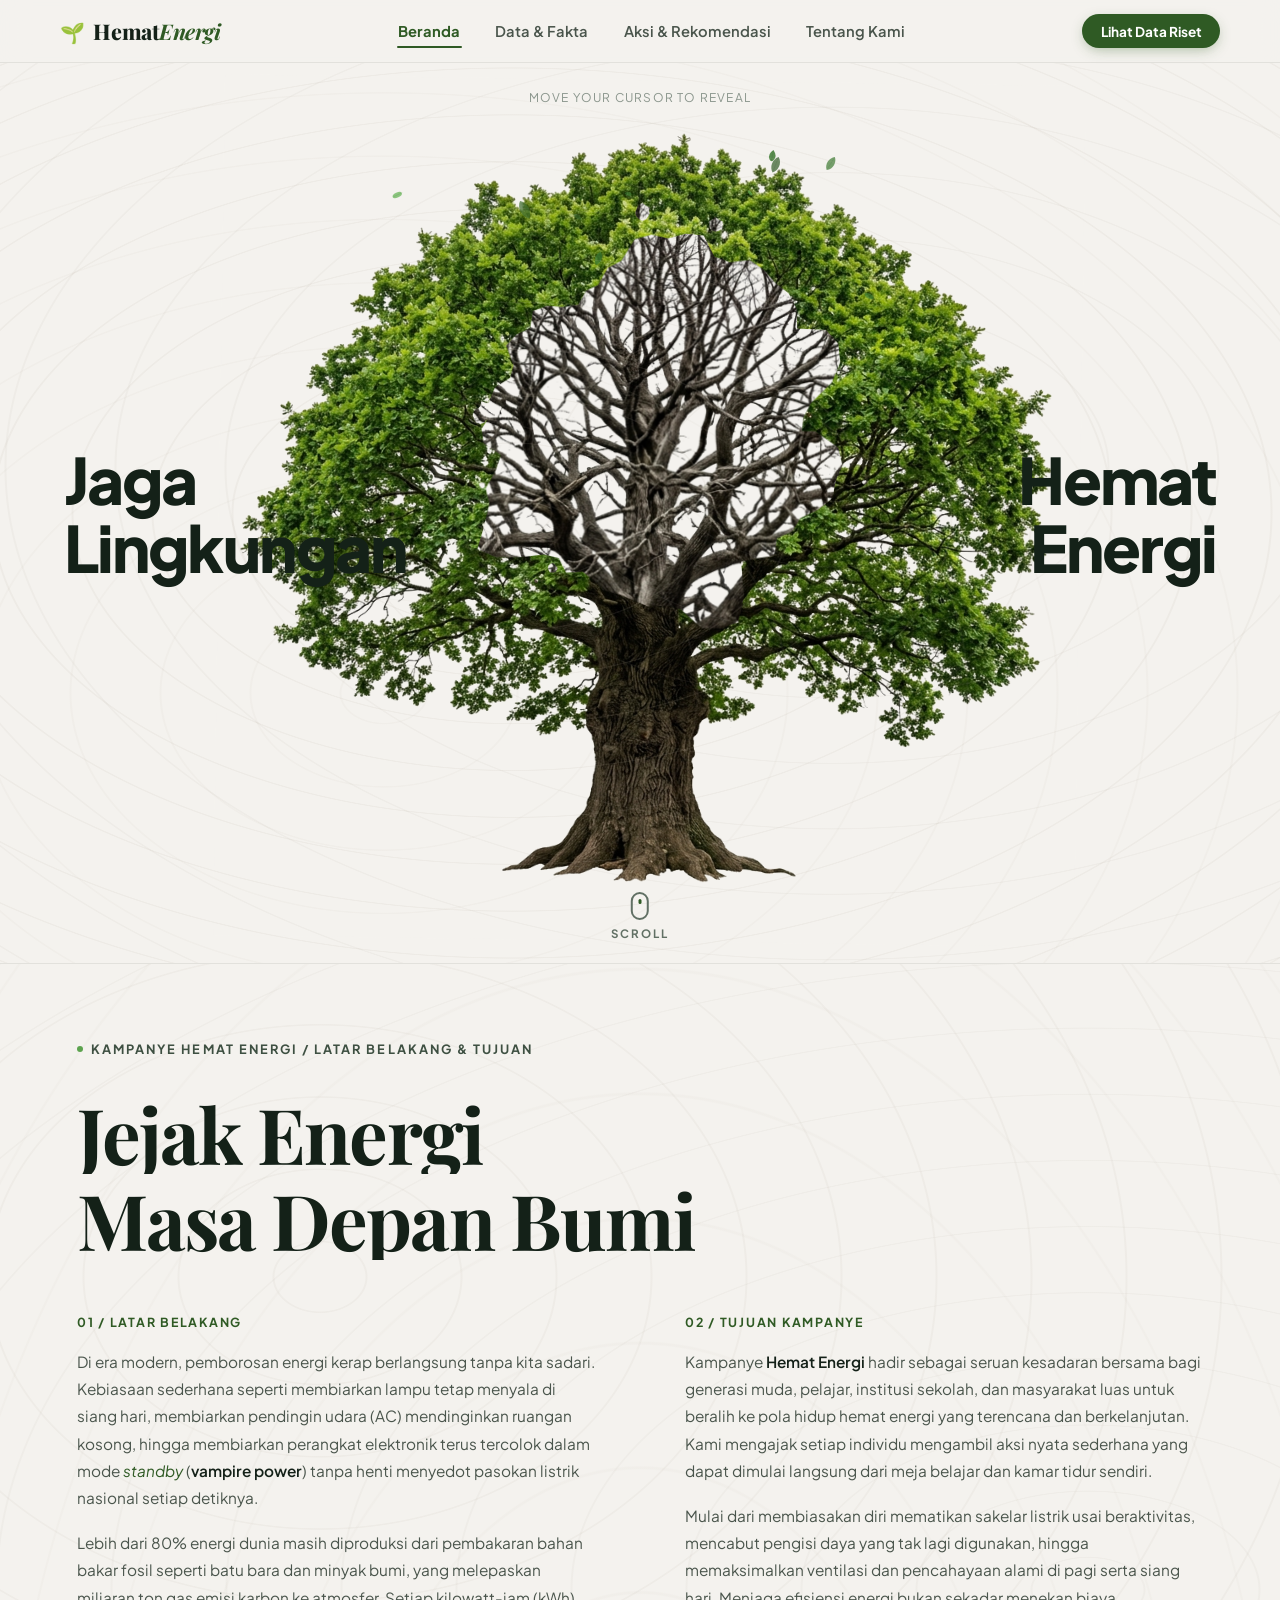
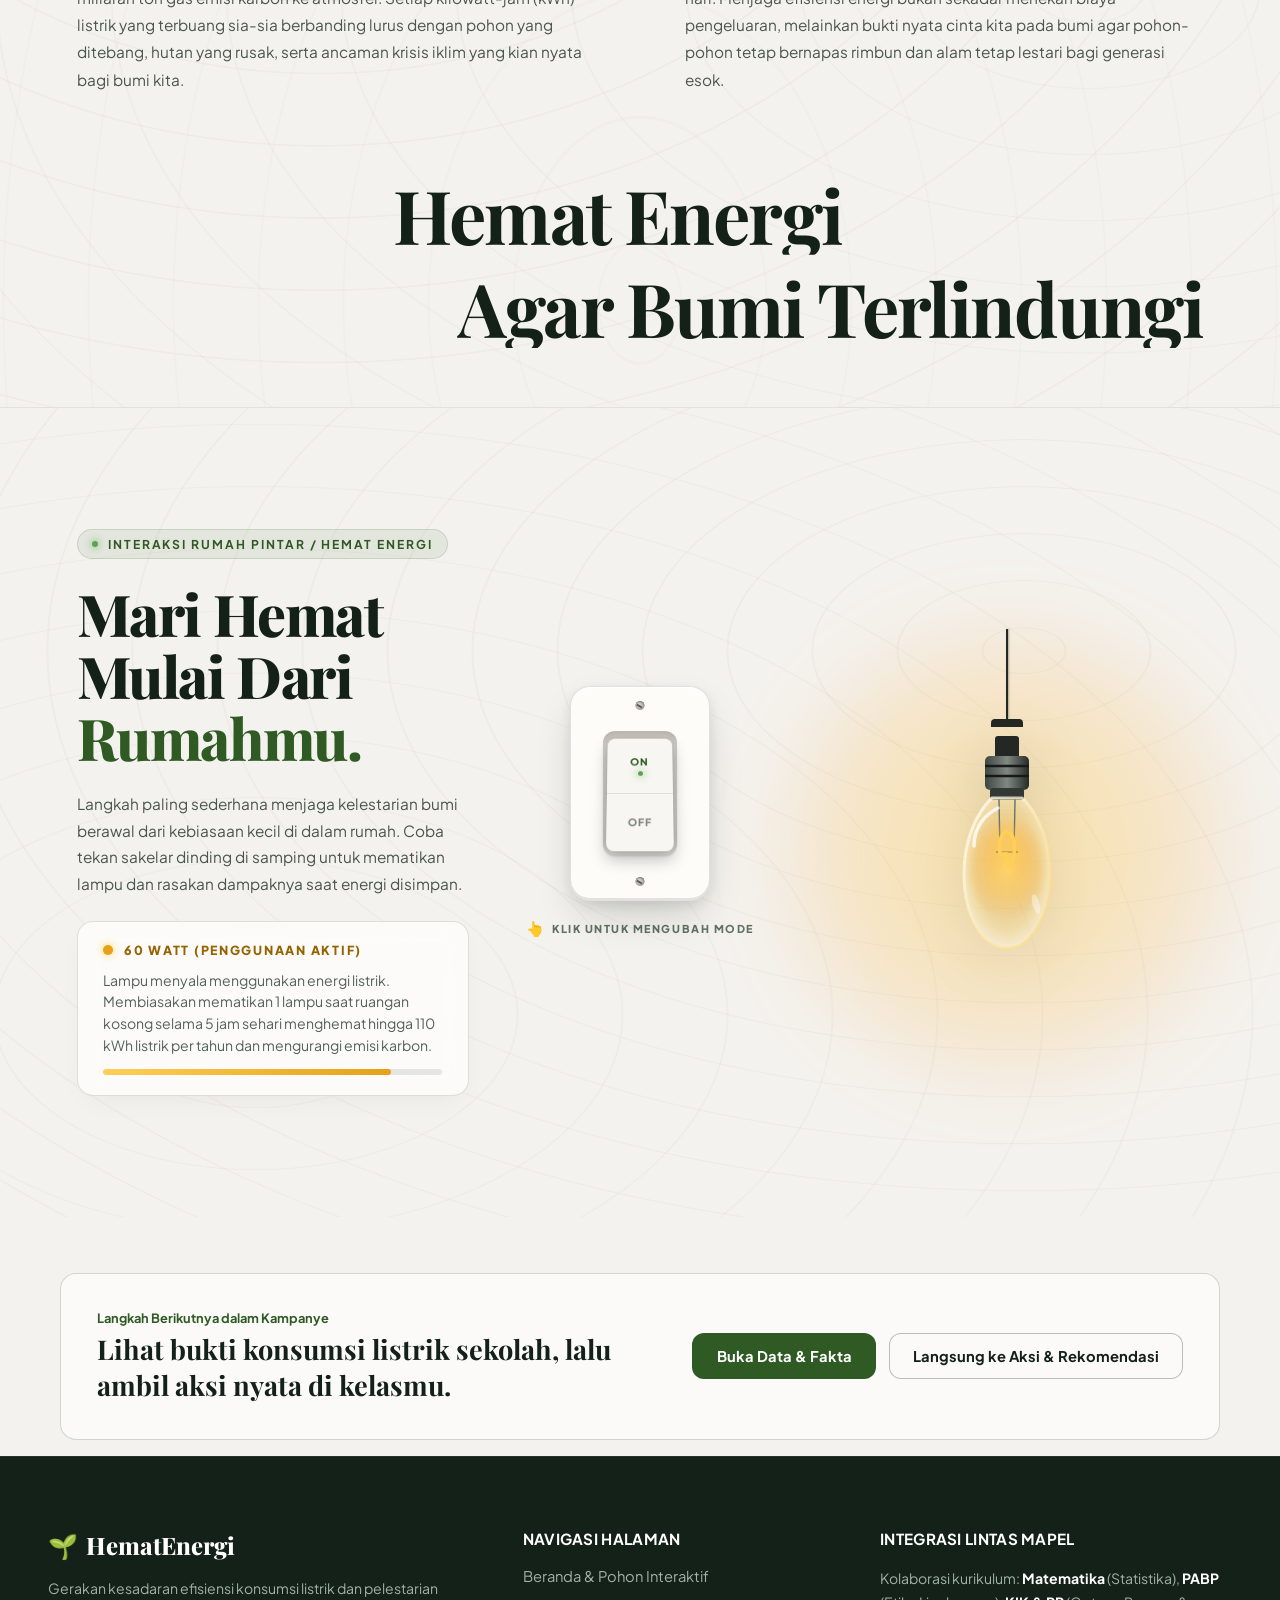
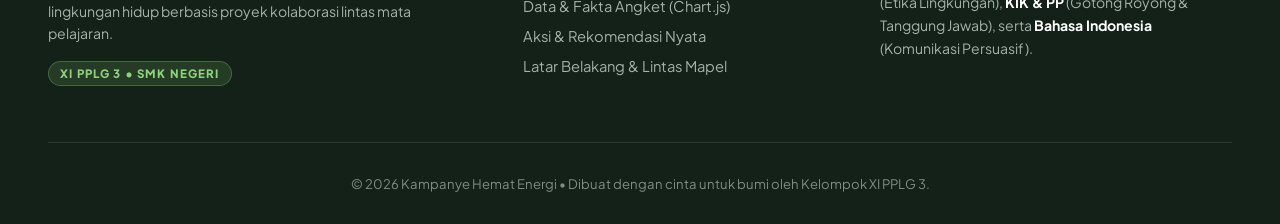
<file: index.html>
<!DOCTYPE html>
<html lang="en">

<head>
  <meta charset="UTF-8">
  <meta name="viewport" content="width=device-width, initial-scale=1.0">
  <title>HematEnergi – Save Energy, Save Nature</title>
  <link rel="preconnect" href="https://fonts.googleapis.com">
  <link rel="preconnect" href="https://fonts.gstatic.com" crossorigin>
  <link
    href="https://fonts.googleapis.com/css2?family=Playfair+Display:ital,wght@0,600;0,700;0,800;1,600&family=Plus+Jakarta+Sans:wght@400;500;600;700;800&display=swap"
    rel="stylesheet">
  <link rel="stylesheet" href="style.css?v=5">
</head>

<body>

  <!-- ═══════════════════════════════════════════════════════
       NAVBAR BERSAMA (SHARED NAVBAR)
       ═══════════════════════════════════════════════════════ -->
  <header class="site-header" id="siteHeader">
    <div class="header-container">
      <a href="index.html" class="nav-brand">
        <span class="brand-icon">🌱</span>
        <span class="brand-text">Hemat<span class="brand-highlight">Energi</span></span>
      </a>

      <nav class="nav-menu" id="navMenu" aria-label="Navigasi utama">
        <a href="index.html" class="nav-link active" aria-current="page">Beranda</a>
        <a href="data.html" class="nav-link">Data &amp; Fakta</a>
        <a href="aksi.html" class="nav-link">Aksi &amp; Rekomendasi</a>
        <a href="tentang.html" class="nav-link">Tentang Kami</a>
      </nav>

      <div class="header-actions">
        <a href="data.html" class="nav-cta-btn">Lihat Data Riset</a>
        <button type="button" class="mobile-toggle" id="mobileToggle" aria-label="Buka menu navigasi"
          aria-expanded="false" aria-controls="navMenu">
          <span class="mobile-toggle-bars" aria-hidden="true">
            <span></span>
            <span></span>
            <span></span>
          </span>
          <span class="mobile-toggle-label">Menu</span>
        </button>
      </div>
    </div>
  </header>

  <!-- ═══════════════════════════════════════════════════════
       SECTION 1: HERO SECTION POHON INTERAKTIF
       ═══════════════════════════════════════════════════════ -->
  <section class="hero" id="hero">
    <span class="cursor-hint" id="cursorHint">Move your cursor to reveal</span>

    <!-- Side headings -->
    <div class="side-heading side-heading--left">
      Jaga<br>Lingkungan
    </div>
    <div class="side-heading side-heading--right">
      Hemat<br>Energi
    </div>

    <div class="tree-container" id="treeContainer">
      <!-- Base: living tree -->
      <img src="./public/living-tree.png" alt="Living tree" class="tree-living" id="livingTreeImg" />

      <!-- Reveal: dead tree (masked by canvas) -->
      <img src="./public/dead-tree.png" alt="Dead tree" class="tree-dead" id="deadTreeImg"
        style="visibility: hidden;" />

      <!-- Canvas draws the composite: dead-tree clipped by ink mask -->
      <canvas id="inkCanvas"></canvas>
    </div>

    <!-- Falling leaves overlay (hero container) -->
    <canvas id="leavesCanvas"></canvas>

    <!-- Scroll down indicator -->
    <a href="#campaignSection" class="hero-scroll-indicator" id="scrollIndicator" aria-label="Gulir ke bawah">
      <div class="scroll-mouse">
        <div class="scroll-wheel"></div>
      </div>
      <span>Scroll</span>
    </a>
  </section>

  <!-- ═══════════════════════════════════════════════════════
       SECTION 2: LATAR BELAKANG & TUJUAN KAMPANYE
       (Tata Letak Sesuai Referensi Gambar)
       ═══════════════════════════════════════════════════════ -->
  <section class="campaign-section" id="campaignSection">
    <div class="campaign-container">

      <!-- Eyebrow (Teks Kecil di Kiri Atas) -->
      <div class="campaign-eyebrow fade-item fade-delay-eyebrow">
        <span class="eyebrow-dot"></span>
        KAMPANYE HEMAT ENERGI / LATAR BELAKANG &amp; TUJUAN
      </div>

      <!-- Judul Utama 2 Baris: High Line Reveal (Block Highlighter Wipe) -->
      <h2 class="campaign-title">
        <span class="reveal-line-wrap">
          <span class="reveal-block reveal-block-line-1"></span>
          <span class="reveal-text reveal-text-line-1">Jejak Energi</span>
        </span>
        <span class="reveal-line-wrap">
          <span class="reveal-block reveal-block-line-2"></span>
          <span class="reveal-text reveal-text-line-2">Masa Depan Bumi</span>
        </span>
      </h2>

      <!-- Grid 2 Kolom Paragraf di Bagian Tengah -->
      <div class="campaign-grid">
        <!-- Kolom Kiri: Latar Belakang & Cerita Singkat -->
        <div class="campaign-col fade-item fade-delay-col-1">
          <div class="col-title">01 / Latar Belakang</div>
          <p class="campaign-desc">
            Di era modern, pemborosan energi kerap berlangsung tanpa kita sadari. Kebiasaan sederhana seperti membiarkan
            lampu tetap menyala di siang hari, membiarkan pendingin udara (AC) mendinginkan ruangan kosong, hingga
            membiarkan perangkat elektronik terus tercolok dalam mode <em>standby</em> (<strong>vampire power</strong>)
            tanpa henti menyedot pasokan listrik nasional setiap detiknya.
          </p>
          <p class="campaign-desc">
            Lebih dari 80% energi dunia masih diproduksi dari pembakaran bahan bakar fosil seperti batu bara dan minyak
            bumi, yang melepaskan miliaran ton gas emisi karbon ke atmosfer. Setiap kilowatt-jam (kWh) listrik yang
            terbuang sia-sia berbanding lurus dengan pohon yang ditebang, hutan yang rusak, serta ancaman krisis iklim
            yang kian nyata bagi bumi kita.
          </p>
        </div>

        <!-- Kolom Kanan: Tujuan Kampanye -->
        <div class="campaign-col fade-item fade-delay-col-2">
          <div class="col-title">02 / Tujuan Kampanye</div>
          <p class="campaign-desc">
            Kampanye <strong>Hemat Energi</strong> hadir sebagai seruan kesadaran bersama bagi generasi muda, pelajar,
            institusi sekolah, dan masyarakat luas untuk beralih ke pola hidup hemat energi yang terencana dan
            berkelanjutan. Kami mengajak setiap individu mengambil aksi nyata sederhana yang dapat dimulai langsung dari
            meja belajar dan kamar tidur sendiri.
          </p>
          <p class="campaign-desc">
            Mulai dari membiasakan diri mematikan sakelar listrik usai beraktivitas, mencabut pengisi daya yang tak lagi
            digunakan, hingga memaksimalkan ventilasi dan pencahayaan alami di pagi serta siang hari. Menjaga efisiensi
            energi bukan sekadar menekan biaya pengeluaran, melainkan bukti nyata cinta kita pada bumi agar pohon-pohon
            tetap bernapas rimbun dan alam tetap lestari bagi generasi esok.
          </p>
        </div>
      </div>

      <!-- Penutup Kampanye: High Line Reveal (Block Highlighter Wipe) -->
      <div class="campaign-closing-area">
        <h3 class="campaign-closing-title" id="campaignClosingTitle">
          <span class="reveal-line-wrap">
            <span class="reveal-block reveal-block-closing-1"></span>
            <span class="reveal-text reveal-text-closing-1">Hemat Energi</span>
          </span>
          <span class="reveal-line-wrap">
            <span class="reveal-block reveal-block-closing-2"></span>
            <span class="reveal-text reveal-text-closing-2">Agar Bumi Terlindungi</span>
          </span>
        </h3>
      </div>

    </div>
  </section>

  <!-- ═══════════════════════════════════════════════════════
       SECTION 3: SMART HOME ENERGY SWITCH
       ═══════════════════════════════════════════════════════ -->
  <section class="switch-section light-on" id="smartSwitchSection">
    <div class="switch-container">
      <div class="switch-grid">

        <!-- Column 1 (Left): Bold Editorial Call-To-Action -->
        <div class="switch-col-left">
          <div class="switch-eyebrow">
            <span class="switch-eyebrow-dot"></span>
            <span>INTERAKSI RUMAH PINTAR / HEMAT ENERGI</span>
          </div>

          <h2 class="switch-heading">
            <span>Mari Hemat</span>
            <span>Mulai Dari</span>
            <span class="switch-heading-highlight">Rumahmu.</span>
          </h2>

          <p class="switch-subcaption">
            Langkah paling sederhana menjaga kelestarian bumi berawal dari kebiasaan kecil di dalam rumah. Coba tekan
            sakelar dinding di samping untuk mematikan lampu dan rasakan dampaknya saat energi disimpan.
          </p>

          <!-- Interactive Live Energy Metric Status Card -->
          <div class="energy-status-card" id="energyStatusCard">
            <div class="energy-status-header">
              <span class="status-indicator-dot" id="statusDot"></span>
              <span class="status-indicator-label" id="statusLabel">60 WATT (PENGGUNAAN AKTIF)</span>
            </div>
            <p class="status-dynamic-text" id="statusDesc">
              Lampu menyala menggunakan energi listrik. Membiasakan mematikan 1 lampu saat ruangan kosong selama 5 jam
              sehari menghemat hingga 110 kWh listrik per tahun dan mengurangi emisi karbon.
            </p>
            <div class="status-meter-bar">
              <div class="status-meter-fill" id="statusMeterFill"></div>
            </div>
          </div>
        </div>

        <!-- Column 2 (Center): Tactile Minimalist 3D Rocker Wall Switch -->
        <div class="switch-col-center">
          <div class="tactile-switch-wrap">
            <div class="wall-plate" id="wallLightSwitch" role="button" tabindex="0" aria-label="Sakelar Lampu Pintar">
              <!-- Screws -->
              <div class="plate-screw plate-screw--top"><span class="screw-slot"></span></div>
              <div class="plate-screw plate-screw--bottom"><span class="screw-slot"></span></div>

              <!-- Recessed Switch Housing / Bezel -->
              <div class="plate-recess">
                <div class="rocker-switch" id="rockerPaddle">
                  <div class="rocker-face rocker-face--top">
                    <span class="rocker-text">ON</span>
                    <span class="rocker-led" id="rockerLed"></span>
                  </div>
                  <div class="rocker-face rocker-face--bottom">
                    <span class="rocker-text">OFF</span>
                  </div>
                </div>
              </div>
            </div>
            <div class="switch-click-hint">
              <span class="click-hint-icon">👆</span>
              <span class="click-hint-text">KLIK UNTUK MENGUBAH MODE</span>
            </div>
          </div>
        </div>

        <!-- Column 3 (Right): Swaying 3D Hanging Pendant Light Bulb -->
        <div class="switch-col-right" id="bulbInteractiveZone">
          <!-- Ambient Radial Light Aura -->
          <div class="ambient-light-aura" id="ambientLightAura"></div>

          <!-- Hanging Pendant Assembly (Pendulum Sway) -->
          <div class="hanging-pendant" id="hangingPendant">
            <!-- Suspended Ceiling Cord -->
            <div class="pendant-cord-line"></div>

            <!-- Ceiling Canopy Mount -->
            <div class="pendant-canopy"></div>

            <!-- Bulb & Fixture Container -->
            <div class="pendant-bulb-unit">
              <!-- SVG Realistic 3D Glass Pendant Bulb -->
              <svg class="bulb-svg" viewBox="0 0 170 270" width="170" height="270" fill="none"
                xmlns="http://www.w3.org/2000/svg">
                <!-- Socket Fixture / Metal Cap -->
                <rect x="73" y="10" width="24" height="22" rx="3" fill="#242825" />
                <rect x="63" y="30" width="44" height="34" rx="5" fill="url(#pendantSocketGrad)" />
                <line x1="63" y1="40" x2="107" y2="40" stroke="#171a18" stroke-width="2.5" />
                <line x1="63" y1="50" x2="107" y2="50" stroke="#171a18" stroke-width="2.5" />
                <rect x="68" y="62" width="34" height="12" rx="3" fill="#323834" />

                <!-- Glow Aura Inside Glass (ON state) -->
                <ellipse class="svg-filament-aura" id="svgFilamentAura" cx="85" cy="142" rx="42" ry="52"
                  fill="url(#innerWarmGlow)" />

                <!-- Bulb Glass Teardrop Envelope -->
                <path class="bulb-glass-contour" id="bulbGlassContour"
                  d="M70 72 C70 72, 42 96, 42 148 C42 192, 62 222, 85 222 C108 222, 128 192, 128 148 C128 96, 100 72, 100 72 Z"
                  fill="url(#glassTintGrad)" stroke="url(#glassEdgeGrad)" stroke-width="3" />

                <!-- Filament Internal Support Mounts -->
                <line x1="77" y1="74" x2="78" y2="128" stroke="#666f68" stroke-width="1.4" stroke-linecap="round" />
                <line x1="93" y1="74" x2="92" y2="128" stroke="#666f68" stroke-width="1.4" stroke-linecap="round" />
                <line x1="74" y1="126" x2="96" y2="126" stroke="#555c57" stroke-width="1.2" />

                <!-- Tungsten Coiled Filament Path -->
                <path class="bulb-tungsten-filament" id="tungstenFilament"
                  d="M78 128 C76 112, 81 106, 85 106 C89 106, 94 112, 92 128 C89 144, 85 144, 85 128 Z" fill="none"
                  stroke="#ffcf56" stroke-width="3.5" stroke-linecap="round" stroke-linejoin="round" />

                <!-- Realistic Glass Specular Curve Reflections -->
                <path d="M52 120 C52 100, 64 88, 76 82" stroke="rgba(255, 255, 255, 0.75)" stroke-width="3.5"
                  stroke-linecap="round" />
                <ellipse cx="114" cy="178" rx="3.5" ry="10" fill="rgba(255, 255, 255, 0.4)"
                  transform="rotate(-15 114 178)" />

                <!-- Shading and Gradient Definitions -->
                <defs>
                  <linearGradient id="pendantSocketGrad" x1="0" y1="0" x2="1" y2="0">
                    <stop offset="0%" stop-color="#404642" />
                    <stop offset="50%" stop-color="#808882" />
                    <stop offset="100%" stop-color="#262a27" />
                  </linearGradient>

                  <!-- Dynamic Glass Tint -->
                  <radialGradient id="glassTintGrad" cx="50%" cy="46%" r="54%">
                    <stop id="glassStop1" offset="0%" stop-color="rgba(255, 235, 160, 0.38)" />
                    <stop id="glassStop2" offset="65%" stop-color="rgba(255, 210, 100, 0.18)" />
                    <stop id="glassStop3" offset="100%" stop-color="rgba(255, 255, 255, 0.45)" />
                  </radialGradient>

                  <!-- Glass Edge Highlight -->
                  <linearGradient id="glassEdgeGrad" x1="0" y1="0" x2="1" y2="1">
                    <stop id="edgeStop1" offset="0%" stop-color="rgba(255, 255, 255, 0.85)" />
                    <stop id="edgeStop2" offset="100%" stop-color="rgba(255, 215, 110, 0.55)" />
                  </linearGradient>

                  <!-- Inner Warm Light Glow -->
                  <radialGradient id="innerWarmGlow" cx="50%" cy="50%" r="50%">
                    <stop id="glowStop1" offset="0%" stop-color="rgba(255, 207, 86, 0.95)" />
                    <stop id="glowStop2" offset="55%" stop-color="rgba(255, 175, 45, 0.4)" />
                    <stop id="glowStop3" offset="100%" stop-color="rgba(255, 140, 20, 0)" />
                  </radialGradient>
                </defs>
              </svg>
            </div>
          </div>

          <!-- Floating Eco Savings Badge (Appears when Light is OFF) -->
          <div class="eco-save-badge" id="ecoSaveBadge">
            <span class="eco-save-icon">🌱</span>
            <div class="eco-save-info">
              <span class="eco-save-title">Mode Hemat Daya Aktif</span>
              <span class="eco-save-metric">100% Efisiensi Listrik • Emisi Tercegah</span>
            </div>
          </div>
        </div>

      </div>
    </div>
  </section>

  <!-- ═══════════════════════════════════════════════════════
       ALUR KAMPANYE: BERANDA -> DATA -> AKSI
       ═══════════════════════════════════════════════════════ -->
  <section class="bridge-section" aria-label="Lanjutkan alur kampanye">
    <div class="flow-strip-box">
      <div class="flow-strip-copy">
        <p class="flow-strip-label">Langkah Berikutnya dalam Kampanye</p>
        <h2 class="flow-strip-title">Lihat bukti konsumsi listrik sekolah, lalu ambil aksi nyata di kelasmu.</h2>
      </div>
      <div class="flow-strip-links">
        <a href="data.html" class="aksi-btn-primary">Buka Data &amp; Fakta</a>
        <a href="aksi.html" class="aksi-btn-secondary">Langsung ke Aksi &amp; Rekomendasi</a>
      </div>
    </div>
  </section>

  <!-- ═══════════════════════════════════════════════════════
       FOOTER BERSAMA (SHARED FOOTER)
       ═══════════════════════════════════════════════════════ -->
  <footer class="site-footer">
    <div class="footer-container">
      <div class="footer-col-brand">
        <div class="footer-brand">
          <span class="footer-logo-icon">🌱</span>
          <span class="footer-logo-text">HematEnergi</span>
        </div>
        <p class="footer-tagline">
          Gerakan kesadaran efisiensi konsumsi listrik dan pelestarian lingkungan hidup berbasis proyek kolaborasi lintas mata pelajaran.
        </p>
        <div class="footer-badge">
          <span>XI PPLG 3 • SMK Negeri</span>
        </div>
      </div>

      <div class="footer-col-links">
        <h4 class="footer-title">Navigasi Halaman</h4>
        <ul class="footer-nav-list">
          <li><a href="index.html">Beranda &amp; Pohon Interaktif</a></li>
          <li><a href="data.html">Data &amp; Fakta Angket (Chart.js)</a></li>
          <li><a href="aksi.html">Aksi &amp; Rekomendasi Nyata</a></li>
          <li><a href="tentang.html">Latar Belakang &amp; Lintas Mapel</a></li>
        </ul>
      </div>

      <div class="footer-col-mapel">
        <h4 class="footer-title">Integrasi Lintas Mapel</h4>
        <p class="footer-mapel-text">
          Kolaborasi kurikulum: <strong>Matematika</strong> (Statistika), <strong>PABP</strong> (Etika Lingkungan), <strong>KIK &amp; PP</strong> (Gotong Royong &amp; Tanggung Jawab), serta <strong>Bahasa Indonesia</strong> (Komunikasi Persuasif).
        </p>
      </div>
    </div>

    <div class="footer-bottom-bar">
      <p>&copy; 2026 Kampanye Hemat Energi • Dibuat dengan cinta untuk bumi oleh Kelompok XI PPLG 3.</p>
    </div>
  </footer>

  <script src="script.js"></script>

  <!-- Mobile Toggle Menu Script -->
  <script>
    const mobileToggle = document.getElementById("mobileToggle");
    const navMenu = document.getElementById("navMenu");
    if (mobileToggle && navMenu) {
      mobileToggle.addEventListener("click", () => {
        const isOpen = navMenu.classList.toggle("open");
        mobileToggle.setAttribute("aria-expanded", String(isOpen));
      });
      document.addEventListener("keydown", (e) => {
        if (e.key === "Escape" && navMenu.classList.contains("open")) {
          navMenu.classList.remove("open");
          mobileToggle.setAttribute("aria-expanded", "false");
          mobileToggle.focus();
        }
      });
    }
  </script>

</body>

</html>
</file>
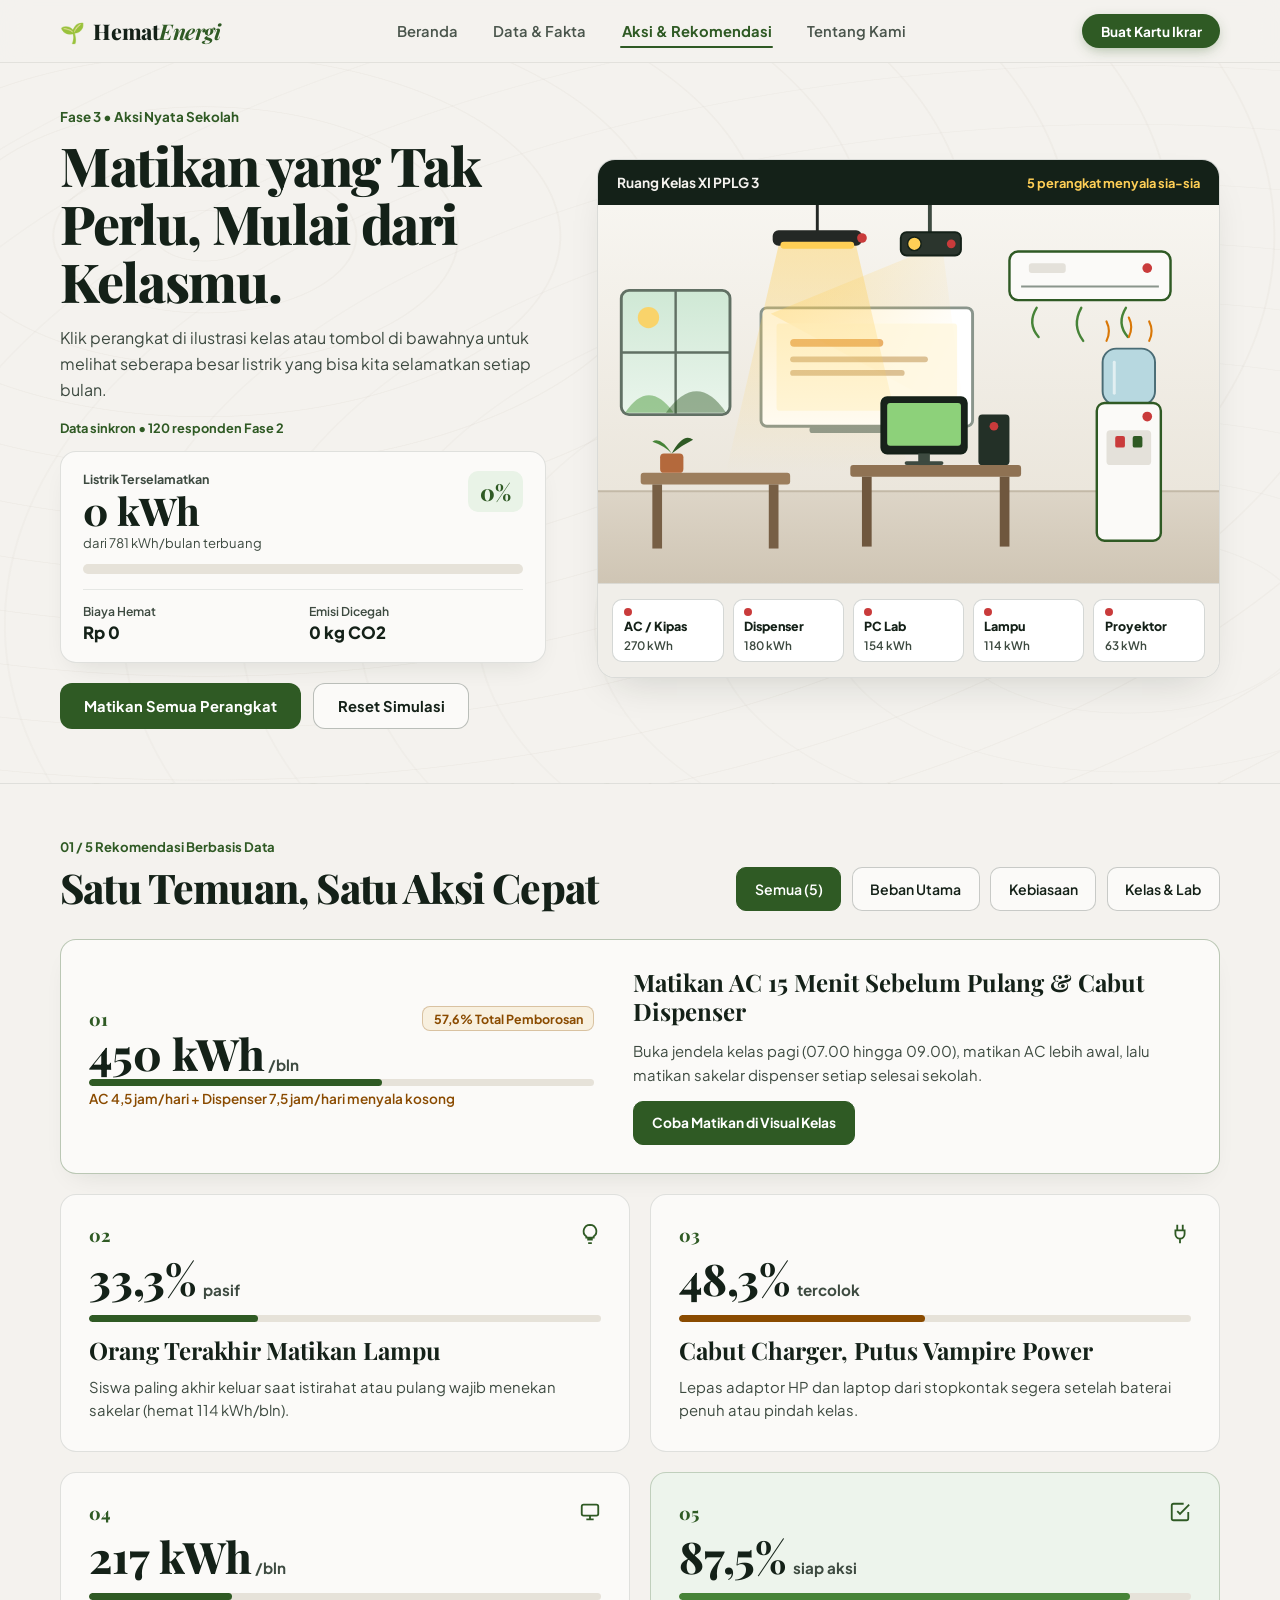
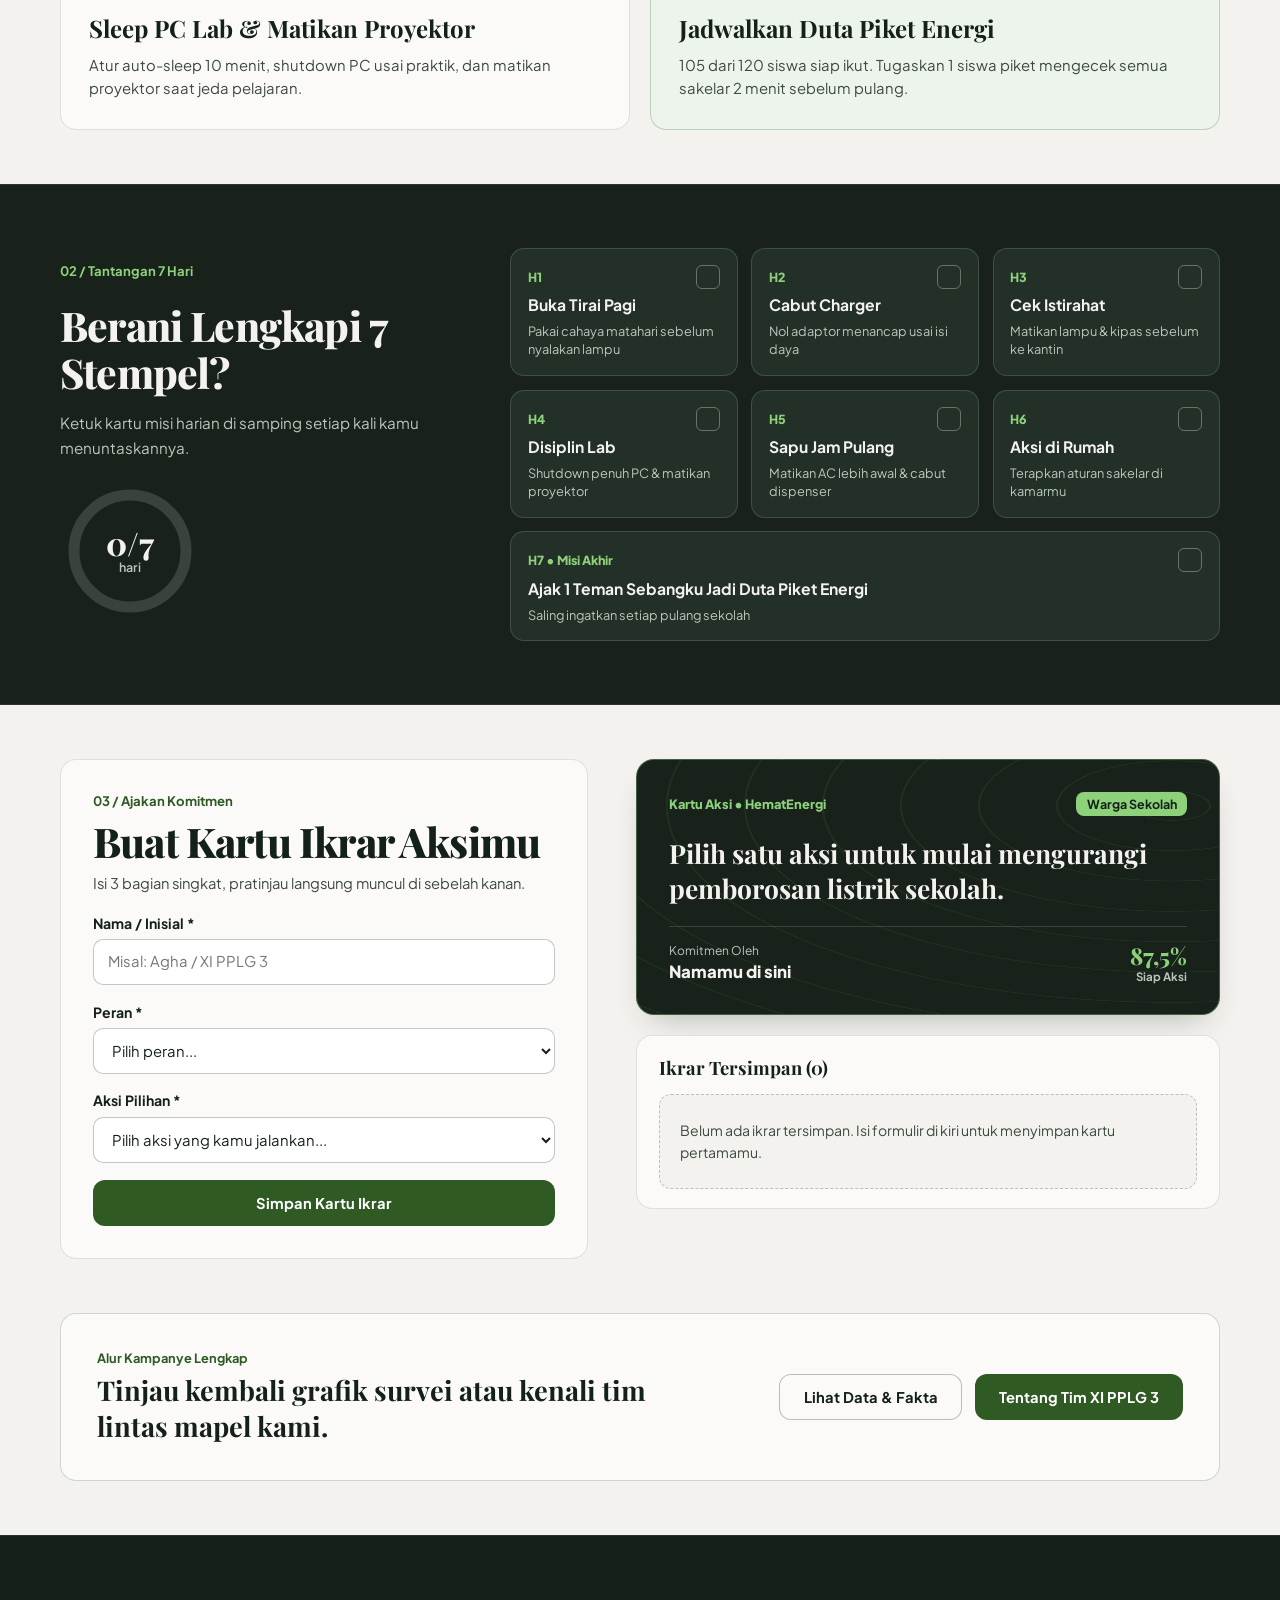
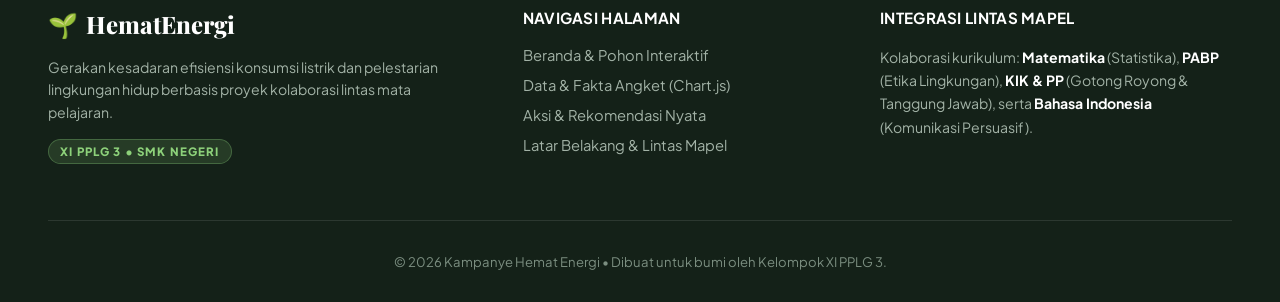
<file: aksi.html>
<!DOCTYPE html>
<html lang="id">

<head>
  <meta charset="UTF-8">
  <meta name="viewport" content="width=device-width, initial-scale=1.0">
  <title>Aksi &amp; Rekomendasi | Kampanye Hemat Energi</title>

  <link rel="preconnect" href="https://fonts.googleapis.com">
  <link rel="preconnect" href="https://fonts.gstatic.com" crossorigin>
  <link
    href="https://fonts.googleapis.com/css2?family=Playfair+Display:ital,wght@0,600;0,700;0,800;1,600&family=Plus+Jakarta+Sans:wght@400;500;600;700;800&display=swap"
    rel="stylesheet">

  <link rel="stylesheet" href="style.css?v=5">
</head>

<body class="aksi-page">
  <a href="#kontenUtama" class="skip-link">Langsung ke konten utama</a>

  <!-- Navbar Bersama -->
  <header class="site-header" id="siteHeader">
    <div class="header-container">
      <a href="index.html" class="nav-brand">
        <span class="brand-icon" aria-hidden="true">🌱</span>
        <span class="brand-text">Hemat<span class="brand-highlight">Energi</span></span>
      </a>

      <nav class="nav-menu" id="navMenu" aria-label="Navigasi utama">
        <a href="index.html" class="nav-link">Beranda</a>
        <a href="data.html" class="nav-link">Data &amp; Fakta</a>
        <a href="aksi.html" class="nav-link active" aria-current="page">Aksi &amp; Rekomendasi</a>
        <a href="tentang.html" class="nav-link">Tentang Kami</a>
      </nav>

      <div class="header-actions">
        <a href="#ikrar" class="nav-cta-btn">Buat Kartu Ikrar</a>
        <button type="button" class="mobile-toggle" id="mobileToggle" aria-label="Buka menu navigasi"
          aria-expanded="false" aria-controls="navMenu">
          <span class="mobile-toggle-bars" aria-hidden="true">
            <span></span>
            <span></span>
            <span></span>
          </span>
          <span class="mobile-toggle-label">Menu</span>
        </button>
      </div>
    </div>
  </header>

  <main id="kontenUtama">

    <!-- Section 1: Interactive Visual Classroom Hero -->
    <section class="v3-hero" aria-labelledby="v3HeroHeading">
      <div class="aksi-container">
        <div class="v3-hero-grid">

          <!-- Left: Punchy Headline & Live Impact HUD -->
          <div class="v3-hero-copy">
            <p class="v3-kicker">Fase 3 • Aksi Nyata Sekolah</p>
            <h1 id="v3HeroHeading" class="v3-title">
              Matikan yang Tak Perlu, Mulai dari Kelasmu.
            </h1>
            <p class="v3-lead">
              Klik perangkat di ilustrasi kelas atau tombol di bawahnya untuk melihat seberapa besar listrik yang bisa
              kita selamatkan setiap bulan.
            </p>

            <!-- Data Sync State -->
            <div class="v3-sync-bar">
              <span class="v3-sync-text" id="aksiDataStatus" aria-live="polite">Memuat data Fase 2...</span>
              <button type="button" class="v3-inline-retry" id="retryDataBtn" hidden>Muat Ulang</button>
            </div>
            <div class="v3-loading-note" id="aksiDataLoading" role="status">Menyelaraskan data observasi...</div>
            <div class="v3-error-note" id="aksiDataError" role="alert" hidden>
              Data live tidak terbaca. Menampilkan angka observasi cadangan (781 kWh/bln).
            </div>

            <!-- Live Savings HUD -->
            <div class="v3-hud" aria-live="polite">
              <div class="v3-hud-top">
                <div>
                  <span class="v3-hud-label">Listrik Terselamatkan</span>
                  <strong class="v3-hud-big" id="hudKwh">0 kWh</strong>
                  <span class="v3-hud-sub" id="hudKwhSub">dari 781 kWh/bulan terbuang</span>
                </div>
                <span class="v3-hud-pct" id="hudPct">0%</span>
              </div>

              <div class="v3-meter-track" aria-hidden="true">
                <div class="v3-meter-fill" id="hudMeterFill" style="width: 0%;"></div>
              </div>

              <div class="v3-hud-mini-row">
                <div class="v3-hud-mini">
                  <span class="v3-hud-mini-label">Biaya Hemat</span>
                  <strong id="hudRupiah">Rp 0</strong>
                </div>
                <div class="v3-hud-mini">
                  <span class="v3-hud-mini-label">Emisi Dicegah</span>
                  <strong id="hudCo2">0 kg CO2</strong>
                </div>
              </div>
            </div>

            <div class="v3-hero-controls">
              <button type="button" class="aksi-btn-primary" id="turnOffAllBtn">Matikan Semua Perangkat</button>
              <button type="button" class="aksi-btn-secondary" id="turnOnAllBtn">Reset Simulasi</button>
            </div>
          </div>

          <!-- Right: Interactive Classroom SVG Stage + Device Switch Pills -->
          <div class="v3-stage-wrap">
            <div class="v3-classroom-card" id="classroomStage" data-saved-state="wasting">
              <div class="v3-stage-header">
                <span class="v3-stage-title">Ruang Kelas XI PPLG 3</span>
                <span class="v3-stage-state" id="stageStateLabel">5 perangkat menyala sia-sia</span>
              </div>

              <!-- Bespoke Interactive Classroom SVG -->
              <svg class="v3-classroom-svg" viewBox="0 0 640 390" width="640" height="390"
                role="img" aria-label="Ilustrasi interaktif ruang kelas dengan 5 perangkat listrik: lampu, AC, proyektor, dispenser air, dan PC lab">
                <defs>
                  <linearGradient id="wallGrad" x1="0" y1="0" x2="0" y2="1">
                    <stop offset="0%" stop-color="#f7f5f0" />
                    <stop offset="100%" stop-color="#ebe6dc" />
                  </linearGradient>
                  <linearGradient id="floorGrad" x1="0" y1="0" x2="0" y2="1">
                    <stop offset="0%" stop-color="#ddd5c7" />
                    <stop offset="100%" stop-color="#cfc5b4" />
                  </linearGradient>
                  <linearGradient id="lampBeam" x1="0" y1="0" x2="0" y2="1">
                    <stop offset="0%" stop-color="#ffcf56" stop-opacity="0.42" />
                    <stop offset="100%" stop-color="#ffcf56" stop-opacity="0" />
                  </linearGradient>
                  <linearGradient id="projBeam" x1="0" y1="0" x2="1" y2="0.4">
                    <stop offset="0%" stop-color="#ffcf56" stop-opacity="0.34" />
                    <stop offset="100%" stop-color="#ffcf56" stop-opacity="0.02" />
                  </linearGradient>
                  <linearGradient id="skyDay" x1="0" y1="0" x2="0" y2="1">
                    <stop offset="0%" stop-color="#cfe8d5" />
                    <stop offset="100%" stop-color="#eaf5ec" />
                  </linearGradient>
                </defs>

                <!-- Room Shell -->
                <rect x="0" y="0" width="640" height="295" fill="url(#wallGrad)" />
                <polygon points="0,295 640,295 640,390 0,390" fill="url(#floorGrad)" />
                <line x1="0" y1="295" x2="640" y2="295" stroke="#c3b9a7" stroke-width="2" />

                <!-- Sunlit Classroom Window (Natural Light Motif) -->
                <g class="svg-window">
                  <rect x="24" y="88" width="112" height="128" rx="8" fill="url(#skyDay)" stroke="#617064"
                    stroke-width="3" />
                  <line x1="80" y1="88" x2="80" y2="216" stroke="#617064" stroke-width="2.5" />
                  <line x1="24" y1="152" x2="136" y2="152" stroke="#617064" stroke-width="2.5" />
                  <circle cx="52" cy="116" r="11" fill="#ffcf56" opacity="0.85" />
                  <path d="M28 214 Q52 178 78 214 Z" fill="#5ca34e" opacity="0.55" />
                  <path d="M70 214 Q102 170 132 214 Z" fill="#2f5a24" opacity="0.45" />
                </g>

                <!-- Classroom Whiteboard -->
                <rect x="168" y="106" width="218" height="122" rx="6" fill="#ffffff" stroke="#8a958c"
                  stroke-width="3" />
                <rect x="218" y="228" width="118" height="7" rx="3" fill="#8a958c" />

                <!-- Projector Beam Overlay (Visible when projector ON) -->
                <g class="svg-device-effect" data-effect="proyektor">
                  <polygon points="325,52 178,112 378,220 356,52" fill="url(#projBeam)" />
                  <rect x="184" y="122" width="186" height="90" rx="3" fill="#fff7db" opacity="0.72" />
                  <rect x="198" y="138" width="96" height="8" rx="4" fill="#d97706" opacity="0.55" />
                  <rect x="198" y="156" width="142" height="6" rx="3" fill="#9a5b00" opacity="0.35" />
                  <rect x="198" y="170" width="118" height="6" rx="3" fill="#9a5b00" opacity="0.35" />
                </g>

                <!-- 1. LAMPU KELAS (Ceiling Lamp) -->
                <g class="svg-device is-on" id="svgDevLampu" data-device="lampu" role="button" tabindex="0"
                  aria-label="Lampu Ruang Kelas, sedang menyala. Klik untuk mematikan.">
                  <polygon class="svg-device-glow" points="186,42 266,42 320,275 132,275" fill="url(#lampBeam)" />
                  <line x1="226" y1="0" x2="226" y2="28" stroke="#242825" stroke-width="3" />
                  <rect x="180" y="26" width="92" height="16" rx="6" fill="#242825" />
                  <rect class="lamp-tube" x="188" y="38" width="76" height="7" rx="3.5" fill="#ffcf56" />
                  <circle class="dev-led" cx="272" cy="34" r="5" fill="#c93b3b" />
                  <rect x="164" y="8" width="124" height="50" fill="transparent" />
                </g>

                <!-- 2. PROYEKTOR LCD (Ceiling Mounted) -->
                <g class="svg-device is-on" id="svgDevProyektor" data-device="proyektor" role="button" tabindex="0"
                  aria-label="Proyektor LCD, sedang menyala. Klik untuk mematikan.">
                  <line x1="342" y1="0" x2="342" y2="30" stroke="#3d4a40" stroke-width="4" />
                  <rect x="312" y="28" width="62" height="24" rx="6" fill="#2b352d" stroke="#142118" stroke-width="2" />
                  <circle class="proj-lens" cx="326" cy="40" r="7" fill="#ffcf56" stroke="#142118" stroke-width="1.5" />
                  <circle class="dev-led" cx="364" cy="40" r="4.5" fill="#c93b3b" />
                  <rect x="302" y="12" width="84" height="50" fill="transparent" />
                </g>

                <!-- 3. AC / KIPAS (Wall Mounted AC Unit) -->
                <g class="svg-device is-on" id="svgDevAc" data-device="ac" role="button" tabindex="0"
                  aria-label="AC atau Kipas Angin, sedang menyala. Klik untuk mematikan.">
                  <rect x="424" y="48" width="166" height="50" rx="9" fill="#fbfaf8" stroke="#2f5a24"
                    stroke-width="2.5" />
                  <line x1="436" y1="84" x2="578" y2="84" stroke="#8a958c" stroke-width="2" />
                  <rect x="444" y="60" width="38" height="10" rx="3" fill="#e4e1da" />
                  <circle class="dev-led" cx="566" cy="65" r="5" fill="#c93b3b" />
                  <g class="ac-airflow">
                    <path d="M452 106 Q442 122 454 136" fill="none" stroke="#468337" stroke-width="2.5"
                      stroke-linecap="round" />
                    <path d="M498 106 Q488 124 500 140" fill="none" stroke="#468337" stroke-width="2.5"
                      stroke-linecap="round" />
                    <path d="M544 106 Q534 122 546 136" fill="none" stroke="#468337" stroke-width="2.5"
                      stroke-linecap="round" />
                  </g>
                  <rect x="416" y="40" width="182" height="104" fill="transparent" />
                </g>

                <!-- 4. PC LAB KOMPUTER (Desk + Monitor + Tower) -->
                <g class="svg-device is-on" id="svgDevPc" data-device="pc" role="button" tabindex="0"
                  aria-label="PC Lab Komputer, sedang menyala. Klik untuk mematikan.">
                  <!-- Desk -->
                  <rect x="260" y="268" width="176" height="12" rx="3" fill="#8f7253" />
                  <rect x="272" y="280" width="10" height="72" fill="#6f573e" />
                  <rect x="414" y="280" width="10" height="72" fill="#6f573e" />
                  <!-- Monitor -->
                  <rect x="292" y="198" width="88" height="58" rx="6" fill="#18221b" stroke="#142118"
                    stroke-width="2" />
                  <rect class="pc-screen" x="298" y="204" width="76" height="44" rx="3" fill="#8dd17a" />
                  <rect x="330" y="256" width="12" height="12" fill="#3d4a40" />
                  <rect x="316" y="264" width="40" height="4" rx="2" fill="#3d4a40" />
                  <!-- CPU Tower -->
                  <rect x="392" y="216" width="32" height="52" rx="4" fill="#233027" />
                  <circle class="dev-led" cx="408" cy="228" r="4.5" fill="#c93b3b" />
                  <rect x="282" y="190" width="150" height="90" fill="transparent" />
                </g>

                <!-- 5. DISPENSER AIR (Right Corner) -->
                <g class="svg-device is-on" id="svgDevDispenser" data-device="dispenser" role="button" tabindex="0"
                  aria-label="Dispenser Air, sedang menyala. Klik untuk mematikan.">
                  <!-- Water Gallon -->
                  <rect x="520" y="148" width="54" height="58" rx="14" fill="#b7d8e0" stroke="#4a6c75"
                    stroke-width="2" />
                  <path d="M532 162 L532 194" stroke="#ffffff" stroke-width="3" stroke-linecap="round" opacity="0.6" />
                  <!-- Dispenser Body -->
                  <rect x="514" y="204" width="66" height="142" rx="8" fill="#fbfaf8" stroke="#2f5a24"
                    stroke-width="2.5" />
                  <rect x="524" y="232" width="46" height="36" rx="4" fill="#e4e1da" />
                  <rect x="533" y="238" width="10" height="12" rx="2" fill="#c93b3b" />
                  <rect x="551" y="238" width="10" height="12" rx="2" fill="#2f5a24" />
                  <circle class="dev-led" cx="566" cy="218" r="5" fill="#c93b3b" />
                  <!-- Heat Waves when ON -->
                  <g class="disp-heat">
                    <path d="M524 140 Q529 130 524 120" fill="none" stroke="#d97706" stroke-width="2.2"
                      stroke-linecap="round" />
                    <path d="M547 136 Q552 126 547 116" fill="none" stroke="#d97706" stroke-width="2.2"
                      stroke-linecap="round" />
                    <path d="M568 140 Q573 130 568 120" fill="none" stroke="#d97706" stroke-width="2.2"
                      stroke-linecap="round" />
                  </g>
                  <rect x="506" y="116" width="84" height="238" fill="transparent" />
                </g>

                <!-- Student Desk Foreground Left -->
                <rect x="44" y="276" width="154" height="12" rx="3" fill="#9c7e5d" />
                <rect x="56" y="288" width="10" height="66" fill="#775f45" />
                <rect x="176" y="288" width="10" height="66" fill="#775f45" />
                <!-- Plant on Desk (Nature Motif) -->
                <rect x="64" y="256" width="24" height="20" rx="4" fill="#b4693c" />
                <path d="M76 256 Q64 238 56 244 Q68 248 76 256 Z" fill="#468337" />
                <path d="M76 256 Q88 234 98 242 Q86 248 76 256 Z" fill="#2f5a24" />
              </svg>

              <!-- Tactile Switch Bar Below Classroom -->
              <div class="v3-switch-dock" role="group" aria-label="Sakelar kontrol 5 perangkat ruang kelas">
                <button type="button" class="v3-dev-btn is-on" data-device="ac" aria-pressed="false">
                  <span class="v3-dev-dot" aria-hidden="true"></span>
                  <span class="v3-dev-name">AC / Kipas</span>
                  <span class="v3-dev-kwh">270 kWh</span>
                </button>
                <button type="button" class="v3-dev-btn is-on" data-device="dispenser" aria-pressed="false">
                  <span class="v3-dev-dot" aria-hidden="true"></span>
                  <span class="v3-dev-name">Dispenser</span>
                  <span class="v3-dev-kwh">180 kWh</span>
                </button>
                <button type="button" class="v3-dev-btn is-on" data-device="pc" aria-pressed="false">
                  <span class="v3-dev-dot" aria-hidden="true"></span>
                  <span class="v3-dev-name">PC Lab</span>
                  <span class="v3-dev-kwh">154 kWh</span>
                </button>
                <button type="button" class="v3-dev-btn is-on" data-device="lampu" aria-pressed="false">
                  <span class="v3-dev-dot" aria-hidden="true"></span>
                  <span class="v3-dev-name">Lampu</span>
                  <span class="v3-dev-kwh">114 kWh</span>
                </button>
                <button type="button" class="v3-dev-btn is-on" data-device="proyektor" aria-pressed="false">
                  <span class="v3-dev-dot" aria-hidden="true"></span>
                  <span class="v3-dev-name">Proyektor</span>
                  <span class="v3-dev-kwh">63 kWh</span>
                </button>
              </div>
            </div>
          </div>

        </div>
      </div>
    </section>

    <!-- Section 2: 5 Visual Action Tiles (Data-Driven, Zero Wall of Text) -->
    <section class="v3-actions-section" id="rekomendasi" aria-labelledby="rekomendasiHeading">
      <div class="aksi-container">
        <div class="v3-section-head">
          <div>
            <p class="section-index">01 / 5 Rekomendasi Berbasis Data</p>
            <h2 id="rekomendasiHeading" class="section-heading">Satu Temuan, Satu Aksi Cepat</h2>
          </div>

          <div class="filter-bar v3-filter-bar" role="group" aria-label="Filter kategori rekomendasi">
            <button type="button" class="filter-btn is-active" data-filter="semua" aria-pressed="true">Semua (5)</button>
            <button type="button" class="filter-btn" data-filter="prioritas" aria-pressed="false">Beban Utama</button>
            <button type="button" class="filter-btn" data-filter="perilaku" aria-pressed="false">Kebiasaan</button>
            <button type="button" class="filter-btn" data-filter="kelas-lab" aria-pressed="false">Kelas &amp; Lab</button>
          </div>
        </div>

        <div class="rekomendasi-empty" id="rekomendasiEmpty" hidden>
          <p>Tidak ada aksi pada kategori ini.</p>
          <button type="button" class="aksi-btn-secondary" id="resetFilterBtn">Tampilkan Semua</button>
        </div>

        <div class="v3-tiles-grid" id="rekomendasiList">

          <!-- Tile 1: Featured Wide Tile (AC & Dispenser) -->
          <article class="v3-tile v3-tile--featured" data-category="prioritas">
            <div class="v3-tile-visual">
              <div class="v3-tile-top">
                <span class="v3-tile-num">01</span>
                <span class="rec-priority-tag">57,6% Total Pemborosan</span>
              </div>
              <div class="v3-big-metric" id="tileMetric1">450 kWh<small>/bln</small></div>
              <div class="v3-mini-bar" aria-hidden="true">
                <span style="width: 58%;"></span>
              </div>
              <p class="v3-metric-note">AC 4,5 jam/hari + Dispenser 7,5 jam/hari menyala kosong</p>
            </div>

            <div class="v3-tile-action">
              <h3 class="v3-tile-title">Matikan AC 15 Menit Sebelum Pulang &amp; Cabut Dispenser</h3>
              <p class="v3-tile-cue">
                Buka jendela kelas pagi (07.00 hingga 09.00), matikan AC lebih awal, lalu matikan sakelar dispenser
                setiap selesai sekolah.
              </p>
              <button type="button" class="v3-tile-try-btn" data-demo-devices="ac,dispenser">
                Coba Matikan di Visual Kelas
              </button>
            </div>
          </article>

          <!-- Tile 2: Lampu Kelas -->
          <article class="v3-tile" data-category="perilaku">
            <div class="v3-tile-top">
              <span class="v3-tile-num">02</span>
              <span class="v3-tile-icon" aria-hidden="true">
                <svg viewBox="0 0 24 24" width="22" height="22" fill="none" stroke="currentColor" stroke-width="2">
                  <path d="M9 18h6M10 22h4M12 2a7 7 0 0 0-4 12.7V16h8v-1.3A7 7 0 0 0 12 2z" />
                </svg>
              </span>
            </div>
            <div class="v3-big-metric">33,3%<small> pasif</small></div>
            <div class="v3-mini-bar" aria-hidden="true"><span style="width: 33%;"></span></div>
            <h3 class="v3-tile-title">Orang Terakhir Matikan Lampu</h3>
            <p class="v3-tile-cue">
              Siswa paling akhir keluar saat istirahat atau pulang wajib menekan sakelar (hemat 114 kWh/bln).
            </p>
          </article>

          <!-- Tile 3: Vampire Power Charger -->
          <article class="v3-tile" data-category="perilaku">
            <div class="v3-tile-top">
              <span class="v3-tile-num">03</span>
              <span class="v3-tile-icon" aria-hidden="true">
                <svg viewBox="0 0 24 24" width="22" height="22" fill="none" stroke="currentColor" stroke-width="2">
                  <path d="M9 2v6M15 2v6M7 8h10v4a5 5 0 0 1-10 0V8zM12 17v5" />
                </svg>
              </span>
            </div>
            <div class="v3-big-metric">48,3%<small> tercolok</small></div>
            <div class="v3-mini-bar v3-mini-bar--amber" aria-hidden="true"><span style="width: 48%;"></span></div>
            <h3 class="v3-tile-title">Cabut Charger, Putus Vampire Power</h3>
            <p class="v3-tile-cue">
              Lepas adaptor HP dan laptop dari stopkontak segera setelah baterai penuh atau pindah kelas.
            </p>
          </article>

          <!-- Tile 4: Proyektor & PC Lab -->
          <article class="v3-tile" data-category="kelas-lab">
            <div class="v3-tile-top">
              <span class="v3-tile-num">04</span>
              <span class="v3-tile-icon" aria-hidden="true">
                <svg viewBox="0 0 24 24" width="22" height="22" fill="none" stroke="currentColor" stroke-width="2">
                  <rect x="3" y="4" width="18" height="12" rx="2" />
                  <path d="M8 20h8M12 16v4" />
                </svg>
              </span>
            </div>
            <div class="v3-big-metric">217 kWh<small>/bln</small></div>
            <div class="v3-mini-bar" aria-hidden="true"><span style="width: 28%;"></span></div>
            <h3 class="v3-tile-title">Sleep PC Lab &amp; Matikan Proyektor</h3>
            <p class="v3-tile-cue">
              Atur auto-sleep 10 menit, shutdown PC usai praktik, dan matikan proyektor saat jeda pelajaran.
            </p>
          </article>

          <!-- Tile 5: Duta Piket Energi -->
          <article class="v3-tile v3-tile--accent-soft" data-category="kelas-lab">
            <div class="v3-tile-top">
              <span class="v3-tile-num">05</span>
              <span class="v3-tile-icon" aria-hidden="true">
                <svg viewBox="0 0 24 24" width="22" height="22" fill="none" stroke="currentColor" stroke-width="2">
                  <path d="M9 11l3 3L22 4" />
                  <path d="M21 12v7a2 2 0 0 1-2 2H5a2 2 0 0 1-2-2V5a2 2 0 0 1 2-2h11" />
                </svg>
              </span>
            </div>
            <div class="v3-big-metric">87,5%<small> siap aksi</small></div>
            <div class="v3-mini-bar v3-mini-bar--green" aria-hidden="true"><span style="width: 88%;"></span></div>
            <h3 class="v3-tile-title">Jadwalkan Duta Piket Energi</h3>
            <p class="v3-tile-cue">
              105 dari 120 siswa siap ikut. Tugaskan 1 siswa piket mengecek semua sakelar 2 menit sebelum pulang.
            </p>
          </article>

        </div>
      </div>
    </section>

    <!-- Section 3: Visual 7-Day Streak Challenge (Dark Forest Band) -->
    <section class="challenge-band v3-streak-band" id="tantangan" aria-labelledby="tantanganHeading">
      <div class="aksi-container">
        <div class="v3-streak-layout">

          <!-- Left: Circular SVG Progress Ring + Status -->
          <div class="v3-ring-panel">
            <p class="section-index section-index--light">02 / Tantangan 7 Hari</p>
            <h2 id="tantanganHeading" class="section-heading section-heading--light">
              Berani Lengkapi 7 Stempel?
            </h2>
            <p class="v3-ring-sub" id="challengeStatusText" aria-live="polite">
              Ketuk kartu misi harian di samping setiap kali kamu menuntaskannya.
            </p>

            <div class="v3-ring-box">
              <svg class="v3-progress-ring" viewBox="0 0 140 140" width="140" height="140" aria-hidden="true">
                <circle class="v3-ring-bg" cx="70" cy="70" r="56" />
                <circle class="v3-ring-fg" id="challengeRingFg" cx="70" cy="70" r="56" />
              </svg>
              <div class="v3-ring-center">
                <strong id="challengeCounter">0/7</strong>
                <span>hari</span>
              </div>
            </div>

            <button type="button" class="dark-ghost-btn" id="resetChallengeBtn" hidden>Ulangi Stempel</button>
          </div>

          <!-- Right: 7 Compact Visual Stamp Cards -->
          <div class="v3-stamps-grid" id="sevenDayList">
            <label class="v3-stamp" for="day1">
              <input type="checkbox" id="day1" data-day="1">
              <span class="v3-stamp-head">
                <span class="v3-stamp-day">H1</span>
                <span class="v3-stamp-check" aria-hidden="true"></span>
              </span>
              <strong class="v3-stamp-title">Buka Tirai Pagi</strong>
              <span class="v3-stamp-hint">Pakai cahaya matahari sebelum nyalakan lampu</span>
            </label>

            <label class="v3-stamp" for="day2">
              <input type="checkbox" id="day2" data-day="2">
              <span class="v3-stamp-head">
                <span class="v3-stamp-day">H2</span>
                <span class="v3-stamp-check" aria-hidden="true"></span>
              </span>
              <strong class="v3-stamp-title">Cabut Charger</strong>
              <span class="v3-stamp-hint">Nol adaptor menancap usai isi daya</span>
            </label>

            <label class="v3-stamp" for="day3">
              <input type="checkbox" id="day3" data-day="3">
              <span class="v3-stamp-head">
                <span class="v3-stamp-day">H3</span>
                <span class="v3-stamp-check" aria-hidden="true"></span>
              </span>
              <strong class="v3-stamp-title">Cek Istirahat</strong>
              <span class="v3-stamp-hint">Matikan lampu &amp; kipas sebelum ke kantin</span>
            </label>

            <label class="v3-stamp" for="day4">
              <input type="checkbox" id="day4" data-day="4">
              <span class="v3-stamp-head">
                <span class="v3-stamp-day">H4</span>
                <span class="v3-stamp-check" aria-hidden="true"></span>
              </span>
              <strong class="v3-stamp-title">Disiplin Lab</strong>
              <span class="v3-stamp-hint">Shutdown penuh PC &amp; matikan proyektor</span>
            </label>

            <label class="v3-stamp" for="day5">
              <input type="checkbox" id="day5" data-day="5">
              <span class="v3-stamp-head">
                <span class="v3-stamp-day">H5</span>
                <span class="v3-stamp-check" aria-hidden="true"></span>
              </span>
              <strong class="v3-stamp-title">Sapu Jam Pulang</strong>
              <span class="v3-stamp-hint">Matikan AC lebih awal &amp; cabut dispenser</span>
            </label>

            <label class="v3-stamp" for="day6">
              <input type="checkbox" id="day6" data-day="6">
              <span class="v3-stamp-head">
                <span class="v3-stamp-day">H6</span>
                <span class="v3-stamp-check" aria-hidden="true"></span>
              </span>
              <strong class="v3-stamp-title">Aksi di Rumah</strong>
              <span class="v3-stamp-hint">Terapkan aturan sakelar di kamarmu</span>
            </label>

            <label class="v3-stamp v3-stamp--wide" for="day7">
              <input type="checkbox" id="day7" data-day="7">
              <span class="v3-stamp-head">
                <span class="v3-stamp-day">H7 • Misi Akhir</span>
                <span class="v3-stamp-check" aria-hidden="true"></span>
              </span>
              <strong class="v3-stamp-title">Ajak 1 Teman Sebangku Jadi Duta Piket Energi</strong>
              <span class="v3-stamp-hint">Saling ingatkan setiap pulang sekolah</span>
            </label>
          </div>

        </div>
      </div>
    </section>

    <!-- Section 4: Instant Visual Eco-Pledge Pass -->
    <section class="v3-pledge-section" id="ikrar" aria-labelledby="ikrarHeading">
      <div class="aksi-container">
        <div class="v3-pledge-grid">

          <!-- Left: Fast 3-Field Form -->
          <div class="v3-pledge-builder">
            <p class="section-index">03 / Ajakan Komitmen</p>
            <h2 id="ikrarHeading" class="section-heading">Buat Kartu Ikrar Aksimu</h2>
            <p class="v3-builder-sub">Isi 3 bagian singkat, pratinjau langsung muncul di sebelah kanan.</p>

            <form id="pledgeForm" novalidate>
              <div class="form-field">
                <label for="pledgeName">Nama / Inisial <span aria-hidden="true">*</span></label>
                <input type="text" id="pledgeName" name="pledgeName" placeholder="Misal: Agha / XI PPLG 3"
                  autocomplete="name" required>
                <span class="field-error" id="pledgeNameError" role="alert" hidden></span>
              </div>

              <div class="form-field">
                <label for="pledgeRole">Peran <span aria-hidden="true">*</span></label>
                <select id="pledgeRole" name="pledgeRole" required>
                  <option value="">Pilih peran...</option>
                  <option value="Siswa">Siswa</option>
                  <option value="Guru">Guru</option>
                  <option value="Staf Sekolah">Staf Sekolah</option>
                </select>
                <span class="field-error" id="pledgeRoleError" role="alert" hidden></span>
              </div>

              <div class="form-field">
                <label for="pledgeAction">Aksi Pilihan <span aria-hidden="true">*</span></label>
                <select id="pledgeAction" name="pledgeAction" required>
                  <option value="">Pilih aksi yang kamu jalankan...</option>
                  <option value="Matikan AC & dispenser saat kelas kosong">Matikan AC &amp; dispenser saat kelas kosong
                  </option>
                  <option value="Jadi orang terakhir matikan lampu kelas">Jadi orang terakhir matikan lampu kelas
                  </option>
                  <option value="Langsung cabut charger usai isi daya">Langsung cabut charger usai isi daya</option>
                  <option value="Shutdown penuh PC lab & matikan proyektor">Shutdown penuh PC lab &amp; matikan
                    proyektor</option>
                  <option value="Siap bertugas jadi Duta Piket Energi">Siap bertugas jadi Duta Piket Energi</option>
                </select>
                <span class="field-error" id="pledgeActionError" role="alert" hidden></span>
              </div>

              <div class="form-feedback" id="pledgeFormFeedback" role="status" aria-live="polite" hidden></div>

              <button type="submit" class="aksi-btn-primary pledge-submit-btn">Simpan Kartu Ikrar</button>
            </form>
          </div>

          <!-- Right: Live Visual Pledge Pass + Saved Chips -->
          <div class="v3-pledge-showcase">
            <div class="v3-pass-card" aria-label="Pratinjau kartu ikrar digital">
              <div class="v3-pass-top">
                <span class="v3-pass-brand">Kartu Aksi • HematEnergi</span>
                <span class="v3-pass-role" id="previewRole">Warga Sekolah</span>
              </div>
              <p class="v3-pass-quote" id="previewAction">
                Pilih satu aksi untuk mulai mengurangi pemborosan listrik sekolah.
              </p>
              <div class="v3-pass-bottom">
                <div>
                  <span class="v3-pass-meta-label">Komitmen Oleh</span>
                  <strong class="v3-pass-name" id="previewName">Namamu di sini</strong>
                </div>
                <div class="v3-pass-stamp">87,5%<small>Siap Aksi</small></div>
              </div>
            </div>

            <div class="v3-saved-wrap">
              <div class="v3-saved-head">
                <h3 class="v3-saved-title">Ikrar Tersimpan (<span id="pledgeCount">0</span>)</h3>
                <button type="button" class="aksi-text-btn" id="clearPledgesBtn" hidden>Hapus Semua</button>
              </div>

              <div class="pledge-empty-state" id="pledgeEmptyState">
                <p class="pledge-empty-desc">Belum ada ikrar tersimpan. Isi formulir di kiri untuk menyimpan kartu
                  pertamamu.</p>
              </div>

              <ul class="pledge-list" id="pledgeList" aria-live="polite"></ul>
            </div>
          </div>

        </div>
      </div>
    </section>

    <!-- Section 5: Clean Flow Footer Bridge -->
    <section class="campaign-flow-strip" aria-label="Navigasi lanjutan alur kampanye">
      <div class="aksi-container">
        <div class="flow-strip-box">
          <div class="flow-strip-copy">
            <p class="flow-strip-label">Alur Kampanye Lengkap</p>
            <h2 class="flow-strip-title">Tinjau kembali grafik survei atau kenali tim lintas mapel kami.</h2>
          </div>
          <div class="flow-strip-links">
            <a href="data.html" class="aksi-btn-secondary">Lihat Data &amp; Fakta</a>
            <a href="tentang.html" class="aksi-btn-primary">Tentang Tim XI PPLG 3</a>
          </div>
        </div>
      </div>
    </section>

  </main>

  <!-- Footer Bersama -->
  <footer class="site-footer">
    <div class="footer-container">
      <div class="footer-col-brand">
        <div class="footer-brand">
          <span class="footer-logo-icon" aria-hidden="true">🌱</span>
          <span class="footer-logo-text">HematEnergi</span>
        </div>
        <p class="footer-tagline">
          Gerakan kesadaran efisiensi konsumsi listrik dan pelestarian lingkungan hidup berbasis proyek kolaborasi
          lintas mata pelajaran.
        </p>
        <div class="footer-badge">
          <span>XI PPLG 3 • SMK Negeri</span>
        </div>
      </div>

      <div class="footer-col-links">
        <h4 class="footer-title">Navigasi Halaman</h4>
        <ul class="footer-nav-list">
          <li><a href="index.html">Beranda &amp; Pohon Interaktif</a></li>
          <li><a href="data.html">Data &amp; Fakta Angket (Chart.js)</a></li>
          <li><a href="aksi.html">Aksi &amp; Rekomendasi Nyata</a></li>
          <li><a href="tentang.html">Latar Belakang &amp; Lintas Mapel</a></li>
        </ul>
      </div>

      <div class="footer-col-mapel">
        <h4 class="footer-title">Integrasi Lintas Mapel</h4>
        <p class="footer-mapel-text">
          Kolaborasi kurikulum: <strong>Matematika</strong> (Statistika), <strong>PABP</strong> (Etika Lingkungan),
          <strong>KIK &amp; PP</strong> (Gotong Royong &amp; Tanggung Jawab), serta <strong>Bahasa Indonesia</strong>
          (Komunikasi Persuasif).
        </p>
      </div>
    </div>

    <div class="footer-bottom-bar">
      <p>&copy; 2026 Kampanye Hemat Energi • Dibuat untuk bumi oleh Kelompok XI PPLG 3.</p>
    </div>
  </footer>

  <script src="js/aksi.js?v=3" defer></script>
</body>

</html>
</file>
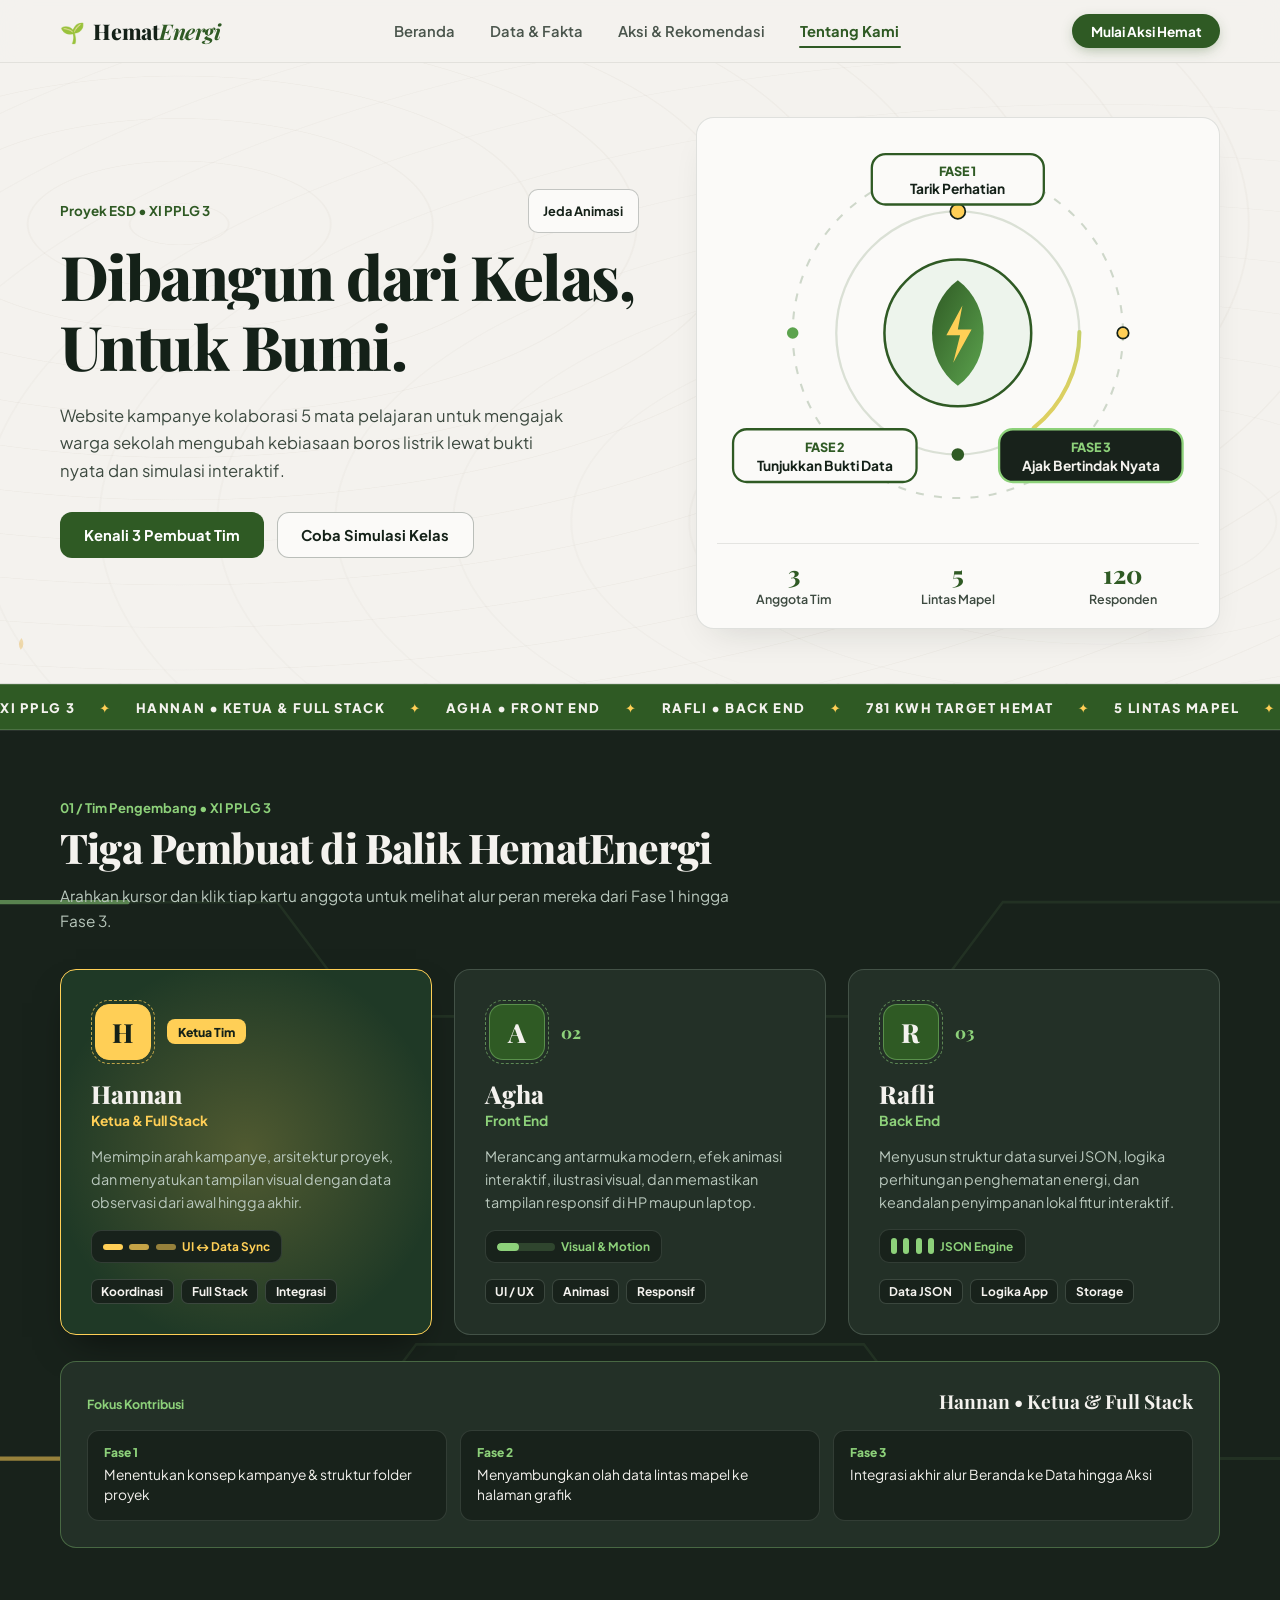
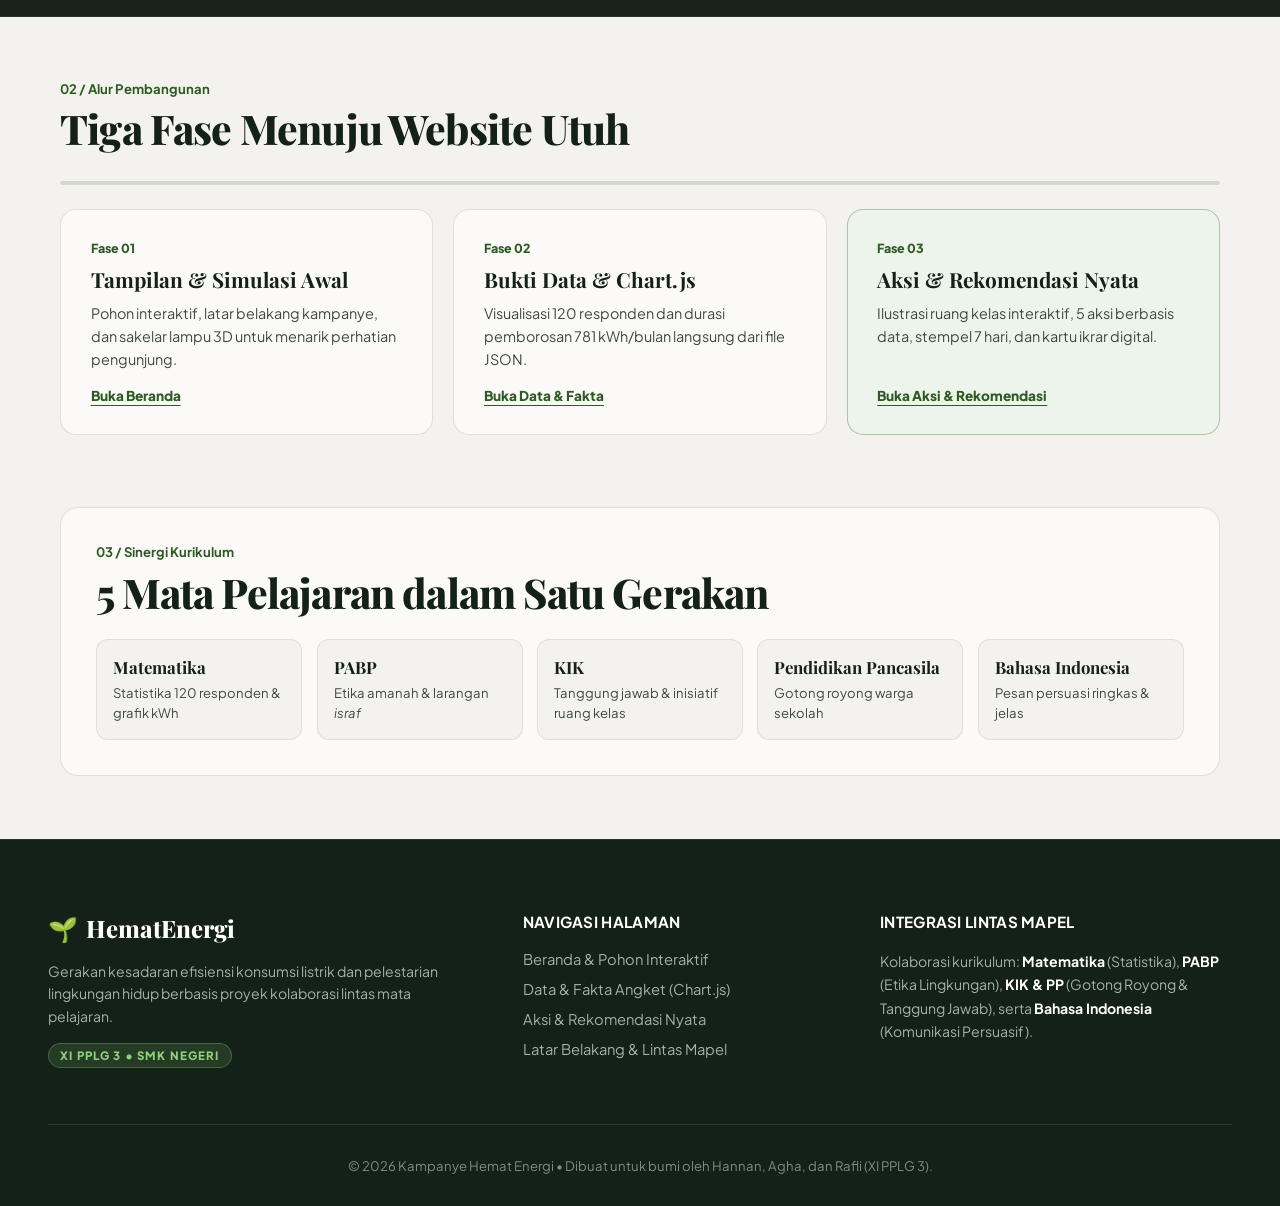
<file: tentang.html>
<!DOCTYPE html>
<html lang="id">

<head>
  <meta charset="UTF-8">
  <meta name="viewport" content="width=device-width, initial-scale=1.0">
  <title>Tentang Kami | Kampanye Hemat Energi</title>

  <link rel="preconnect" href="https://fonts.googleapis.com">
  <link rel="preconnect" href="https://fonts.gstatic.com" crossorigin>
  <link
    href="https://fonts.googleapis.com/css2?family=Playfair+Display:ital,wght@0,600;0,700;0,800;1,600&family=Plus+Jakarta+Sans:wght@400;500;600;700;800&display=swap"
    rel="stylesheet">

  <link rel="stylesheet" href="style.css?v=5">
</head>

<body class="about-v2-page">
  <a href="#kontenUtama" class="skip-link">Langsung ke konten utama</a>

  <!-- Navbar Bersama -->
  <header class="site-header" id="siteHeader">
    <div class="header-container">
      <a href="index.html" class="nav-brand">
        <span class="brand-icon" aria-hidden="true">🌱</span>
        <span class="brand-text">Hemat<span class="brand-highlight">Energi</span></span>
      </a>

      <nav class="nav-menu" id="navMenu" aria-label="Navigasi utama">
        <a href="index.html" class="nav-link">Beranda</a>
        <a href="data.html" class="nav-link">Data &amp; Fakta</a>
        <a href="aksi.html" class="nav-link">Aksi &amp; Rekomendasi</a>
        <a href="tentang.html" class="nav-link active" aria-current="page">Tentang Kami</a>
      </nav>

      <div class="header-actions">
        <a href="aksi.html" class="nav-cta-btn">Mulai Aksi Hemat</a>
        <button type="button" class="mobile-toggle" id="mobileToggle" aria-label="Buka menu navigasi"
          aria-expanded="false" aria-controls="navMenu">
          <span class="mobile-toggle-bars" aria-hidden="true">
            <span></span>
            <span></span>
            <span></span>
          </span>
          <span class="mobile-toggle-label">Menu</span>
        </button>
      </div>
    </div>
  </header>

  <main id="kontenUtama">

    <!-- Section 1: Kinetic Interactive Hero + Floating Leaves Canvas + Orbit Emblem -->
    <section class="about-v2-hero about-v3-hero" id="aboutHero" aria-labelledby="aboutHeroHeading">
      <canvas id="aboutParticlesCanvas" class="about-particles-canvas" aria-hidden="true"></canvas>

      <div class="aksi-container about-hero-inner">
        <div class="about-v2-hero-grid">
          <div class="about-v2-hero-copy">
            <div class="about-kicker-row about-reveal" data-delay="0">
              <p class="v3-kicker">Proyek ESD • XI PPLG 3</p>
              <button type="button" class="motion-toggle-btn" id="motionToggleBtn" aria-pressed="false">
                Jeda Animasi
              </button>
            </div>

            <h1 id="aboutHeroHeading" class="about-v2-title">
              <span class="reveal-line-wrap">
                <span class="reveal-block reveal-block-line-1"></span>
                <span class="reveal-text reveal-text-line-1">Dibangun dari Kelas,</span>
              </span>
              <span class="reveal-line-wrap">
                <span class="reveal-block reveal-block-line-2"></span>
                <span class="reveal-text reveal-text-line-2">Untuk Bumi.</span>
              </span>
            </h1>

            <p class="about-v2-lead about-reveal" data-delay="1">
              Website kampanye kolaborasi 5 mata pelajaran untuk mengajak warga sekolah mengubah kebiasaan boros listrik
              lewat bukti nyata dan simulasi interaktif.
            </p>

            <div class="about-v2-actions about-reveal" data-delay="2">
              <a href="#tim" class="aksi-btn-primary">Kenali 3 Pembuat Tim</a>
              <a href="aksi.html" class="aksi-btn-secondary">Coba Simulasi Kelas</a>
            </div>
          </div>

          <!-- Kinetic Rotating Eco-Orbit Emblem -->
          <div class="about-v2-visual about-reveal" data-delay="2">
            <div class="about-emblem-card about-emblem-card--kinetic">
              <svg class="about-emblem-svg" viewBox="0 0 420 340" width="420" height="340" role="img"
                aria-label="Diagram visual kinetik alur 3 fase kampanye HematEnergi: Beranda, Data dan Fakta, serta Aksi Nyata">
                <defs>
                  <linearGradient id="leafGrad" x1="0" y1="0" x2="1" y2="1">
                    <stop offset="0%" stop-color="#2f5a24" />
                    <stop offset="100%" stop-color="#5ca34e" />
                  </linearGradient>
                  <linearGradient id="ringFlowGrad" x1="0" y1="0" x2="1" y2="1">
                    <stop offset="0%" stop-color="#2f5a24" />
                    <stop offset="50%" stop-color="#8dd17a" />
                    <stop offset="100%" stop-color="#ffcf56" />
                  </linearGradient>
                </defs>

                <!-- Outer Rotating Dashed Orbit -->
                <g class="orbit-spin-slow">
                  <circle cx="210" cy="170" r="144" fill="none" stroke="rgba(47,90,36,0.22)" stroke-width="1.8"
                    stroke-dasharray="7 9" />
                  <circle cx="210" cy="26" r="6" fill="#2f5a24" />
                  <circle cx="354" cy="170" r="5" fill="#ffcf56" stroke="#142118" stroke-width="1.5" />
                  <circle cx="66" cy="170" r="5" fill="#5ca34e" />
                </g>

                <!-- Middle Counter-Rotating Energy Arc -->
                <g class="orbit-spin-reverse">
                  <circle cx="210" cy="170" r="106" fill="none" stroke="rgba(47,90,36,0.16)" stroke-width="2" />
                  <circle cx="210" cy="170" r="106" fill="none" stroke="url(#ringFlowGrad)" stroke-width="3.5"
                    stroke-dasharray="95 570" stroke-linecap="round" />
                  <circle cx="210" cy="64" r="6.5" fill="#ffcf56" stroke="#142118" stroke-width="1.5" />
                  <circle cx="210" cy="276" r="5.5" fill="#2f5a24" />
                </g>

                <!-- Inner Breathing Core -->
                <g class="orbit-core-breathe">
                  <circle cx="210" cy="170" r="64" fill="#edf4ec" stroke="#2f5a24" stroke-width="2.2" />
                  <path d="M210 124 C180 146 180 194 210 216 C240 194 240 146 210 124 Z" fill="url(#leafGrad)" />
                  <path d="M214 146 L200 172 L212 172 L206 196 L222 167 L210 167 Z" fill="#ffcf56" />
                </g>

                <!-- Floating Phase Badges -->
                <g class="emblem-node emblem-node--1 emblem-float-a">
                  <rect x="135" y="14" width="150" height="44" rx="12" fill="#fbfaf8" stroke="#2f5a24"
                    stroke-width="2" />
                  <text x="210" y="33" text-anchor="middle" fill="#2f5a24" font-size="11" font-weight="800"
                    font-family="Plus Jakarta Sans, sans-serif">FASE 1</text>
                  <text x="210" y="49" text-anchor="middle" fill="#142118" font-size="12" font-weight="700"
                    font-family="Plus Jakarta Sans, sans-serif">Tarik Perhatian</text>
                </g>

                <g class="emblem-node emblem-node--2 emblem-float-b">
                  <rect x="14" y="254" width="160" height="46" rx="12" fill="#fbfaf8" stroke="#2f5a24"
                    stroke-width="2" />
                  <text x="94" y="274" text-anchor="middle" fill="#2f5a24" font-size="11" font-weight="800"
                    font-family="Plus Jakarta Sans, sans-serif">FASE 2</text>
                  <text x="94" y="290" text-anchor="middle" fill="#142118" font-size="12" font-weight="700"
                    font-family="Plus Jakarta Sans, sans-serif">Tunjukkan Bukti Data</text>
                </g>

                <g class="emblem-node emblem-node--3 emblem-float-c">
                  <rect x="246" y="254" width="160" height="46" rx="12" fill="#18221b" stroke="#8dd17a"
                    stroke-width="2" />
                  <text x="326" y="274" text-anchor="middle" fill="#8dd17a" font-size="11" font-weight="800"
                    font-family="Plus Jakarta Sans, sans-serif">FASE 3</text>
                  <text x="326" y="290" text-anchor="middle" fill="#f4f2ee" font-size="12" font-weight="700"
                    font-family="Plus Jakarta Sans, sans-serif">Ajak Bertindak Nyata</text>
                </g>
              </svg>

              <div class="about-emblem-stats">
                <div>
                  <strong class="count-up" data-target="3">3</strong>
                  <span>Anggota Tim</span>
                </div>
                <div>
                  <strong class="count-up" data-target="5">5</strong>
                  <span>Lintas Mapel</span>
                </div>
                <div>
                  <strong class="count-up" data-target="120">120</strong>
                  <span>Responden</span>
                </div>
              </div>
            </div>
          </div>
        </div>
      </div>
    </section>

    <!-- Kinetic Scrolling Ribbon -->
    <div class="kinetic-ribbon" aria-hidden="true">
      <div class="kinetic-track">
        <span>XI PPLG 3</span>
        <span class="kinetic-sep">✦</span>
        <span>HANNAN • KETUA &amp; FULL STACK</span>
        <span class="kinetic-sep">✦</span>
        <span>AGHA • FRONT END</span>
        <span class="kinetic-sep">✦</span>
        <span>RAFLI • BACK END</span>
        <span class="kinetic-sep">✦</span>
        <span>781 KWH TARGET HEMAT</span>
        <span class="kinetic-sep">✦</span>
        <span>5 LINTAS MAPEL</span>
        <span class="kinetic-sep">✦</span>
        <span>XI PPLG 3</span>
        <span class="kinetic-sep">✦</span>
        <span>HANNAN • KETUA &amp; FULL STACK</span>
        <span class="kinetic-sep">✦</span>
        <span>AGHA • FRONT END</span>
        <span class="kinetic-sep">✦</span>
        <span>RAFLI • BACK END</span>
        <span class="kinetic-sep">✦</span>
        <span>781 KWH TARGET HEMAT</span>
        <span class="kinetic-sep">✦</span>
        <span>5 LINTAS MAPEL</span>
        <span class="kinetic-sep">✦</span>
      </div>
    </div>

    <!-- Section 2: 3 Team Creators with Animated Energy Circuit & Spotlight Hover -->
    <section class="team-section team-section--kinetic" id="tim" aria-labelledby="teamHeading">
      <!-- Animated Background Energy Circuit SVG -->
      <svg class="team-circuit-bg" viewBox="0 0 1200 620" preserveAspectRatio="none" aria-hidden="true">
        <path class="circuit-track" d="M 0 120 H 260 L 340 200 H 860 L 940 120 H 1200" />
        <path class="circuit-pulse circuit-pulse--1" d="M 0 120 H 260 L 340 200 H 860 L 940 120 H 1200" />
        <path class="circuit-track" d="M 0 510 H 310 L 390 430 H 810 L 890 510 H 1200" />
        <path class="circuit-pulse circuit-pulse--2" d="M 0 510 H 310 L 390 430 H 810 L 890 510 H 1200" />
      </svg>

      <div class="aksi-container team-inner">
        <div class="team-header about-reveal">
          <p class="section-index section-index--light">01 / Tim Pengembang • XI PPLG 3</p>
          <h2 id="teamHeading" class="section-heading section-heading--light">
            Tiga Pembuat di Balik HematEnergi
          </h2>
          <p class="team-sub">
            Arahkan kursor dan klik tiap kartu anggota untuk melihat alur peran mereka dari Fase 1 hingga Fase 3.
          </p>
        </div>

        <div class="team-grid" role="group" aria-label="Daftar anggota tim pengembang">

          <!-- Member 1: Hannan (Ketua & Full Stack) -->
          <button type="button" class="team-card team-card--lead is-selected about-reveal" data-member="hannan"
            data-delay="0" aria-pressed="true">
            <span class="card-spotlight-layer" aria-hidden="true"></span>
            <div class="team-card-top">
              <div class="team-avatar-orbit">
                <div class="team-avatar team-avatar--gold" aria-hidden="true">H</div>
                <span class="avatar-ring avatar-ring--gold" aria-hidden="true"></span>
              </div>
              <span class="team-lead-badge">Ketua Tim</span>
            </div>
            <div class="team-identity">
              <h3 class="team-name">Hannan</h3>
              <p class="team-role">Ketua &amp; Full Stack</p>
            </div>
            <p class="team-bio">
              Memimpin arah kampanye, arsitektur proyek, dan menyatukan tampilan visual dengan data observasi dari
              awal hingga akhir.
            </p>
            <!-- Role Kinetic Micro-Graphic: Full Stack Nodes -->
            <div class="role-kinetic-strip" aria-hidden="true">
              <span class="rk-bar rk-bar--1"></span>
              <span class="rk-bar rk-bar--2"></span>
              <span class="rk-bar rk-bar--3"></span>
              <span class="rk-label">UI ↔ Data Sync</span>
            </div>
            <div class="team-tags">
              <span>Koordinasi</span>
              <span>Full Stack</span>
              <span>Integrasi</span>
            </div>
          </button>

          <!-- Member 2: Agha (Front End) -->
          <button type="button" class="team-card about-reveal" data-member="agha" data-delay="1" aria-pressed="false">
            <span class="card-spotlight-layer" aria-hidden="true"></span>
            <div class="team-card-top">
              <div class="team-avatar-orbit">
                <div class="team-avatar" aria-hidden="true">A</div>
                <span class="avatar-ring" aria-hidden="true"></span>
              </div>
              <span class="team-num-badge">02</span>
            </div>
            <div class="team-identity">
              <h3 class="team-name">Agha</h3>
              <p class="team-role">Front End</p>
            </div>
            <p class="team-bio">
              Merancang antarmuka modern, efek animasi interaktif, ilustrasi visual, dan memastikan tampilan responsif
              di HP maupun laptop.
            </p>
            <!-- Role Kinetic Micro-Graphic: UI Frame Shimmer -->
            <div class="role-kinetic-strip" aria-hidden="true">
              <span class="rk-dot-slide"></span>
              <span class="rk-label">Visual &amp; Motion</span>
            </div>
            <div class="team-tags">
              <span>UI / UX</span>
              <span>Animasi</span>
              <span>Responsif</span>
            </div>
          </button>

          <!-- Member 3: Rafli (Back End) -->
          <button type="button" class="team-card about-reveal" data-member="rafli" data-delay="2" aria-pressed="false">
            <span class="card-spotlight-layer" aria-hidden="true"></span>
            <div class="team-card-top">
              <div class="team-avatar-orbit">
                <div class="team-avatar" aria-hidden="true">R</div>
                <span class="avatar-ring" aria-hidden="true"></span>
              </div>
              <span class="team-num-badge">03</span>
            </div>
            <div class="team-identity">
              <h3 class="team-name">Rafli</h3>
              <p class="team-role">Back End</p>
            </div>
            <p class="team-bio">
              Menyusun struktur data survei JSON, logika perhitungan penghematan energi, dan keandalan penyimpanan lokal
              fitur interaktif.
            </p>
            <!-- Role Kinetic Micro-Graphic: Data Equalizer -->
            <div class="role-kinetic-strip" aria-hidden="true">
              <span class="rk-eq rk-eq--1"></span>
              <span class="rk-eq rk-eq--2"></span>
              <span class="rk-eq rk-eq--3"></span>
              <span class="rk-eq rk-eq--4"></span>
              <span class="rk-label">JSON Engine</span>
            </div>
            <div class="team-tags">
              <span>Data JSON</span>
              <span>Logika App</span>
              <span>Storage</span>
            </div>
          </button>

        </div>

        <!-- Live Interactive Contribution Spotlight -->
        <div class="team-spotlight about-reveal" id="teamSpotlight" aria-live="polite">
          <div class="spotlight-head">
            <span class="spotlight-kicker">Fokus Kontribusi</span>
            <strong class="spotlight-title" id="spotlightTitle">Hannan • Ketua &amp; Full Stack</strong>
          </div>
          <div class="spotlight-steps" id="spotlightSteps">
            <div class="spotlight-chip">
              <span>Fase 1</span>
              <p>Menentukan konsep kampanye &amp; struktur folder proyek</p>
            </div>
            <div class="spotlight-chip">
              <span>Fase 2</span>
              <p>Menyambungkan olah data lintas mapel ke halaman grafik</p>
            </div>
            <div class="spotlight-chip">
              <span>Fase 3</span>
              <p>Integrasi akhir alur Beranda ke Data hingga Aksi</p>
            </div>
          </div>
        </div>
      </div>
    </section>

    <!-- Section 3: 3-Phase Interactive Project Journey + Animated Pipeline -->
    <section class="phases-section" id="perjalanan" aria-labelledby="phasesHeading">
      <div class="aksi-container">
        <div class="phases-head about-reveal">
          <p class="section-index">02 / Alur Pembangunan</p>
          <h2 id="phasesHeading" class="section-heading">Tiga Fase Menuju Website Utuh</h2>
        </div>

        <div class="phase-pipeline" aria-hidden="true">
          <span class="pipeline-beam"></span>
        </div>

        <div class="phases-grid">
          <a href="index.html" class="phase-card about-reveal" data-delay="0">
            <span class="phase-step">Fase 01</span>
            <h3 class="phase-title">Tampilan &amp; Simulasi Awal</h3>
            <p class="phase-desc">Pohon interaktif, latar belakang kampanye, dan sakelar lampu 3D untuk menarik
              perhatian pengunjung.</p>
            <span class="phase-link-label">Buka Beranda</span>
          </a>

          <a href="data.html" class="phase-card about-reveal" data-delay="1">
            <span class="phase-step">Fase 02</span>
            <h3 class="phase-title">Bukti Data &amp; Chart.js</h3>
            <p class="phase-desc">Visualisasi 120 responden dan durasi pemborosan 781 kWh/bulan langsung dari file
              JSON.</p>
            <span class="phase-link-label">Buka Data &amp; Fakta</span>
          </a>

          <a href="aksi.html" class="phase-card phase-card--highlight about-reveal" data-delay="2">
            <span class="phase-step">Fase 03</span>
            <h3 class="phase-title">Aksi &amp; Rekomendasi Nyata</h3>
            <p class="phase-desc">Ilustrasi ruang kelas interaktif, 5 aksi berbasis data, stempel 7 hari, dan kartu
              ikrar digital.</p>
            <span class="phase-link-label">Buka Aksi &amp; Rekomendasi</span>
          </a>
        </div>
      </div>
    </section>

    <!-- Section 4: 5 Integrated Subjects Compact Strip -->
    <section class="collab-section" id="mapel" aria-labelledby="collabHeading">
      <div class="aksi-container">
        <div class="collab-box about-reveal">
          <div class="collab-intro">
            <p class="section-index">03 / Sinergi Kurikulum</p>
            <h2 id="collabHeading" class="section-heading">5 Mata Pelajaran dalam Satu Gerakan</h2>
          </div>

          <div class="collab-list">
            <div class="collab-item">
              <strong>Matematika</strong>
              <span>Statistika 120 responden &amp; grafik kWh</span>
            </div>
            <div class="collab-item">
              <strong>PABP</strong>
              <span>Etika amanah &amp; larangan <em>israf</em></span>
            </div>
            <div class="collab-item">
              <strong>KIK</strong>
              <span>Tanggung jawab &amp; inisiatif ruang kelas</span>
            </div>
            <div class="collab-item">
              <strong>Pendidikan Pancasila</strong>
              <span>Gotong royong warga sekolah</span>
            </div>
            <div class="collab-item">
              <strong>Bahasa Indonesia</strong>
              <span>Pesan persuasi ringkas &amp; jelas</span>
            </div>
          </div>
        </div>
      </div>
    </section>

  </main>

  <!-- Footer Bersama -->
  <footer class="site-footer">
    <div class="footer-container">
      <div class="footer-col-brand">
        <div class="footer-brand">
          <span class="footer-logo-icon" aria-hidden="true">🌱</span>
          <span class="footer-logo-text">HematEnergi</span>
        </div>
        <p class="footer-tagline">
          Gerakan kesadaran efisiensi konsumsi listrik dan pelestarian lingkungan hidup berbasis proyek kolaborasi
          lintas mata pelajaran.
        </p>
        <div class="footer-badge">
          <span>XI PPLG 3 • SMK Negeri</span>
        </div>
      </div>

      <div class="footer-col-links">
        <h4 class="footer-title">Navigasi Halaman</h4>
        <ul class="footer-nav-list">
          <li><a href="index.html">Beranda &amp; Pohon Interaktif</a></li>
          <li><a href="data.html">Data &amp; Fakta Angket (Chart.js)</a></li>
          <li><a href="aksi.html">Aksi &amp; Rekomendasi Nyata</a></li>
          <li><a href="tentang.html">Latar Belakang &amp; Lintas Mapel</a></li>
        </ul>
      </div>

      <div class="footer-col-mapel">
        <h4 class="footer-title">Integrasi Lintas Mapel</h4>
        <p class="footer-mapel-text">
          Kolaborasi kurikulum: <strong>Matematika</strong> (Statistika), <strong>PABP</strong> (Etika Lingkungan),
          <strong>KIK &amp; PP</strong> (Gotong Royong &amp; Tanggung Jawab), serta <strong>Bahasa Indonesia</strong>
          (Komunikasi Persuasif).
        </p>
      </div>
    </div>

    <div class="footer-bottom-bar">
      <p>&copy; 2026 Kampanye Hemat Energi • Dibuat untuk bumi oleh Hannan, Agha, dan Rafli (XI PPLG 3).</p>
    </div>
  </footer>

  <script src="js/tentang.js?v=5" defer></script>
</body>

</html>
</file>
<file: style.css>
/* ── Reset & Base ──────────────────────────────────── */
    *,
    *::before,
    *::after {
      margin: 0;
      padding: 0;
      box-sizing: border-box;
    }

    html,
    body {
      font-family: 'Plus Jakarta Sans', 'Segoe UI', system-ui, -apple-system, sans-serif;
      background: #f4f2ee;
      overflow-y: auto;
      overflow-x: hidden;
      height: auto;
      width: 100%;
      scroll-behavior: smooth;
    }

    /* ── Fullscreen Hero ──────────────────────────────── */
    .hero {
      position: relative;
      width: 100%;
      height: 100vh;
      min-height: 100vh;
      display: flex;
      align-items: center;
      justify-content: center;
      overflow: hidden;
      background: #f4f2ee;
    }

    /* ── Topographic contour background ────────────────── */
    .hero::before {
      content: '';
      position: absolute;
      inset: 0;
      background-image:
        repeating-radial-gradient(ellipse at 40% 50%,
          transparent 0px, transparent 38px,
          rgba(180, 170, 155, 0.10) 39px, rgba(180, 170, 155, 0.10) 40px,
          transparent 41px, transparent 80px),
        repeating-radial-gradient(ellipse at 65% 45%,
          transparent 0px, transparent 55px,
          rgba(170, 162, 148, 0.08) 56px, rgba(170, 162, 148, 0.08) 57px,
          transparent 58px, transparent 110px),
        repeating-radial-gradient(ellipse at 30% 70%,
          transparent 0px, transparent 42px,
          rgba(190, 180, 165, 0.07) 43px, rgba(190, 180, 165, 0.07) 44px,
          transparent 45px, transparent 90px);
      pointer-events: none;
      z-index: 5;
    }

    /* ── Tree container – dramatic fullscreen scale ───── */
    .tree-container {
      position: relative;
      width: 90vw;
      max-width: 900px;
      height: 95vh;
      max-height: 95vh;
      z-index: 1;
      transform-origin: bottom center;
    }

    .tree-container img {
      position: absolute;
      inset: 0;
      width: 100%;
      height: 100%;
      object-fit: contain;
      user-select: none;
      -webkit-user-drag: none;
      transform-origin: bottom center;
    }

    .tree-living {
      z-index: 1;
    }

    .tree-dead {
      z-index: 2;
    }

    /* ── Canvas overlays ──────────────────────────────── */
    #inkCanvas {
      position: absolute;
      inset: 0;
      width: 100%;
      height: 100%;
      z-index: 3;
      pointer-events: none;
    }

    #leavesCanvas {
      position: absolute;
      inset: 0;
      width: 100%;
      height: 100%;
      z-index: 4;
      pointer-events: none;
    }

    /* ── Side Typography ──────────────────────────────── */
    .side-heading {
      position: absolute;
      top: 50%;
      transform: translateY(-50%);
      z-index: 10;
      pointer-events: none;
      font-size: clamp(2.5rem, 5vw, 5.5rem);
      font-weight: 800;
      color: #142118;
      line-height: 1.05;
      letter-spacing: -0.03em;
    }

    .side-heading--left {
      left: 5vw;
      text-align: left;
    }

    .side-heading--right {
      right: 5vw;
      text-align: right;
    }

    /* ── Hint label ────────────────────────────────────── */
    .cursor-hint {
      position: absolute;
      top: 3vh;
      left: 50%;
      transform: translateX(-50%);
      z-index: 10;
      font-size: 0.75rem;
      color: #8a958c;
      letter-spacing: 0.1em;
      text-transform: uppercase;
      pointer-events: none;
      opacity: 1;
      transition: opacity 1.5s ease;
    }

    .cursor-hint.hidden {
      opacity: 0;
    }

    /* ── Hero Scroll Indicator ────────────────────────── */
    .hero-scroll-indicator {
      position: absolute;
      bottom: 2.5vh;
      left: 50%;
      transform: translateX(-50%);
      z-index: 15;
      display: flex;
      flex-direction: column;
      align-items: center;
      gap: 0.4rem;
      color: #617064;
      text-decoration: none;
      font-size: 0.72rem;
      font-weight: 700;
      letter-spacing: 0.18em;
      text-transform: uppercase;
      transition: opacity 0.4s ease, transform 0.4s ease, color 0.3s ease;
      cursor: pointer;
    }

    .hero-scroll-indicator:hover {
      color: #142118;
      transform: translateX(-50%) translateY(2px);
    }

    .scroll-mouse {
      width: 18px;
      height: 28px;
      border: 2px solid #617064;
      border-radius: 10px;
      position: relative;
    }

    .scroll-wheel {
      width: 2.5px;
      height: 5px;
      background: #2f5a24;
      border-radius: 2px;
      position: absolute;
      top: 5px;
      left: 50%;
      transform: translateX(-50%);
      animation: wheelAnimation 1.6s ease-in-out infinite;
    }

    @keyframes wheelAnimation {
      0% {
        opacity: 0;
        transform: translate(-50%, 0);
      }

      35% {
        opacity: 1;
      }

      100% {
        opacity: 0;
        transform: translate(-50%, 11px);
      }
    }

    /* ═══════════════════════════════════════════════════════
       SECTION 2: LATAR BELAKANG & TUJUAN (REFERENSI REPOSITORY)
       ═══════════════════════════════════════════════════════ */
    .campaign-section {
      position: relative;
      width: 100%;
      min-height: 100vh;
      background: #f4f2ee;
      padding: clamp(4.5rem, 8.5vh, 7rem) clamp(2rem, 6vw, 6.5rem) clamp(3rem, 6vh, 5rem);
      display: flex;
      justify-content: center;
      align-items: center;
      box-sizing: border-box;
      overflow: hidden;
      border-top: 1px solid rgba(20, 33, 24, 0.08);
    }

    /* Topographic contour background for section 2 */
    .campaign-section::before {
      content: '';
      position: absolute;
      inset: 0;
      background-image:
        repeating-radial-gradient(ellipse at 25% 30%,
          transparent 0px, transparent 45px,
          rgba(180, 170, 155, 0.09) 46px, rgba(180, 170, 155, 0.09) 47px,
          transparent 48px, transparent 95px),
        repeating-radial-gradient(ellipse at 85% 60%,
          transparent 0px, transparent 55px,
          rgba(170, 162, 148, 0.07) 56px, rgba(170, 162, 148, 0.07) 57px,
          transparent 58px, transparent 115px),
        repeating-radial-gradient(ellipse at 50% 90%,
          transparent 0px, transparent 40px,
          rgba(190, 180, 165, 0.06) 41px, rgba(190, 180, 165, 0.06) 42px,
          transparent 43px, transparent 85px);
      pointer-events: none;
      z-index: 0;
    }

    .campaign-container {
      position: relative;
      z-index: 1;
      width: 100%;
      max-width: 1360px;
      margin: 0 auto;
      display: flex;
      flex-direction: column;
      gap: clamp(2rem, 4vh, 3.25rem);
    }

    /* ── Eyebrow (Teks Kecil di Kiri Atas) ───────────────── */
    .campaign-eyebrow {
      font-size: clamp(0.72rem, 1vw, 0.82rem);
      font-weight: 700;
      letter-spacing: 0.16em;
      text-transform: uppercase;
      color: #3e5042;
      display: flex;
      align-items: center;
      gap: 0.5rem;
    }

    .eyebrow-dot {
      width: 6px;
      height: 6px;
      border-radius: 50%;
      background: #5ca34e;
      display: inline-block;
    }

    /* ── High Line Reveal (Block Highlighter Wipe) Title ── */
    .campaign-title {
      font-family: 'Playfair Display', Georgia, 'Times New Roman', serif;
      font-size: clamp(2.8rem, 6vw, 5.5rem);
      font-weight: 700;
      color: #142118;
      line-height: 1.06;
      letter-spacing: -0.025em;
      display: flex;
      flex-direction: column;
      margin: 0;
    }

    .reveal-line-wrap {
      position: relative;
      display: inline-block;
      overflow: hidden;
      vertical-align: top;
      width: fit-content;
      margin-bottom: 0.06em;
    }

    .reveal-text {
      display: inline-block;
      clip-path: inset(0 100% 0 0);
      transition: clip-path 1.15s cubic-bezier(0.77, 0, 0.175, 1);
      will-change: clip-path;
    }

    .is-revealed .reveal-text-line-1 {
      clip-path: inset(0 0% 0 0);
      transition-delay: 0.12s;
    }

    .is-revealed .reveal-text-line-2 {
      clip-path: inset(0 0% 0 0);
      transition-delay: 0.35s;
    }

    .reveal-block {
      position: absolute;
      top: 0;
      bottom: 0;
      left: 0;
      right: 0;
      clip-path: inset(0 100% 0 0);
      z-index: 2;
      pointer-events: none;
      border-radius: 4px;
    }

    .reveal-block-line-1 {
      background: linear-gradient(90deg, #2f5a24 0%, #5ca34e 100%);
    }

    .reveal-block-line-2 {
      background: linear-gradient(90deg, #4a8c3f 0%, #8dd17a 100%);
    }

    .is-revealed .reveal-block-line-1 {
      animation: blockHighlighterWipe 1.1s cubic-bezier(0.77, 0, 0.175, 1) 0.08s forwards;
    }

    .is-revealed .reveal-block-line-2 {
      animation: blockHighlighterWipe 1.1s cubic-bezier(0.77, 0, 0.175, 1) 0.32s forwards;
    }

    @keyframes blockHighlighterWipe {
      0% {
        clip-path: inset(0 100% 0 0);
      }

      50% {
        clip-path: inset(0 0% 0 0);
      }

      100% {
        clip-path: inset(0 0% 0 100%);
      }
    }

    /* ── Middle Area: 2-Column Paragraph Grid ─────────── */
    .campaign-grid {
      display: grid;
      grid-template-columns: 1fr 1fr;
      column-gap: clamp(3rem, 7vw, 7.5rem);
      row-gap: 2rem;
      margin-top: clamp(0.5rem, 1.5vh, 1.5rem);
    }

    @media (max-width: 860px) {
      .campaign-grid {
        grid-template-columns: 1fr;
        column-gap: 0;
        row-gap: 2rem;
      }
    }

    .campaign-col {
      display: flex;
      flex-direction: column;
      gap: 1.1rem;
    }

    .col-title {
      font-size: 0.78rem;
      font-weight: 700;
      letter-spacing: 0.14em;
      text-transform: uppercase;
      color: #2f5a24;
      display: flex;
      align-items: center;
      gap: 0.5rem;
    }

    .campaign-desc {
      font-size: clamp(0.96rem, 1.18vw, 1.08rem);
      line-height: 1.78;
      color: #4a554c;
      margin: 0;
    }

    .campaign-desc strong {
      color: #142118;
      font-weight: 600;
    }

    .campaign-desc em {
      font-style: italic;
      color: #2f5a24;
    }

    /* ── Penutup Kampanye (Closing Display Title) ───────── */
    .campaign-closing-area {
      display: flex;
      flex-direction: column;
      align-items: flex-end;
      margin-top: clamp(2.5rem, 5vh, 4.5rem);
      width: 100%;
    }

    .campaign-closing-title {
      font-family: 'Playfair Display', Georgia, 'Times New Roman', serif;
      font-size: clamp(2.6rem, 5.8vw, 5.2rem);
      font-weight: 700;
      color: #142118;
      line-height: 1.08;
      letter-spacing: -0.025em;
      display: flex;
      flex-direction: column;
      margin: 0;
      gap: 0.12em;
      text-align: right;
    }

    .campaign-closing-title .reveal-line-wrap:nth-child(2) {
      margin-left: clamp(1.5rem, 5vw, 4.5rem);
    }

    .reveal-block-closing-1 {
      background: linear-gradient(90deg, #2f5a24 0%, #5ca34e 100%);
    }

    .reveal-block-closing-2 {
      background: linear-gradient(90deg, #4a8c3f 0%, #8dd17a 100%);
    }

    .campaign-closing-title.is-revealed .reveal-text-closing-1,
    .campaign-section.is-revealed .reveal-text-closing-1 {
      clip-path: inset(0 0% 0 0);
      transition-delay: 0.15s;
    }

    .campaign-closing-title.is-revealed .reveal-block-closing-1,
    .campaign-section.is-revealed .reveal-block-closing-1 {
      animation: blockHighlighterWipe 1.1s cubic-bezier(0.77, 0, 0.175, 1) 0.1s forwards;
    }

    .campaign-closing-title.is-revealed .reveal-text-closing-2,
    .campaign-section.is-revealed .reveal-text-closing-2 {
      clip-path: inset(0 0% 0 0);
      transition-delay: 0.38s;
    }

    .campaign-closing-title.is-revealed .reveal-block-closing-2,
    .campaign-section.is-revealed .reveal-block-closing-2 {
      animation: blockHighlighterWipe 1.1s cubic-bezier(0.77, 0, 0.175, 1) 0.35s forwards;
    }

    @media (max-width: 768px) {
      .campaign-closing-area {
        align-items: flex-start;
      }

      .campaign-closing-title {
        text-align: left;
      }

      .campaign-closing-title .reveal-line-wrap:nth-child(2) {
        margin-left: 0;
      }
    }

    /* ── Fade (Visibilitas Effect) ─────────────────────── */
    .fade-item {
      opacity: 0;
      transform: translateY(18px);
      transition: opacity 1.1s cubic-bezier(0.16, 1, 0.3, 1), transform 1.1s cubic-bezier(0.16, 1, 0.3, 1);
      will-change: opacity, transform;
    }

    .is-revealed .fade-item {
      opacity: 1;
      transform: translateY(0);
    }

    .fade-delay-eyebrow {
      transition-delay: 0.1s;
    }

    .fade-delay-col-1 {
      transition-delay: 0.48s;
    }

    .fade-delay-col-2 {
      transition-delay: 0.7s;
    }

    .fade-delay-meta {
      transition-delay: 0.88s;
    }

    .fade-delay-bars {
      transition-delay: 0.65s;
    }

    /* ═══════════════════════════════════════════════════════
       SECTION 3: SMART HOME ENERGY SWITCH
       ═══════════════════════════════════════════════════════ */
    .switch-section {
      position: relative;
      width: 100%;
      min-height: 90vh;
      padding: clamp(5rem, 8vh, 7rem) clamp(2rem, 6vw, 6.5rem);
      box-sizing: border-box;
      background-color: #f4f2ee;
      color: #142118;
      transition: background-color 0.85s cubic-bezier(0.4, 0, 0.2, 1), color 0.85s ease;
      overflow: hidden;
      border-top: 1px solid rgba(20, 33, 24, 0.08);
      display: flex;
      align-items: center;
      justify-content: center;
    }

    /* Light OFF Theme: Cozy, energy-saving twilight slate-forest tone */
    .switch-section.light-off {
      background-color: #18221b;
      color: #f4f2ee;
      border-top-color: rgba(255, 255, 255, 0.08);
    }

    /* Topographic contour background for Section 3 */
    .switch-section::before {
      content: '';
      position: absolute;
      inset: 0;
      background-image:
        repeating-radial-gradient(ellipse at 80% 30%,
          transparent 0px, transparent 40px,
          rgba(180, 170, 155, 0.09) 41px, rgba(180, 170, 155, 0.09) 42px,
          transparent 43px, transparent 85px),
        repeating-radial-gradient(ellipse at 20% 75%,
          transparent 0px, transparent 50px,
          rgba(170, 162, 148, 0.07) 51px, rgba(170, 162, 148, 0.07) 52px,
          transparent 53px, transparent 105px);
      pointer-events: none;
      z-index: 0;
      transition: opacity 0.85s ease, filter 0.85s ease;
    }

    .switch-section.light-off::before {
      filter: invert(1) brightness(0.6) hue-rotate(180deg);
      opacity: 0.22;
    }

    .switch-container {
      position: relative;
      z-index: 1;
      width: 100%;
      max-width: 1360px;
      margin: 0 auto;
    }

    .switch-grid {
      display: grid;
      grid-template-columns: 1.25fr auto 1.25fr;
      align-items: center;
      gap: clamp(2.5rem, 4.5vw, 4.5rem);
      width: 100%;
    }

    @media (max-width: 1040px) {
      .switch-grid {
        grid-template-columns: 1fr;
        gap: 4rem;
        text-align: center;
      }
    }

    /* ── Column 1 (Left): Editorial CTA ────────────────── */
    .switch-col-left {
      display: flex;
      flex-direction: column;
      gap: 1.4rem;
    }

    @media (max-width: 1040px) {
      .switch-col-left {
        align-items: center;
      }
    }

    .switch-eyebrow {
      display: inline-flex;
      align-items: center;
      gap: 0.6rem;
      font-size: clamp(0.72rem, 0.95vw, 0.82rem);
      font-weight: 700;
      letter-spacing: 0.16em;
      text-transform: uppercase;
      color: #2f5a24;
      background: rgba(47, 90, 36, 0.08);
      padding: 0.4rem 0.9rem;
      border-radius: 999px;
      width: fit-content;
      border: 1px solid rgba(47, 90, 36, 0.15);
      transition: all 0.85s ease;
    }

    .switch-section.light-off .switch-eyebrow {
      color: #8dd17a;
      background: rgba(141, 209, 122, 0.12);
      border-color: rgba(141, 209, 122, 0.25);
    }

    .switch-eyebrow-dot {
      width: 6px;
      height: 6px;
      border-radius: 50%;
      background: #5ca34e;
      display: inline-block;
      box-shadow: 0 0 8px #5ca34e;
      transition: background 0.85s ease;
    }

    .switch-section.light-off .switch-eyebrow-dot {
      background: #8dd17a;
      box-shadow: 0 0 10px #8dd17a;
    }

    .switch-heading {
      font-family: 'Playfair Display', Georgia, serif;
      font-size: clamp(2.4rem, 4.5vw, 4.5rem);
      font-weight: 800;
      line-height: 1.08;
      letter-spacing: -0.025em;
      color: #142118;
      display: flex;
      flex-direction: column;
      margin: 0;
      transition: color 0.85s ease;
    }

    .switch-section.light-off .switch-heading {
      color: #f4f2ee;
    }

    .switch-heading-highlight {
      color: #2f5a24;
      transition: color 0.85s ease;
    }

    .switch-section.light-off .switch-heading-highlight {
      color: #8dd17a;
      text-shadow: 0 0 20px rgba(141, 209, 122, 0.25);
    }

    .switch-subcaption {
      font-size: clamp(0.96rem, 1.15vw, 1.08rem);
      line-height: 1.75;
      color: #4a554c;
      margin: 0;
      max-width: 520px;
      transition: color 0.85s ease;
    }

    .switch-section.light-off .switch-subcaption {
      color: #a4b2a8;
    }

    /* Live Energy Status Card */
    .energy-status-card {
      background: rgba(255, 255, 255, 0.7);
      backdrop-filter: blur(12px);
      -webkit-backdrop-filter: blur(12px);
      border: 1px solid rgba(47, 90, 36, 0.16);
      border-radius: 16px;
      padding: 1.25rem 1.6rem;
      display: flex;
      flex-direction: column;
      gap: 0.75rem;
      max-width: 480px;
      box-shadow: 0 10px 30px -10px rgba(20, 33, 24, 0.06);
      transition: all 0.85s cubic-bezier(0.4, 0, 0.2, 1);
    }

    .switch-section.light-off .energy-status-card {
      background: rgba(24, 34, 27, 0.75);
      border-color: rgba(141, 209, 122, 0.25);
      box-shadow: 0 10px 30px -10px rgba(0, 0, 0, 0.5);
    }

    .energy-status-header {
      display: flex;
      align-items: center;
      gap: 0.65rem;
    }

    .status-indicator-dot {
      width: 10px;
      height: 10px;
      border-radius: 50%;
      background: #e6a117;
      box-shadow: 0 0 10px #ffcf56;
      display: inline-block;
      transition: all 0.5s ease;
    }

    .switch-section.light-off .status-indicator-dot {
      background: #8dd17a;
      box-shadow: 0 0 12px #8dd17a;
    }

    .status-indicator-label {
      font-size: 0.78rem;
      font-weight: 800;
      letter-spacing: 0.14em;
      text-transform: uppercase;
      color: #946300;
      transition: color 0.5s ease;
    }

    .switch-section.light-off .status-indicator-label {
      color: #8dd17a;
    }

    .status-dynamic-text {
      font-size: 0.88rem;
      line-height: 1.55;
      color: #556157;
      margin: 0;
      transition: color 0.85s ease;
    }

    .switch-section.light-off .status-dynamic-text {
      color: #c4d0c7;
    }

    .status-meter-bar {
      width: 100%;
      height: 6px;
      background: rgba(20, 33, 24, 0.1);
      border-radius: 999px;
      overflow: hidden;
      transition: background 0.85s ease;
    }

    .switch-section.light-off .status-meter-bar {
      background: rgba(255, 255, 255, 0.12);
    }

    .status-meter-fill {
      height: 100%;
      width: 85%;
      background: linear-gradient(90deg, #ffcf56, #e6a117);
      border-radius: 999px;
      transition: width 0.7s cubic-bezier(0.4, 0, 0.2, 1), background 0.7s ease;
    }

    .switch-section.light-off .status-meter-fill {
      width: 4%;
      background: linear-gradient(90deg, #4a8c3f, #8dd17a);
    }

    /* ── Column 2 (Center): Tactile Wall Switch ────────── */
    .switch-col-center {
      display: flex;
      justify-content: center;
      align-items: center;
    }

    .tactile-switch-wrap {
      display: flex;
      flex-direction: column;
      align-items: center;
      gap: 1.1rem;
    }

    .wall-plate {
      position: relative;
      width: 140px;
      height: 215px;
      border-radius: 20px;
      background: #fdfcf9;
      box-shadow:
        0 1px 0 rgba(255, 255, 255, 0.9) inset,
        0 -2px 0 rgba(0, 0, 0, 0.1) inset,
        0 18px 40px -10px rgba(20, 33, 24, 0.22),
        0 4px 12px rgba(20, 33, 24, 0.08);
      border: 1px solid rgba(20, 33, 24, 0.12);
      display: flex;
      align-items: center;
      justify-content: center;
      cursor: pointer;
      user-select: none;
      outline: none;
      transition: transform 0.2s cubic-bezier(0.16, 1, 0.3, 1), box-shadow 0.2s ease, background 0.85s ease, border-color 0.85s ease;
    }

    .switch-section.light-off .wall-plate {
      background: #232c25;
      border-color: rgba(255, 255, 255, 0.12);
      box-shadow:
        0 1px 0 rgba(255, 255, 255, 0.1) inset,
        0 -2px 0 rgba(0, 0, 0, 0.4) inset,
        0 20px 45px -10px rgba(0, 0, 0, 0.6),
        0 4px 14px rgba(0, 0, 0, 0.3);
    }

    .wall-plate:hover {
      transform: translateY(-3px) scale(1.02);
      box-shadow:
        0 1px 0 rgba(255, 255, 255, 0.9) inset,
        0 24px 48px -10px rgba(20, 33, 24, 0.28);
    }

    .wall-plate:active {
      transform: translateY(1px) scale(0.99);
    }

    .plate-screw {
      position: absolute;
      left: 50%;
      transform: translateX(-50%);
      width: 9px;
      height: 9px;
      border-radius: 50%;
      background: radial-gradient(circle at 35% 35%, #e0ddd7, #98948d);
      box-shadow: inset 0 1px 2px rgba(0, 0, 0, 0.4), 0 1px 1px rgba(255, 255, 255, 0.7);
    }

    .switch-section.light-off .plate-screw {
      background: radial-gradient(circle at 35% 35%, #5a665d, #313833);
      box-shadow: inset 0 1px 2px rgba(0, 0, 0, 0.6), 0 1px 1px rgba(255, 255, 255, 0.1);
    }

    .plate-screw--top {
      top: 14px;
    }

    .plate-screw--bottom {
      bottom: 14px;
    }

    .screw-slot {
      position: absolute;
      top: 50%;
      left: 15%;
      right: 15%;
      height: 1.5px;
      background: #605c56;
      transform: translateY(-50%) rotate(32deg);
    }

    .plate-recess {
      position: relative;
      width: 74px;
      height: 125px;
      border-radius: 12px;
      background: #e4e1da;
      box-shadow:
        inset 0 4px 10px rgba(0, 0, 0, 0.25),
        inset 0 -2px 5px rgba(255, 255, 255, 0.6),
        0 1px 2px rgba(0, 0, 0, 0.08);
      padding: 4px;
      box-sizing: border-box;
      perspective: 600px;
      transition: background 0.85s ease;
    }

    .switch-section.light-off .plate-recess {
      background: #171d18;
      box-shadow:
        inset 0 4px 10px rgba(0, 0, 0, 0.6),
        inset 0 -1px 3px rgba(255, 255, 255, 0.1);
    }

    .rocker-switch {
      position: relative;
      width: 100%;
      height: 100%;
      border-radius: 8px;
      transform-style: preserve-3d;
      transition: transform 0.22s cubic-bezier(0.2, 0, 0, 1), box-shadow 0.22s ease;
    }

    /* Rocker Tilt: ON = pressed inward on top; OFF = pressed inward on bottom */
    .switch-section.light-on .rocker-switch {
      transform: rotateX(16deg);
      box-shadow: 0 8px 16px rgba(0, 0, 0, 0.25), 0 -2px 6px rgba(0, 0, 0, 0.15);
    }

    .switch-section.light-off .rocker-switch {
      transform: rotateX(-16deg);
      box-shadow: 0 -8px 16px rgba(0, 0, 0, 0.4), 0 2px 6px rgba(0, 0, 0, 0.25);
    }

    .rocker-face {
      position: absolute;
      left: 0;
      right: 0;
      height: 50%;
      display: flex;
      flex-direction: column;
      align-items: center;
      justify-content: center;
      gap: 4px;
      box-sizing: border-box;
      background: #f7f6f2;
      transition: background 0.85s ease;
    }

    .switch-section.light-off .rocker-face {
      background: #2b352d;
    }

    .rocker-face--top {
      top: 0;
      border-radius: 8px 8px 0 0;
      border-bottom: 1px solid rgba(0, 0, 0, 0.1);
    }

    .rocker-face--bottom {
      bottom: 0;
      border-radius: 0 0 8px 8px;
    }

    .rocker-text {
      font-size: 0.65rem;
      font-weight: 800;
      letter-spacing: 0.1em;
      color: #7a827c;
      transition: color 0.5s ease;
    }

    .switch-section.light-on .rocker-face--top .rocker-text {
      color: #2f5a24;
      font-weight: 900;
    }

    .switch-section.light-off .rocker-face--bottom .rocker-text {
      color: #8dd17a;
      font-weight: 900;
    }

    .rocker-led {
      width: 5px;
      height: 5px;
      border-radius: 50%;
      background: #5ca34e;
      box-shadow: 0 0 8px #5ca34e;
      transition: all 0.4s ease;
    }

    .switch-section.light-off .rocker-led {
      background: #47524a;
      box-shadow: none;
    }

    .switch-click-hint {
      display: flex;
      align-items: center;
      gap: 0.4rem;
      font-size: 0.68rem;
      font-weight: 800;
      letter-spacing: 0.14em;
      text-transform: uppercase;
      color: #617064;
      transition: color 0.85s ease;
    }

    .switch-section.light-off .switch-click-hint {
      color: #8dd17a;
    }

    .click-hint-icon {
      font-size: 0.9rem;
      animation: hintBounce 1.8s infinite;
    }

    @keyframes hintBounce {

      0%,
      100% {
        transform: translateY(0);
      }

      50% {
        transform: translateY(-4px);
      }
    }

    /* ── Column 3 (Right): Swaying 3D Pendant Bulb ────── */
    .switch-col-right {
      position: relative;
      display: flex;
      flex-direction: column;
      align-items: center;
      justify-content: center;
      min-height: 380px;
    }

    /* Ambient Warm Light Aura */
    .ambient-light-aura {
      position: absolute;
      top: 50%;
      left: 50%;
      width: clamp(320px, 40vw, 520px);
      height: clamp(320px, 40vw, 520px);
      transform: translate(-50%, -42%);
      border-radius: 50%;
      background: radial-gradient(circle at center,
          rgba(255, 207, 86, 0.45) 0%,
          rgba(255, 180, 50, 0.22) 42%,
          rgba(255, 150, 30, 0.08) 60%,
          transparent 72%);
      filter: blur(28px);
      pointer-events: none;
      z-index: 1;
      opacity: 1;
      transition: opacity 0.8s cubic-bezier(0.4, 0, 0.2, 1), transform 0.8s ease;
    }

    .switch-section.light-off .ambient-light-aura {
      opacity: 0;
      transform: translate(-50%, -42%) scale(0.6);
    }

    /* Hanging Pendant Assembly (Pendulum Sway) */
    .hanging-pendant {
      position: relative;
      z-index: 2;
      display: flex;
      flex-direction: column;
      align-items: center;
      transform-origin: top center;
      animation: bulbPendulumSway 4.8s ease-in-out infinite alternate;
      will-change: transform;
    }

    @keyframes bulbPendulumSway {
      0% {
        transform: rotate(-3.5deg);
      }

      100% {
        transform: rotate(3.5deg);
      }
    }

    .pendant-cord-line {
      width: 2.5px;
      height: clamp(60px, 10vh, 100px);
      background: #242825;
      box-shadow: 1px 0 2px rgba(0, 0, 0, 0.3);
    }

    .switch-section.light-off .pendant-cord-line {
      background: #171b18;
    }

    .pendant-canopy {
      width: 32px;
      height: 8px;
      border-radius: 4px 4px 0 0;
      background: #242825;
      margin-bottom: -1px;
    }

    .pendant-bulb-unit {
      filter: drop-shadow(0 14px 28px rgba(20, 33, 24, 0.18));
      transition: filter 0.85s ease;
    }

    .switch-section.light-off .pendant-bulb-unit {
      filter: drop-shadow(0 14px 28px rgba(0, 0, 0, 0.5));
    }

    .bulb-svg {
      display: block;
      overflow: visible;
    }

    /* Dynamic SVG Elements inside bulb */
    .bulb-tungsten-filament {
      stroke: #ffcf56;
      filter: drop-shadow(0 0 6px #ffcf56) drop-shadow(0 0 16px #ffaa2b);
      transition: stroke 0.6s ease, filter 0.6s ease;
    }

    .switch-section.light-off .bulb-tungsten-filament {
      stroke: #3c443e;
      filter: none;
    }

    .svg-filament-aura {
      opacity: 0.95;
      transition: opacity 0.7s ease;
    }

    .switch-section.light-off .svg-filament-aura {
      opacity: 0;
    }

    .bulb-glass-contour {
      transition: fill 0.85s ease, stroke 0.85s ease;
    }

    /* Floating Eco Savings Badge (Appears when Light is OFF) */
    .eco-save-badge {
      position: absolute;
      bottom: -10px;
      display: inline-flex;
      align-items: center;
      gap: 0.75rem;
      background: rgba(24, 34, 27, 0.85);
      backdrop-filter: blur(14px);
      -webkit-backdrop-filter: blur(14px);
      border: 1px solid rgba(141, 209, 122, 0.45);
      border-radius: 999px;
      padding: 0.6rem 1.25rem;
      box-shadow: 0 0 24px rgba(92, 163, 78, 0.45);
      color: #f4f2ee;
      opacity: 0;
      transform: translateY(14px);
      pointer-events: none;
      transition: opacity 0.7s cubic-bezier(0.16, 1, 0.3, 1), transform 0.7s cubic-bezier(0.16, 1, 0.3, 1);
      z-index: 5;
    }

    .switch-section.light-off .eco-save-badge {
      opacity: 1;
      transform: translateY(0);
      pointer-events: auto;
    }

    .eco-save-icon {
      font-size: 1.2rem;
    }

    .eco-save-info {
      display: flex;
      flex-direction: column;
      text-align: left;
    }

    .eco-save-title {
      font-size: 0.78rem;
      font-weight: 800;
      letter-spacing: 0.08em;
      text-transform: uppercase;
      color: #8dd17a;
    }

    .eco-save-metric {
      font-size: 0.72rem;
      color: #c4d0c7;
      font-weight: 500;
    }


/* ═══════════════════════════════════════════════════════
   NAVBAR & HEADER BERSAMA (SHARED NAVIGATION)
   ═══════════════════════════════════════════════════════ */
.site-header {
  position: sticky;
  top: 0;
  left: 0;
  right: 0;
  z-index: 1000;
  background: rgba(244, 242, 238, 0.92);
  backdrop-filter: blur(14px);
  -webkit-backdrop-filter: blur(14px);
  border-bottom: 1px solid rgba(20, 33, 24, 0.08);
  transition: all 0.3s ease;
}

.header-container {
  max-width: 1240px;
  margin: 0 auto;
  padding: 0.9rem clamp(1.2rem, 4vw, 2.5rem);
  display: flex;
  align-items: center;
  justify-content: space-between;
  gap: 1.5rem;
}

.nav-brand {
  display: flex;
  align-items: center;
  gap: 0.55rem;
  text-decoration: none;
  color: #142118;
  font-family: 'Playfair Display', Georgia, serif;
  font-size: 1.35rem;
  font-weight: 800;
  letter-spacing: -0.02em;
  transition: opacity 0.2s ease;
}

.nav-brand:hover {
  opacity: 0.85;
}

.brand-icon {
  font-size: 1.25rem;
  display: inline-block;
}

.brand-highlight {
  color: #2f5a24;
  font-style: italic;
  font-weight: 700;
}

.nav-menu {
  display: flex;
  align-items: center;
  gap: clamp(1.2rem, 2.5vw, 2.2rem);
}

.nav-link {
  text-decoration: none;
  font-size: 0.92rem;
  font-weight: 600;
  color: #4a554c;
  position: relative;
  padding: 0.35rem 0.1rem;
  transition: color 0.2s ease;
}

.nav-link:hover {
  color: #142118;
}

.nav-link.active {
  color: #2f5a24;
  font-weight: 700;
}

.nav-link.active::after {
  content: '';
  position: absolute;
  bottom: -2px;
  left: 0;
  right: 0;
  height: 2px;
  background: #2f5a24;
  border-radius: 999px;
}

.header-actions {
  display: flex;
  align-items: center;
  gap: 1rem;
}

.nav-cta-btn {
  display: inline-flex;
  align-items: center;
  gap: 0.45rem;
  background: #2f5a24;
  color: #ffffff;
  text-decoration: none;
  padding: 0.52rem 1.15rem;
  border-radius: 999px;
  font-size: 0.85rem;
  font-weight: 700;
  box-shadow: 0 4px 14px -3px rgba(47, 90, 36, 0.4);
  transition: all 0.25s cubic-bezier(0.16, 1, 0.3, 1);
}

.nav-cta-btn:hover {
  background: #24461c;
  transform: translateY(-2px);
  box-shadow: 0 6px 18px -3px rgba(47, 90, 36, 0.5);
}

.mobile-toggle {
  display: none;
  flex-direction: row;
  align-items: center;
  justify-content: center;
  gap: 0.5rem;
  min-width: 44px;
  min-height: 44px;
  background: transparent;
  border: 1px solid rgba(20, 33, 24, 0.18);
  border-radius: 10px;
  cursor: pointer;
  padding: 0.45rem 0.75rem;
  color: #142118;
  font-family: inherit;
  font-size: 0.85rem;
  font-weight: 700;
  transition: background-color 0.2s ease, border-color 0.2s ease;
}

.mobile-toggle:hover {
  background: rgba(47, 90, 36, 0.08);
  border-color: rgba(47, 90, 36, 0.4);
}

.mobile-toggle-bars {
  display: flex;
  flex-direction: column;
  justify-content: center;
  gap: 4px;
  width: 18px;
}

.mobile-toggle span {
  display: block;
  width: 100%;
  height: 2px;
  background: #142118;
  border-radius: 2px;
  transition: transform 0.25s ease, opacity 0.25s ease;
}

.mobile-toggle .mobile-toggle-bars,
.mobile-toggle .mobile-toggle-label {
  width: auto;
  height: auto;
  background: transparent;
}

.mobile-toggle .mobile-toggle-bars {
  width: 18px;
}

.mobile-toggle .mobile-toggle-bars span {
  width: 100%;
  height: 2px;
  background: #142118;
}

@media (max-width: 768px) {
  .mobile-toggle {
    display: flex;
  }

  .nav-menu {
    position: absolute;
    top: 100%;
    left: 0;
    right: 0;
    background: rgba(244, 242, 238, 0.98);
    backdrop-filter: blur(16px);
    -webkit-backdrop-filter: blur(16px);
    flex-direction: column;
    align-items: flex-start;
    padding: 1.5rem 2rem;
    gap: 1.2rem;
    border-bottom: 1px solid rgba(20, 33, 24, 0.12);
    box-shadow: 0 16px 32px rgba(0, 0, 0, 0.08);
    display: none;
  }

  .nav-menu.open {
    display: flex;
  }

  .nav-cta-btn {
    display: none;
  }
}

/* ═══════════════════════════════════════════════════════
   FOOTER BERSAMA (SHARED FOOTER)
   ═══════════════════════════════════════════════════════ */
.site-footer {
  background: #142118;
  color: #f4f2ee;
  padding: 4.5rem clamp(1.2rem, 5vw, 3rem) 2rem;
  border-top: 1px solid rgba(255, 255, 255, 0.08);
  font-size: 0.92rem;
}

.footer-container {
  max-width: 1240px;
  margin: 0 auto;
  display: grid;
  grid-template-columns: 1.4fr 1fr 1.2fr;
  gap: clamp(2.5rem, 5vw, 4.5rem);
  padding-bottom: 3.5rem;
  border-bottom: 1px solid rgba(255, 255, 255, 0.1);
}

.footer-col-brand {
  display: flex;
  flex-direction: column;
  gap: 1rem;
}

.footer-brand {
  display: flex;
  align-items: center;
  gap: 0.5rem;
  font-family: 'Playfair Display', Georgia, serif;
  font-size: 1.5rem;
  font-weight: 800;
  color: #ffffff;
}

.footer-tagline {
  color: #a2b2a6;
  font-size: 0.88rem;
  line-height: 1.6;
}

.footer-badge span {
  display: inline-block;
  font-size: 0.72rem;
  font-weight: 800;
  letter-spacing: 0.1em;
  text-transform: uppercase;
  background: rgba(141, 209, 122, 0.15);
  color: #8dd17a;
  padding: 0.25rem 0.7rem;
  border-radius: 999px;
  border: 1px solid rgba(141, 209, 122, 0.3);
}

.footer-title {
  font-size: 0.95rem;
  font-weight: 700;
  color: #ffffff;
  letter-spacing: 0.02em;
  margin-bottom: 1.2rem;
  text-transform: uppercase;
}

.footer-nav-list {
  list-style: none;
  padding: 0;
  margin: 0;
  display: flex;
  flex-direction: column;
  gap: 0.75rem;
}

.footer-nav-list a {
  color: #a2b2a6;
  text-decoration: none;
  transition: color 0.2s ease, transform 0.2s ease;
  display: inline-block;
}

.footer-nav-list a:hover {
  color: #8dd17a;
  transform: translateX(3px);
}

.footer-mapel-text {
  color: #a2b2a6;
  font-size: 0.88rem;
  line-height: 1.65;
}

.footer-mapel-text strong {
  color: #ffffff;
}

.footer-bottom-bar {
  max-width: 1240px;
  margin: 2rem auto 0;
  text-align: center;
  font-size: 0.82rem;
  color: #7b8e80;
}

@media (max-width: 860px) {
  .footer-container {
    grid-template-columns: 1fr;
    gap: 2.5rem;
  }
}

/* ═══════════════════════════════════════════════════════
   HALAMAN DATA & FAKTA (DATA.HTML DASHBOARD)
   ═══════════════════════════════════════════════════════ */
.data-page {
  padding-bottom: 5rem;
}

.data-hero {
  max-width: 1240px;
  margin: 0 auto;
  padding: clamp(3rem, 6vh, 4.5rem) clamp(1.2rem, 4vw, 2.5rem) 2rem;
}

.data-eyebrow {
  display: inline-flex;
  align-items: center;
  gap: 0.5rem;
  font-size: 0.75rem;
  font-weight: 800;
  letter-spacing: 0.16em;
  text-transform: uppercase;
  color: #2f5a24;
  margin-bottom: 1rem;
}

.data-eyebrow::before {
  content: '';
  display: inline-block;
  width: 7px;
  height: 7px;
  background: #2f5a24;
  border-radius: 50%;
}

.data-title {
  font-family: 'Playfair Display', Georgia, serif;
  font-size: clamp(2.3rem, 5vw, 4rem);
  font-weight: 800;
  line-height: 1.1;
  color: #142118;
  letter-spacing: -0.025em;
  margin-bottom: 1.2rem;
}

.data-desc {
  font-size: clamp(1rem, 1.8vw, 1.15rem);
  color: #4a554c;
  line-height: 1.7;
  max-width: 820px;
}

/* Quick Stat Counter Cards */
.stats-grid {
  max-width: 1240px;
  margin: 1.5rem auto 3.5rem;
  padding: 0 clamp(1.2rem, 4vw, 2.5rem);
  display: grid;
  grid-template-columns: repeat(auto-fit, minmax(240px, 1fr));
  gap: 1.25rem;
}

.stat-card {
  background: #fbfaf8;
  border: 1px solid rgba(20, 33, 24, 0.08);
  border-radius: 16px;
  padding: 1.5rem;
  box-shadow: 0 4px 16px -4px rgba(20, 33, 24, 0.05);
  display: flex;
  flex-direction: column;
  gap: 0.5rem;
  transition: transform 0.3s ease, box-shadow 0.3s ease;
}

.stat-card:hover {
  transform: translateY(-3px);
  box-shadow: 0 10px 24px -4px rgba(20, 33, 24, 0.09);
}

.stat-icon {
  font-size: 1.8rem;
  margin-bottom: 0.2rem;
}

.stat-value {
  font-family: 'Playfair Display', Georgia, serif;
  font-size: clamp(1.7rem, 2.6vw, 2.2rem);
  font-weight: 800;
  color: #142118;
  line-height: 1.1;
}

.stat-label {
  font-size: 0.78rem;
  font-weight: 800;
  letter-spacing: 0.08em;
  text-transform: uppercase;
  color: #5ca34e;
}

.stat-sub {
  font-size: 0.82rem;
  color: #617064;
  line-height: 1.45;
}

/* Charts Grid */
.charts-container {
  max-width: 1240px;
  margin: 0 auto;
  padding: 0 clamp(1.2rem, 4vw, 2.5rem);
}

.charts-grid {
  display: grid;
  grid-template-columns: repeat(2, 1fr);
  gap: 2rem;
}

.chart-card {
  background: #fbfaf8;
  border: 1px solid rgba(20, 33, 24, 0.09);
  border-radius: 20px;
  padding: clamp(1.4rem, 2.8vw, 2rem);
  box-shadow: 0 10px 28px -6px rgba(20, 33, 24, 0.06);
  display: flex;
  flex-direction: column;
  transition: transform 0.35s ease, box-shadow 0.35s ease;
}

.chart-card:hover {
  transform: translateY(-4px);
  box-shadow: 0 16px 36px -6px rgba(20, 33, 24, 0.1);
}

.chart-header {
  display: flex;
  align-items: flex-start;
  justify-content: space-between;
  gap: 1rem;
  margin-bottom: 0.8rem;
}

.chart-title-area {
  display: flex;
  flex-direction: column;
  gap: 0.3rem;
}

.chart-title {
  font-family: 'Playfair Display', Georgia, serif;
  font-size: 1.25rem;
  font-weight: 700;
  color: #142118;
  line-height: 1.3;
}

.chart-subtitle {
  font-size: 0.82rem;
  color: #6b786e;
}

.chart-tag {
  font-size: 0.68rem;
  font-weight: 800;
  letter-spacing: 0.12em;
  text-transform: uppercase;
  background: rgba(47, 90, 36, 0.1);
  color: #2f5a24;
  padding: 0.25rem 0.6rem;
  border-radius: 6px;
  white-space: nowrap;
}

.chart-canvas-wrap {
  position: relative;
  width: 100%;
  height: 290px;
  margin: 1.2rem 0;
}

/* 1-2 Kalimat Penjelas Inti di Bawah Grafik */
.chart-caption-box {
  background: rgba(47, 90, 36, 0.05);
  border-left: 3.5px solid #2f5a24;
  border-radius: 0 10px 10px 0;
  padding: 0.95rem 1.15rem;
  margin-top: auto;
}

.caption-label {
  display: block;
  font-size: 0.72rem;
  font-weight: 800;
  letter-spacing: 0.1em;
  text-transform: uppercase;
  color: #2f5a24;
  margin-bottom: 0.3rem;
}

.chart-caption {
  font-size: 0.88rem;
  color: #27382b;
  line-height: 1.55;
  margin: 0;
  font-weight: 500;
}

@media (max-width: 900px) {
  .charts-grid {
    grid-template-columns: 1fr;
  }
}

/* Lintas Mapel Explanatory Section */
.mapel-section {
  max-width: 1240px;
  margin: 4.5rem auto 1rem;
  padding: 0 clamp(1.2rem, 4vw, 2.5rem);
}

.mapel-header {
  text-align: center;
  max-width: 700px;
  margin: 0 auto 2.5rem;
}

.mapel-header h3 {
  font-family: 'Playfair Display', Georgia, serif;
  font-size: clamp(1.8rem, 3.5vw, 2.5rem);
  font-weight: 800;
  color: #142118;
  margin-bottom: 0.6rem;
}

.mapel-header p {
  color: #4a554c;
  font-size: 0.95rem;
  line-height: 1.6;
}

.mapel-grid {
  display: grid;
  grid-template-columns: repeat(auto-fit, minmax(260px, 1fr));
  gap: 1.5rem;
}

.mapel-card {
  background: #fbfaf8;
  border: 1px solid rgba(20, 33, 24, 0.08);
  border-radius: 16px;
  padding: 1.8rem;
  transition: transform 0.3s ease;
}

.mapel-card:hover {
  transform: translateY(-4px);
}

.mapel-icon-tag {
  font-size: 2rem;
  margin-bottom: 0.8rem;
}

.mapel-name {
  font-family: 'Playfair Display', Georgia, serif;
  font-size: 1.15rem;
  font-weight: 700;
  color: #142118;
  margin-bottom: 0.2rem;
}

.mapel-role {
  font-size: 0.75rem;
  font-weight: 800;
  letter-spacing: 0.08em;
  text-transform: uppercase;
  color: #5ca34e;
  margin-bottom: 0.8rem;
  display: block;
}

.mapel-desc {
  font-size: 0.85rem;
  color: #4a554c;
  line-height: 1.55;
}

/* ═══════════════════════════════════════════════════════
   HALAMAN TENTANG (TENTANG.HTML)
   ═══════════════════════════════════════════════════════ */
.about-hero {
  max-width: 1240px;
  margin: 0 auto;
  padding: clamp(3rem, 6vh, 4.5rem) clamp(1.2rem, 4vw, 2.5rem) 2.5rem;
}

.about-grid {
  max-width: 1240px;
  margin: 0 auto 4rem;
  padding: 0 clamp(1.2rem, 4vw, 2.5rem);
  display: grid;
  grid-template-columns: 1fr 1fr;
  gap: 2rem;
}

@media (max-width: 860px) {
  .about-grid {
    grid-template-columns: 1fr;
  }
}

.about-card {
  background: #fbfaf8;
  border: 1px solid rgba(20, 33, 24, 0.08);
  border-radius: 20px;
  padding: 2.2rem;
  box-shadow: 0 8px 24px -6px rgba(20, 33, 24, 0.06);
}

.about-card h3 {
  font-family: 'Playfair Display', Georgia, serif;
  font-size: 1.5rem;
  font-weight: 700;
  color: #142118;
  margin-bottom: 1rem;
}

.about-card p {
  font-size: 0.95rem;
  color: #4a554c;
  line-height: 1.7;
  margin-bottom: 1rem;
}

/* ═══════════════════════════════════════════════════════
   BASE ACCESSIBILITY & INTERACTION AFFORDANCES
   ═══════════════════════════════════════════════════════ */
a[href],
button:not(:disabled),
summary,
select:not(:disabled),
label[for],
input[type="checkbox"]:not(:disabled),
input[type="radio"]:not(:disabled),
[role="button"]:not([aria-disabled="true"]) {
  cursor: pointer;
}

button:disabled,
select:disabled,
input:disabled,
[aria-disabled="true"] {
  cursor: not-allowed;
  opacity: 0.55;
}

:focus-visible {
  outline: 3px solid #2f5a24;
  outline-offset: 3px;
}

.challenge-band :focus-visible,
.site-footer :focus-visible {
  outline: 3px solid #8dd17a;
  outline-offset: 3px;
}

.skip-link {
  position: absolute;
  top: -100px;
  left: 1rem;
  z-index: 2000;
  background: #142118;
  color: #f4f2ee;
  padding: 0.75rem 1.25rem;
  border-radius: 10px;
  font-weight: 700;
  text-decoration: none;
  min-height: 44px;
  display: inline-flex;
  align-items: center;
}

.skip-link:focus {
  top: 1rem;
}

@media (max-width: 768px) {
  .nav-menu .nav-link {
    min-height: 44px;
    width: 100%;
    display: flex;
    align-items: center;
    padding: 0.5rem 0;
  }
}

/* ═══════════════════════════════════════════════════════
   HALAMAN AKSI & REKOMENDASI (AKSI.HTML - FASE 3)
   ═══════════════════════════════════════════════════════ */
.aksi-page {
  background: #f4f2ee;
  color: #142118;
}

.aksi-container {
  max-width: 1240px;
  margin: 0 auto;
  padding: 0 clamp(1.1rem, 4vw, 2.5rem);
}

/* ── Section 1: Editorial Split Hero ─────────────────── */
.aksi-hero {
  position: relative;
  padding: clamp(2.5rem, 6vh, 4.75rem) clamp(1.1rem, 4vw, 2.5rem) clamp(2.5rem, 5vh, 4rem);
  border-bottom: 1px solid rgba(20, 33, 24, 0.09);
  background-image:
    repeating-radial-gradient(ellipse at 18% 25%,
      transparent 0px, transparent 48px,
      rgba(180, 170, 155, 0.08) 49px, rgba(180, 170, 155, 0.08) 50px,
      transparent 51px, transparent 102px),
    repeating-radial-gradient(ellipse at 86% 72%,
      transparent 0px, transparent 56px,
      rgba(170, 162, 148, 0.06) 57px, rgba(170, 162, 148, 0.06) 58px,
      transparent 59px, transparent 118px);
}

.aksi-hero-grid {
  max-width: 1240px;
  margin: 0 auto;
  display: grid;
  grid-template-columns: minmax(0, 1.25fr) minmax(0, 0.95fr);
  gap: clamp(2rem, 4.5vw, 4rem);
  align-items: start;
}

.aksi-kicker {
  font-size: 0.85rem;
  font-weight: 700;
  color: #2f5a24;
  margin-bottom: 0.85rem;
}

.aksi-title {
  font-family: 'Playfair Display', Georgia, serif;
  font-size: clamp(2.15rem, 4.4vw, 3.65rem);
  font-weight: 800;
  line-height: 1.1;
  letter-spacing: -0.025em;
  color: #142118;
  margin-bottom: 1.25rem;
}

.aksi-desc {
  font-size: clamp(0.98rem, 1.35vw, 1.1rem);
  line-height: 1.72;
  color: #3d4a40;
  max-width: 640px;
  margin-bottom: 1.85rem;
}

.aksi-hero-actions {
  display: flex;
  flex-wrap: wrap;
  gap: 0.9rem;
}

.aksi-btn-primary,
.aksi-btn-secondary {
  display: inline-flex;
  align-items: center;
  justify-content: center;
  min-height: 46px;
  padding: 0.75rem 1.45rem;
  border-radius: 12px;
  font-family: inherit;
  font-size: 0.92rem;
  font-weight: 700;
  text-decoration: none;
  border: 1.5px solid transparent;
  transition: background-color 0.2s ease, color 0.2s ease, border-color 0.2s ease, transform 0.2s ease;
}

.aksi-btn-primary {
  background: #2f5a24;
  color: #ffffff;
}

.aksi-btn-primary:hover {
  background: #24461c;
  transform: translateY(-1px);
}

.aksi-btn-primary:active {
  transform: translateY(0);
}

.aksi-btn-secondary {
  background: #fbfaf8;
  color: #142118;
  border-color: rgba(20, 33, 24, 0.28);
}

.aksi-btn-secondary:hover {
  background: #ece9e2;
  border-color: #2f5a24;
  color: #2f5a24;
}

.aksi-btn-secondary:active {
  background: #e3dfd6;
}

/* Right Impact Summary Panel */
.aksi-impact-panel {
  background: #fbfaf8;
  border: 1px solid rgba(20, 33, 24, 0.12);
  border-radius: 16px;
  padding: clamp(1.35rem, 2.5vw, 1.9rem);
  box-shadow: 0 12px 30px -12px rgba(20, 33, 24, 0.12);
}

.aksi-panel-head {
  display: flex;
  flex-wrap: wrap;
  align-items: baseline;
  justify-content: space-between;
  gap: 0.5rem 1rem;
  padding-bottom: 1rem;
  border-bottom: 1px solid rgba(20, 33, 24, 0.1);
  margin-bottom: 1rem;
}

.aksi-panel-title {
  font-family: 'Playfair Display', Georgia, serif;
  font-size: 1.35rem;
  font-weight: 700;
  color: #142118;
}

.aksi-data-status {
  font-size: 0.8rem;
  font-weight: 600;
  color: #2f5a24;
}

.aksi-panel-loading {
  font-size: 0.88rem;
  color: #3d4a40;
  background: #f0eee9;
  border-radius: 10px;
  padding: 0.75rem 1rem;
  margin-bottom: 1rem;
}

.aksi-panel-error {
  background: #fdf2f2;
  border: 1px solid #d68c8c;
  border-radius: 10px;
  padding: 0.85rem 1rem;
  margin-bottom: 1rem;
  color: #9e2a2b;
  font-size: 0.86rem;
  line-height: 1.5;
}

.aksi-panel-error p {
  margin-bottom: 0.65rem;
}

.aksi-retry-btn {
  min-height: 44px;
  padding: 0.5rem 1rem;
  border-radius: 8px;
  border: 1.5px solid #9e2a2b;
  background: #ffffff;
  color: #9e2a2b;
  font-family: inherit;
  font-size: 0.84rem;
  font-weight: 700;
}

.aksi-retry-btn:hover {
  background: #9e2a2b;
  color: #ffffff;
}

.aksi-metrics-list {
  display: flex;
  flex-direction: column;
  gap: 0.85rem;
  margin-bottom: 1.15rem;
}

.aksi-metrics-list.is-loading {
  opacity: 0.55;
}

.aksi-metric-row {
  display: flex;
  align-items: baseline;
  justify-content: space-between;
  gap: 1rem;
  padding-bottom: 0.75rem;
  border-bottom: 1px dashed rgba(20, 33, 24, 0.12);
}

.aksi-metric-row:last-child {
  border-bottom: none;
  padding-bottom: 0;
}

.aksi-metric-row dt {
  font-size: 0.88rem;
  color: #3d4a40;
  line-height: 1.45;
}

.aksi-metric-row dd {
  font-family: 'Playfair Display', Georgia, serif;
  font-size: 1.2rem;
  font-weight: 800;
  color: #142118;
  white-space: nowrap;
}

.aksi-panel-source {
  font-size: 0.82rem;
  line-height: 1.55;
  color: #3d4a40;
  padding-top: 0.85rem;
  border-top: 1px solid rgba(20, 33, 24, 0.1);
}

.aksi-panel-source a {
  color: #2f5a24;
  font-weight: 700;
  text-underline-offset: 3px;
}

.aksi-panel-source a:hover {
  color: #142118;
}

/* ── Section 2: 5 Rekomendasi Konkret ────────────────── */
.rekomendasi-section {
  padding: clamp(3rem, 7vh, 5.25rem) 0;
}

.section-intro-split {
  display: grid;
  grid-template-columns: minmax(0, 1.15fr) minmax(0, 0.85fr);
  gap: 1.25rem 3rem;
  align-items: end;
  margin-bottom: 2rem;
}

.section-index {
  font-size: 0.82rem;
  font-weight: 700;
  color: #2f5a24;
  margin-bottom: 0.55rem;
}

.section-index--light {
  color: #8dd17a;
}

.section-heading {
  font-family: 'Playfair Display', Georgia, serif;
  font-size: clamp(1.75rem, 3.2vw, 2.6rem);
  font-weight: 800;
  line-height: 1.16;
  letter-spacing: -0.02em;
  color: #142118;
}

.section-heading--light {
  color: #f4f2ee;
}

.section-summary {
  font-size: 0.96rem;
  line-height: 1.68;
  color: #3d4a40;
}

/* Filter Bar */
.filter-bar {
  display: flex;
  flex-wrap: wrap;
  gap: 0.65rem;
  margin-bottom: 2rem;
}

.filter-btn {
  min-height: 44px;
  padding: 0.6rem 1.1rem;
  border-radius: 10px;
  border: 1.5px solid rgba(20, 33, 24, 0.22);
  background: #fbfaf8;
  color: #142118;
  font-family: inherit;
  font-size: 0.88rem;
  font-weight: 600;
  transition: background-color 0.2s ease, border-color 0.2s ease, color 0.2s ease;
}

.filter-btn:hover {
  border-color: #2f5a24;
  color: #2f5a24;
}

.filter-btn.is-active {
  background: #2f5a24;
  border-color: #2f5a24;
  color: #ffffff;
}

.rekomendasi-empty {
  background: #fbfaf8;
  border: 1px solid rgba(20, 33, 24, 0.12);
  border-radius: 14px;
  padding: 2rem;
  text-align: center;
  margin-bottom: 2rem;
}

.rekomendasi-empty p {
  color: #3d4a40;
  margin-bottom: 1rem;
}

.rekomendasi-layout {
  display: flex;
  flex-direction: column;
  gap: 1.75rem;
}

.rec-meta-row {
  display: flex;
  flex-wrap: wrap;
  align-items: center;
  gap: 0.6rem;
  margin-bottom: 0.85rem;
}

.rec-number {
  font-family: 'Playfair Display', Georgia, serif;
  font-size: 1.2rem;
  font-weight: 800;
  color: #2f5a24;
}

.rec-priority-tag {
  font-size: 0.78rem;
  font-weight: 700;
  background: #f8f0df;
  color: #8a4b00;
  border: 1px solid rgba(138, 75, 0, 0.28);
  padding: 0.22rem 0.65rem;
  border-radius: 8px;
}

.rec-mapel-tag {
  font-size: 0.78rem;
  font-weight: 600;
  color: #3d4a40;
  background: #ece9e2;
  padding: 0.22rem 0.65rem;
  border-radius: 8px;
}

.rec-title {
  font-family: 'Playfair Display', Georgia, serif;
  font-size: clamp(1.3rem, 2.2vw, 1.65rem);
  font-weight: 700;
  line-height: 1.25;
  color: #142118;
  margin-bottom: 0.85rem;
}

/* Featured Priority Recommendation (Full-Width 2-Column Split) */
.rec-featured {
  display: grid;
  grid-template-columns: minmax(0, 1fr) minmax(0, 1.05fr);
  gap: clamp(1.5rem, 3.5vw, 3rem);
  background: #fbfaf8;
  border: 1.5px solid rgba(47, 90, 36, 0.28);
  border-radius: 16px;
  padding: clamp(1.4rem, 3vw, 2.4rem);
  box-shadow: 0 12px 30px -14px rgba(20, 33, 24, 0.12);
}

.rec-evidence-stat {
  font-size: 1.05rem;
  font-weight: 800;
  color: #8a4b00;
  background: #f8f0df;
  border-radius: 10px;
  padding: 0.7rem 0.95rem;
  margin-bottom: 0.9rem;
}

.rec-evidence-detail {
  font-size: 0.94rem;
  line-height: 1.65;
  color: #3d4a40;
}

.rec-featured-steps {
  border-left: 1px solid rgba(20, 33, 24, 0.1);
  padding-left: clamp(1.25rem, 3vw, 2.25rem);
}

.rec-steps-heading {
  font-size: 0.92rem;
  font-weight: 800;
  color: #142118;
  margin-bottom: 0.85rem;
}

.rec-steps-list {
  padding-left: 1.25rem;
  display: flex;
  flex-direction: column;
  gap: 0.75rem;
  color: #27382b;
  font-size: 0.94rem;
  line-height: 1.62;
}

/* Paired Recommendations (02 & 03) */
.rec-pair-grid {
  display: grid;
  grid-template-columns: repeat(2, minmax(0, 1fr));
  gap: 1.5rem;
}

.rec-editorial {
  background: #fbfaf8;
  border: 1px solid rgba(20, 33, 24, 0.11);
  border-radius: 16px;
  padding: clamp(1.35rem, 2.6vw, 2rem);
}

.rec-evidence-inline {
  font-size: 0.92rem;
  line-height: 1.6;
  color: #27382b;
  background: #f0eee9;
  border-radius: 10px;
  padding: 0.8rem 1rem;
  margin-bottom: 1rem;
}

.rec-bullet-list {
  padding-left: 1.2rem;
  display: flex;
  flex-direction: column;
  gap: 0.65rem;
  font-size: 0.93rem;
  line-height: 1.62;
  color: #3d4a40;
}

/* Ledger Recommendations (04 & 05) */
.rec-ledger-stack {
  display: flex;
  flex-direction: column;
  border-top: 1px solid rgba(20, 33, 24, 0.14);
}

.rec-ledger-row {
  display: grid;
  grid-template-columns: 200px minmax(0, 1fr);
  gap: 1rem 2rem;
  padding: 1.6rem 0;
  border-bottom: 1px solid rgba(20, 33, 24, 0.14);
}

.rec-ledger-id {
  display: flex;
  flex-direction: column;
  align-items: flex-start;
  gap: 0.5rem;
}

.rec-action-prose {
  font-size: 0.94rem;
  line-height: 1.68;
  color: #3d4a40;
}

/* ── Section 3: Dark Forest Challenge & Simulator Band ── */
.challenge-band {
  background: #18221b;
  color: #f4f2ee;
  padding: clamp(3.25rem, 7.5vh, 5.5rem) 0;
  border-top: 1px solid rgba(255, 255, 255, 0.08);
  border-bottom: 1px solid rgba(255, 255, 255, 0.08);
}

.challenge-header {
  max-width: 760px;
  margin-bottom: 2.5rem;
}

.challenge-intro {
  margin-top: 0.9rem;
  font-size: 0.98rem;
  line-height: 1.68;
  color: #b8c7bc;
}

.challenge-grid {
  display: grid;
  grid-template-columns: minmax(0, 1.05fr) minmax(0, 0.95fr);
  gap: 1.75rem;
  align-items: start;
}

.simulator-panel,
.seven-day-panel {
  background: #233027;
  border: 1px solid rgba(184, 199, 188, 0.18);
  border-radius: 16px;
  padding: clamp(1.35rem, 2.5vw, 2rem);
}

.panel-top-row {
  display: flex;
  flex-wrap: wrap;
  align-items: flex-start;
  justify-content: space-between;
  gap: 0.75rem 1rem;
  margin-bottom: 1.25rem;
}

.dark-panel-title {
  font-family: 'Playfair Display', Georgia, serif;
  font-size: 1.4rem;
  font-weight: 700;
  color: #f4f2ee;
  margin-bottom: 0.25rem;
}

.dark-panel-sub {
  font-size: 0.88rem;
  color: #b8c7bc;
  line-height: 1.5;
}

.dark-ghost-btn {
  min-height: 44px;
  padding: 0.55rem 0.95rem;
  border-radius: 10px;
  border: 1.5px solid rgba(184, 199, 188, 0.45);
  background: transparent;
  color: #f4f2ee;
  font-family: inherit;
  font-size: 0.84rem;
  font-weight: 600;
  transition: background-color 0.2s ease, border-color 0.2s ease;
}

.dark-ghost-btn:hover {
  background: rgba(141, 209, 122, 0.14);
  border-color: #8dd17a;
}

.sim-checklist,
.day-list {
  display: flex;
  flex-direction: column;
  gap: 0.7rem;
}

.sim-item,
.day-item {
  display: flex;
  align-items: flex-start;
  gap: 0.85rem;
  padding: 0.85rem 1rem;
  min-height: 52px;
  border-radius: 12px;
  background: #1b261e;
  border: 1.5px solid rgba(184, 199, 188, 0.16);
  transition: border-color 0.2s ease, background-color 0.2s ease;
}

.sim-item:hover,
.day-item:hover {
  border-color: rgba(141, 209, 122, 0.55);
}

.sim-item.is-checked,
.day-item.is-done {
  border-color: #8dd17a;
  background: #1f3124;
}

.sim-item input[type="checkbox"],
.day-item input[type="checkbox"] {
  width: 22px;
  height: 22px;
  min-width: 22px;
  margin-top: 2px;
  accent-color: #8dd17a;
}

.sim-item-content {
  display: flex;
  flex-direction: column;
  gap: 0.2rem;
}

.sim-item-title {
  font-size: 0.92rem;
  font-weight: 600;
  color: #f4f2ee;
  line-height: 1.4;
}

.sim-item-meta {
  font-size: 0.8rem;
  color: #8dd17a;
  font-weight: 600;
}

.sim-result-box {
  margin-top: 1.35rem;
  padding-top: 1.25rem;
  border-top: 1px solid rgba(184, 199, 188, 0.2);
}

.sim-progress-header {
  display: flex;
  justify-content: space-between;
  align-items: baseline;
  gap: 1rem;
  font-size: 0.86rem;
  font-weight: 600;
  color: #f4f2ee;
  margin-bottom: 0.55rem;
}

.sim-progress-track {
  width: 100%;
  height: 10px;
  background: #141d17;
  border-radius: 6px;
  overflow: hidden;
  margin-bottom: 1.15rem;
}

.sim-progress-fill {
  height: 100%;
  background: #8dd17a;
  border-radius: 6px;
  transition: width 0.25s ease;
}

.sim-numbers-grid {
  display: grid;
  grid-template-columns: repeat(3, minmax(0, 1fr));
  gap: 0.85rem;
  margin-bottom: 0.85rem;
}

.sim-num-cell {
  background: #18221b;
  border: 1px solid rgba(184, 199, 188, 0.16);
  border-radius: 12px;
  padding: 0.85rem 0.75rem;
  display: flex;
  flex-direction: column;
  gap: 0.2rem;
}

.sim-num-label {
  font-size: 0.75rem;
  color: #b8c7bc;
  font-weight: 600;
}

.sim-num-value {
  font-family: 'Playfair Display', Georgia, serif;
  font-size: clamp(1.1rem, 1.8vw, 1.38rem);
  font-weight: 800;
  color: #8dd17a;
  line-height: 1.15;
}

.sim-num-unit {
  font-size: 0.75rem;
  color: #b8c7bc;
}

.sim-footnote {
  font-size: 0.79rem;
  line-height: 1.5;
  color: #b8c7bc;
}

/* 7-Day Challenge */
.challenge-counter {
  font-size: 0.85rem;
  font-weight: 800;
  color: #142118;
  background: #8dd17a;
  padding: 0.35rem 0.75rem;
  border-radius: 8px;
  white-space: nowrap;
}

.day-badge {
  font-size: 0.78rem;
  font-weight: 800;
  color: #8dd17a;
  white-space: nowrap;
  padding-top: 2px;
  min-width: 48px;
}

.day-text {
  font-size: 0.89rem;
  line-height: 1.5;
  color: #f4f2ee;
}

.day-item.is-done .day-text {
  text-decoration: line-through;
  color: #b8c7bc;
}

.challenge-status-bar {
  margin-top: 1.2rem;
  padding: 0.95rem 1rem;
  border-radius: 12px;
  background: #18221b;
  border: 1px solid rgba(184, 199, 188, 0.18);
  display: flex;
  flex-wrap: wrap;
  align-items: center;
  justify-content: space-between;
  gap: 0.85rem;
}

.challenge-status-bar p {
  font-size: 0.86rem;
  line-height: 1.55;
  color: #b8c7bc;
  flex: 1 1 220px;
}

/* ── Section 4: Daily School Schedule Tips (Accordion) ── */
.tips-section {
  padding: clamp(3rem, 7vh, 5.25rem) 0;
}

.agenda-list {
  display: flex;
  flex-direction: column;
  gap: 0.85rem;
}

.agenda-item {
  background: #fbfaf8;
  border: 1px solid rgba(20, 33, 24, 0.12);
  border-radius: 14px;
  overflow: hidden;
}

.agenda-summary {
  list-style: none;
  display: grid;
  grid-template-columns: 130px minmax(0, 1fr) auto;
  align-items: center;
  gap: 1rem;
  padding: 1.15rem 1.4rem;
  min-height: 58px;
  font-weight: 700;
  color: #142118;
  transition: background-color 0.2s ease;
}

.agenda-summary::-webkit-details-marker {
  display: none;
}

.agenda-summary:hover {
  background: #f0eee9;
}

.agenda-time {
  font-size: 0.86rem;
  font-weight: 800;
  color: #2f5a24;
}

.agenda-title {
  font-family: 'Playfair Display', Georgia, serif;
  font-size: 1.18rem;
  font-weight: 700;
  color: #142118;
}

.agenda-toggle-hint {
  font-size: 0.82rem;
  font-weight: 700;
  color: #2f5a24;
  border: 1px solid rgba(47, 90, 36, 0.35);
  border-radius: 8px;
  padding: 0.25rem 0.65rem;
}

.agenda-item[open] .agenda-toggle-hint {
  background: #2f5a24;
  color: #ffffff;
}

.agenda-body {
  padding: 0 1.4rem 1.4rem calc(1.4rem + 130px + 1rem);
  color: #3d4a40;
  font-size: 0.94rem;
  line-height: 1.65;
}

.agenda-body p {
  margin-bottom: 0.7rem;
  color: #27382b;
  font-weight: 500;
}

.agenda-body ul {
  padding-left: 1.2rem;
  display: flex;
  flex-direction: column;
  gap: 0.45rem;
}

/* ── Section 5: Personal Pledge Form & Local List ────── */
.pledge-section {
  padding: clamp(2.5rem, 6vh, 4.5rem) 0;
  border-top: 1px solid rgba(20, 33, 24, 0.09);
}

.pledge-grid {
  display: grid;
  grid-template-columns: minmax(0, 1.15fr) minmax(0, 0.85fr);
  gap: 2rem;
  align-items: start;
}

.pledge-form-card,
.pledge-board-card {
  background: #fbfaf8;
  border: 1px solid rgba(20, 33, 24, 0.12);
  border-radius: 16px;
  padding: clamp(1.4rem, 3vw, 2.2rem);
}

.pledge-lead {
  font-size: 0.95rem;
  line-height: 1.65;
  color: #3d4a40;
  margin-top: 0.75rem;
  margin-bottom: 1.5rem;
}

.form-row-two {
  display: grid;
  grid-template-columns: repeat(2, minmax(0, 1fr));
  gap: 1rem;
}

.form-field {
  display: flex;
  flex-direction: column;
  gap: 0.45rem;
  margin-bottom: 1.1rem;
}

.form-field label {
  font-size: 0.88rem;
  font-weight: 700;
  color: #142118;
}

.form-field input,
.form-field select,
.form-field textarea {
  width: 100%;
  min-height: 46px;
  padding: 0.7rem 0.9rem;
  border-radius: 10px;
  border: 1.5px solid rgba(20, 33, 24, 0.25);
  background: #ffffff;
  color: #142118;
  font-family: inherit;
  font-size: 0.93rem;
  line-height: 1.45;
  transition: border-color 0.2s ease;
}

.form-field textarea {
  min-height: 90px;
  resize: vertical;
}

.form-field input:focus,
.form-field select:focus,
.form-field textarea:focus {
  border-color: #2f5a24;
}

.form-field input[aria-invalid="true"],
.form-field select[aria-invalid="true"] {
  border-color: #9e2a2b;
  background: #fffafa;
}

.field-error {
  font-size: 0.82rem;
  font-weight: 600;
  color: #9e2a2b;
}

.form-feedback {
  border-radius: 10px;
  padding: 0.8rem 1rem;
  font-size: 0.88rem;
  font-weight: 600;
  margin-bottom: 1.1rem;
}

.form-feedback.is-success {
  background: #e9f3e7;
  color: #1f4217;
  border: 1px solid rgba(47, 90, 36, 0.35);
}

.form-feedback.is-error {
  background: #fdf2f2;
  color: #9e2a2b;
  border: 1px solid #d68c8c;
}

.form-feedback.is-info {
  background: #ece9e2;
  color: #142118;
  border: 1px solid rgba(20, 33, 24, 0.2);
}

.pledge-submit-btn {
  width: 100%;
}

.pledge-board-head {
  display: flex;
  align-items: flex-start;
  justify-content: space-between;
  gap: 1rem;
  padding-bottom: 1rem;
  border-bottom: 1px solid rgba(20, 33, 24, 0.1);
  margin-bottom: 1rem;
}

.pledge-board-title {
  font-family: 'Playfair Display', Georgia, serif;
  font-size: 1.35rem;
  font-weight: 700;
  color: #142118;
}

.pledge-board-sub {
  font-size: 0.83rem;
  color: #3d4a40;
  margin-top: 0.2rem;
}

.aksi-text-btn {
  min-height: 44px;
  padding: 0.45rem 0.75rem;
  border-radius: 8px;
  border: 1px solid rgba(158, 42, 43, 0.35);
  background: transparent;
  color: #9e2a2b;
  font-family: inherit;
  font-size: 0.82rem;
  font-weight: 700;
}

.aksi-text-btn:hover {
  background: #fdf2f2;
}

.pledge-empty-state {
  background: #f4f2ee;
  border: 1px dashed rgba(20, 33, 24, 0.24);
  border-radius: 12px;
  padding: 1.5rem 1.25rem;
}

.pledge-empty-title {
  font-weight: 700;
  color: #142118;
  margin-bottom: 0.35rem;
}

.pledge-empty-desc {
  font-size: 0.88rem;
  line-height: 1.6;
  color: #3d4a40;
}

.pledge-list {
  list-style: none;
  display: flex;
  flex-direction: column;
  gap: 0.9rem;
}

.pledge-card-item {
  background: #ffffff;
  border: 1px solid rgba(20, 33, 24, 0.12);
  border-radius: 12px;
  padding: 1rem 1.1rem;
}

.pledge-item-top {
  display: flex;
  align-items: center;
  justify-content: space-between;
  gap: 0.75rem;
  margin-bottom: 0.5rem;
}

.pledge-item-id {
  display: flex;
  flex-wrap: wrap;
  align-items: center;
  gap: 0.5rem;
  color: #142118;
}

.pledge-role-chip {
  font-size: 0.76rem;
  font-weight: 700;
  color: #2f5a24;
  background: #e9f3e7;
  padding: 0.18rem 0.55rem;
  border-radius: 6px;
}

.pledge-remove-btn {
  min-height: 44px;
  min-width: 44px;
  padding: 0.45rem 0.75rem;
  border-radius: 8px;
  border: 1px solid rgba(20, 33, 24, 0.2);
  background: #fbfaf8;
  color: #3d4a40;
  font-family: inherit;
  font-size: 0.78rem;
  font-weight: 700;
}

.pledge-remove-btn:hover {
  border-color: #9e2a2b;
  color: #9e2a2b;
}

.pledge-item-action {
  font-size: 0.92rem;
  font-weight: 700;
  color: #142118;
  line-height: 1.45;
  margin-bottom: 0.35rem;
}

.pledge-item-note {
  font-size: 0.86rem;
  color: #3d4a40;
  line-height: 1.5;
  margin-bottom: 0.45rem;
}

.pledge-item-time {
  display: block;
  font-size: 0.76rem;
  color: #3d4a40;
}

/* ── Section 6 & Cross-Page Campaign Flow Bridge ─────── */
.campaign-flow-strip {
  padding: 0 0 clamp(3rem, 6vh, 4.5rem);
}

.flow-strip-box {
  background: #fbfaf8;
  border: 1.5px solid rgba(47, 90, 36, 0.22);
  border-radius: 16px;
  padding: clamp(1.5rem, 3vw, 2.25rem);
  display: flex;
  flex-wrap: wrap;
  align-items: center;
  justify-content: space-between;
  gap: 1.25rem 2rem;
}

.flow-strip-label {
  font-size: 0.8rem;
  font-weight: 700;
  color: #2f5a24;
  margin-bottom: 0.35rem;
}

.flow-strip-title {
  font-family: 'Playfair Display', Georgia, serif;
  font-size: clamp(1.3rem, 2.2vw, 1.7rem);
  font-weight: 700;
  color: #142118;
  max-width: 560px;
}

.flow-strip-links {
  display: flex;
  flex-wrap: wrap;
  gap: 0.8rem;
}

.bridge-section {
  max-width: 1240px;
  margin: 3.5rem auto 1rem;
  padding: 0 clamp(1.1rem, 4vw, 2.5rem);
}

/* ── Responsive States (Tablet & Mobile Reflow) ──────── */
@media (max-width: 1024px) {
  .aksi-hero-grid,
  .section-intro-split,
  .rec-featured,
  .challenge-grid,
  .pledge-grid {
    grid-template-columns: 1fr;
  }

  .rec-featured-steps {
    border-left: none;
    border-top: 1px solid rgba(20, 33, 24, 0.12);
    padding-left: 0;
    padding-top: 1.25rem;
  }

  .rec-ledger-row {
    grid-template-columns: 1fr;
    gap: 0.75rem;
  }

  .rec-ledger-id {
    flex-direction: row;
    align-items: center;
  }
}

@media (max-width: 760px) {
  .rec-pair-grid,
  .form-row-two,
  .sim-numbers-grid {
    grid-template-columns: 1fr;
  }

  .agenda-summary {
    grid-template-columns: minmax(0, 1fr) auto;
    gap: 0.4rem 0.75rem;
    padding: 1rem 1.1rem;
  }

  .agenda-time {
    grid-column: 1 / -1;
  }

  .agenda-body {
    padding: 0 1.1rem 1.15rem;
  }

  .aksi-metric-row {
    flex-direction: column;
    gap: 0.25rem;
  }

  .aksi-hero-actions a,
  .flow-strip-links a {
    width: 100%;
  }
}

/* ═══════════════════════════════════════════════════════
   FASE 3 VISUAL-FIRST EXPERIENCE (AKSI.HTML V3)
   ═══════════════════════════════════════════════════════ */
.v3-hero {
  position: relative;
  padding: clamp(2rem, 5vh, 3.75rem) 0 clamp(2.5rem, 6vh, 4rem);
  border-bottom: 1px solid rgba(20, 33, 24, 0.09);
  background-image:
    repeating-radial-gradient(ellipse at 16% 24%,
      transparent 0px, transparent 48px,
      rgba(180, 170, 155, 0.08) 49px, rgba(180, 170, 155, 0.08) 50px,
      transparent 51px, transparent 102px),
    repeating-radial-gradient(ellipse at 88% 78%,
      transparent 0px, transparent 58px,
      rgba(170, 162, 148, 0.06) 59px, rgba(170, 162, 148, 0.06) 60px,
      transparent 61px, transparent 118px);
}

.v3-hero-grid {
  display: grid;
  grid-template-columns: minmax(0, 0.92fr) minmax(0, 1.18fr);
  gap: clamp(1.75rem, 4vw, 3.25rem);
  align-items: center;
}

.v3-kicker {
  font-size: 0.84rem;
  font-weight: 700;
  color: #2f5a24;
  margin-bottom: 0.65rem;
}

.v3-title {
  font-family: 'Playfair Display', Georgia, serif;
  font-size: clamp(2.15rem, 4.2vw, 3.55rem);
  font-weight: 800;
  line-height: 1.08;
  letter-spacing: -0.025em;
  color: #142118;
  margin-bottom: 0.95rem;
}

.v3-lead {
  font-size: clamp(0.96rem, 1.25vw, 1.05rem);
  line-height: 1.62;
  color: #3d4a40;
  margin-bottom: 1.1rem;
  max-width: 480px;
}

.v3-sync-bar {
  display: flex;
  align-items: center;
  gap: 0.75rem;
  margin-bottom: 0.9rem;
}

.v3-sync-text {
  font-size: 0.8rem;
  font-weight: 700;
  color: #2f5a24;
}

.v3-inline-retry {
  min-height: 36px;
  padding: 0.25rem 0.7rem;
  border-radius: 8px;
  border: 1.5px solid #9e2a2b;
  background: #ffffff;
  color: #9e2a2b;
  font-family: inherit;
  font-size: 0.78rem;
  font-weight: 700;
}

.v3-loading-note {
  font-size: 0.84rem;
  color: #3d4a40;
  background: #ece9e2;
  border-radius: 10px;
  padding: 0.55rem 0.85rem;
  margin-bottom: 0.85rem;
}

.v3-error-note {
  font-size: 0.84rem;
  color: #9e2a2b;
  background: #fdf2f2;
  border: 1px solid #d68c8c;
  border-radius: 10px;
  padding: 0.6rem 0.85rem;
  margin-bottom: 0.85rem;
}

/* Live HUD */
.v3-hud {
  background: #fbfaf8;
  border: 1px solid rgba(20, 33, 24, 0.12);
  border-radius: 16px;
  padding: 1.2rem 1.35rem;
  box-shadow: 0 12px 28px -14px rgba(20, 33, 24, 0.14);
  margin-bottom: 1.25rem;
}

.v3-hud-top {
  display: flex;
  align-items: flex-start;
  justify-content: space-between;
  gap: 1rem;
  margin-bottom: 0.8rem;
}

.v3-hud-label {
  display: block;
  font-size: 0.78rem;
  font-weight: 700;
  color: #3d4a40;
  margin-bottom: 0.2rem;
}

.v3-hud-big {
  display: block;
  font-family: 'Playfair Display', Georgia, serif;
  font-size: clamp(1.95rem, 3vw, 2.5rem);
  font-weight: 800;
  line-height: 1.05;
  color: #142118;
}

.v3-hud-sub {
  display: block;
  font-size: 0.82rem;
  color: #3d4a40;
  margin-top: 0.2rem;
}

.v3-hud-pct {
  font-family: 'Playfair Display', Georgia, serif;
  font-size: 1.4rem;
  font-weight: 800;
  color: #2f5a24;
  background: #e9f3e7;
  padding: 0.35rem 0.75rem;
  border-radius: 10px;
  white-space: nowrap;
}

.v3-meter-track {
  width: 100%;
  height: 10px;
  background: #e6e2d9;
  border-radius: 6px;
  overflow: hidden;
  margin-bottom: 0.95rem;
}

.v3-meter-fill {
  height: 100%;
  background: #2f5a24;
  border-radius: 6px;
  transition: width 0.35s cubic-bezier(0.22, 1, 0.36, 1);
}

.v3-hud-mini-row {
  display: grid;
  grid-template-columns: repeat(2, minmax(0, 1fr));
  gap: 0.75rem;
  padding-top: 0.85rem;
  border-top: 1px solid rgba(20, 33, 24, 0.09);
}

.v3-hud-mini {
  display: flex;
  flex-direction: column;
  gap: 0.15rem;
}

.v3-hud-mini-label {
  font-size: 0.76rem;
  color: #3d4a40;
  font-weight: 600;
}

.v3-hud-mini strong {
  font-size: 1.05rem;
  font-weight: 800;
  color: #142118;
}

.v3-hero-controls {
  display: flex;
  flex-wrap: wrap;
  gap: 0.75rem;
}

/* Interactive Classroom Visual Stage */
.v3-classroom-card {
  background: #fbfaf8;
  border: 1.5px solid rgba(20, 33, 24, 0.14);
  border-radius: 18px;
  overflow: hidden;
  box-shadow: 0 18px 40px -18px rgba(20, 33, 24, 0.18);
  transition: border-color 0.3s ease;
}

.v3-classroom-card[data-saved-state="saved"] {
  border-color: #2f5a24;
}

.v3-stage-header {
  display: flex;
  flex-wrap: wrap;
  align-items: center;
  justify-content: space-between;
  gap: 0.5rem 1rem;
  padding: 0.85rem 1.2rem;
  background: #142118;
  color: #f4f2ee;
}

.v3-stage-title {
  font-size: 0.86rem;
  font-weight: 700;
}

.v3-stage-state {
  font-size: 0.8rem;
  font-weight: 700;
  color: #ffcf56;
}

.v3-classroom-card[data-saved-state="saved"] .v3-stage-state {
  color: #8dd17a;
}

.v3-classroom-svg {
  display: block;
  width: 100%;
  height: auto;
  aspect-ratio: 640 / 390;
  background: #f7f5f0;
}

/* Interactive SVG Device States */
.svg-device {
  cursor: pointer;
  transition: opacity 0.25s ease, filter 0.25s ease;
}

.svg-device:hover {
  filter: drop-shadow(0 4px 10px rgba(20, 33, 24, 0.2));
}

.svg-device:focus-visible {
  outline: 3px solid #2f5a24;
  outline-offset: 4px;
}

.svg-device .svg-device-glow,
.svg-device .ac-airflow,
.svg-device .disp-heat,
.svg-device-effect {
  transition: opacity 0.35s ease;
}

.svg-device.is-off .svg-device-glow,
.svg-device.is-off .ac-airflow,
.svg-device.is-off .disp-heat,
.svg-device-effect.is-hidden {
  opacity: 0;
  pointer-events: none;
}

.svg-device.is-off .lamp-tube,
.svg-device.is-off .proj-lens {
  fill: #98a19a;
}

.svg-device.is-off .pc-screen {
  fill: #243028;
}

.svg-device.is-off .dev-led {
  fill: #468337;
}

/* Switch Dock Below SVG */
.v3-switch-dock {
  display: grid;
  grid-template-columns: repeat(5, minmax(0, 1fr));
  gap: 0.55rem;
  padding: 0.9rem;
  background: #f0eee9;
  border-top: 1px solid rgba(20, 33, 24, 0.1);
}

.v3-dev-btn {
  display: flex;
  flex-direction: column;
  align-items: flex-start;
  justify-content: center;
  gap: 0.2rem;
  min-height: 56px;
  padding: 0.55rem 0.65rem;
  border-radius: 10px;
  border: 1.5px solid rgba(20, 33, 24, 0.18);
  background: #ffffff;
  color: #142118;
  font-family: inherit;
  text-align: left;
  transition: background-color 0.2s ease, border-color 0.2s ease, transform 0.18s ease;
}

.v3-dev-btn:hover {
  border-color: #2f5a24;
  transform: translateY(-1px);
}

.v3-dev-btn.is-off {
  background: #2f5a24;
  border-color: #2f5a24;
  color: #ffffff;
}

.v3-dev-dot {
  width: 8px;
  height: 8px;
  border-radius: 50%;
  background: #c93b3b;
}

.v3-dev-btn.is-off .v3-dev-dot {
  background: #8dd17a;
}

.v3-dev-name {
  font-size: 0.78rem;
  font-weight: 800;
  line-height: 1.2;
}

.v3-dev-kwh {
  font-size: 0.73rem;
  font-weight: 600;
  color: #3d4a40;
}

.v3-dev-btn.is-off .v3-dev-kwh {
  color: #d8f3dc;
}

/* ── Section 2: 5 Visual Data-Action Tiles ───────────── */
.v3-actions-section {
  padding: clamp(2.75rem, 6vh, 4.75rem) 0;
}

.v3-section-head {
  display: flex;
  flex-wrap: wrap;
  align-items: flex-end;
  justify-content: space-between;
  gap: 1.25rem 2rem;
  margin-bottom: 1.75rem;
}

.v3-filter-bar {
  margin-bottom: 0;
}

.v3-tiles-grid {
  display: grid;
  grid-template-columns: repeat(2, minmax(0, 1fr));
  gap: 1.25rem;
}

.v3-tile {
  background: #fbfaf8;
  border: 1px solid rgba(20, 33, 24, 0.12);
  border-radius: 16px;
  padding: clamp(1.25rem, 2.4vw, 1.75rem);
  display: flex;
  flex-direction: column;
  gap: 0.65rem;
}

.v3-tile--featured {
  grid-column: 1 / -1;
  display: grid;
  grid-template-columns: minmax(0, 0.95fr) minmax(0, 1.05fr);
  gap: clamp(1.25rem, 3vw, 2.5rem);
  align-items: center;
  border: 1.5px solid rgba(47, 90, 36, 0.32);
  box-shadow: 0 12px 28px -14px rgba(20, 33, 24, 0.12);
}

.v3-tile--accent-soft {
  background: #edf4ec;
  border-color: rgba(47, 90, 36, 0.24);
}

.v3-tile-top {
  display: flex;
  align-items: center;
  justify-content: space-between;
  gap: 0.75rem;
}

.v3-tile-num {
  font-family: 'Playfair Display', Georgia, serif;
  font-size: 1.1rem;
  font-weight: 800;
  color: #2f5a24;
}

.v3-tile-icon {
  color: #2f5a24;
  display: inline-flex;
  align-items: center;
  justify-content: center;
}

.v3-big-metric {
  font-family: 'Playfair Display', Georgia, serif;
  font-size: clamp(2rem, 3.4vw, 2.75rem);
  font-weight: 800;
  line-height: 1.05;
  color: #142118;
}

.v3-big-metric small {
  font-family: 'Plus Jakarta Sans', sans-serif;
  font-size: 0.95rem;
  font-weight: 700;
  color: #3d4a40;
  margin-left: 0.2rem;
}

.v3-mini-bar {
  width: 100%;
  height: 7px;
  border-radius: 6px;
  background: #e6e2d9;
  overflow: hidden;
  margin: 0.15rem 0 0.25rem;
}

.v3-mini-bar span {
  display: block;
  height: 100%;
  border-radius: 6px;
  background: #2f5a24;
}

.v3-mini-bar--amber span {
  background: #8a4b00;
}

.v3-mini-bar--green span {
  background: #468337;
}

.v3-metric-note {
  font-size: 0.85rem;
  font-weight: 600;
  color: #8a4b00;
  margin-top: 0.25rem;
}

.v3-tile-title {
  font-family: 'Playfair Display', Georgia, serif;
  font-size: clamp(1.25rem, 1.9vw, 1.5rem);
  font-weight: 700;
  line-height: 1.22;
  color: #142118;
}

.v3-tile-cue {
  font-size: 0.93rem;
  line-height: 1.58;
  color: #3d4a40;
}

.v3-tile-action {
  display: flex;
  flex-direction: column;
  align-items: flex-start;
  gap: 0.85rem;
}

.v3-tile-try-btn {
  min-height: 44px;
  padding: 0.6rem 1.15rem;
  border-radius: 10px;
  border: 1.5px solid #2f5a24;
  background: #2f5a24;
  color: #ffffff;
  font-family: inherit;
  font-size: 0.86rem;
  font-weight: 700;
  transition: background-color 0.2s ease, transform 0.18s ease;
}

.v3-tile-try-btn:hover {
  background: #24461c;
  transform: translateY(-1px);
}

/* ── Section 3: Visual 7-Day Stamp Board ─────────────── */
.v3-streak-band {
  padding: clamp(3rem, 7vh, 5rem) 0;
}

.v3-streak-layout {
  display: grid;
  grid-template-columns: minmax(0, 0.72fr) minmax(0, 1.28fr);
  gap: clamp(1.75rem, 4vw, 3.25rem);
  align-items: center;
}

.v3-ring-panel {
  display: flex;
  flex-direction: column;
  align-items: flex-start;
  gap: 0.9rem;
}

.v3-ring-sub {
  font-size: 0.95rem;
  line-height: 1.6;
  color: #b8c7bc;
}

.v3-ring-box {
  position: relative;
  width: 140px;
  height: 140px;
  margin: 0.4rem 0;
}

.v3-progress-ring {
  transform: rotate(-90deg);
}

.v3-ring-bg {
  fill: none;
  stroke: rgba(184, 199, 188, 0.2);
  stroke-width: 11;
}

.v3-ring-fg {
  fill: none;
  stroke: #8dd17a;
  stroke-width: 11;
  stroke-linecap: round;
  transition: stroke-dashoffset 0.35s cubic-bezier(0.22, 1, 0.36, 1);
}

.v3-ring-center {
  position: absolute;
  inset: 0;
  display: flex;
  flex-direction: column;
  align-items: center;
  justify-content: center;
}

.v3-ring-center strong {
  font-family: 'Playfair Display', Georgia, serif;
  font-size: 2rem;
  font-weight: 800;
  color: #f4f2ee;
  line-height: 1;
}

.v3-ring-center span {
  font-size: 0.78rem;
  color: #b8c7bc;
  font-weight: 600;
}

.v3-stamps-grid {
  display: grid;
  grid-template-columns: repeat(3, minmax(0, 1fr));
  gap: 0.85rem;
}

.v3-stamp {
  position: relative;
  display: flex;
  flex-direction: column;
  gap: 0.4rem;
  padding: 1rem 1.05rem;
  min-height: 118px;
  border-radius: 14px;
  background: #233027;
  border: 1.5px solid rgba(184, 199, 188, 0.2);
  transition: border-color 0.2s ease, background-color 0.2s ease, transform 0.18s ease;
}

.v3-stamp:hover {
  border-color: #8dd17a;
  transform: translateY(-2px);
}

.v3-stamp--wide {
  grid-column: 1 / -1;
  min-height: 92px;
}

.v3-stamp input[type="checkbox"] {
  position: absolute;
  opacity: 0;
  width: 1px;
  height: 1px;
}

.v3-stamp:has(input:focus-visible) {
  outline: 3px solid #8dd17a;
  outline-offset: 3px;
}

.v3-stamp-head {
  display: flex;
  align-items: center;
  justify-content: space-between;
  gap: 0.5rem;
}

.v3-stamp-day {
  font-size: 0.78rem;
  font-weight: 800;
  color: #8dd17a;
}

.v3-stamp-check {
  width: 24px;
  height: 24px;
  border-radius: 6px;
  border: 1.5px solid rgba(184, 199, 188, 0.45);
  display: inline-flex;
  align-items: center;
  justify-content: center;
  transition: background-color 0.2s ease, border-color 0.2s ease;
}

.v3-stamp.is-done {
  background: #1f3926;
  border-color: #8dd17a;
}

.v3-stamp.is-done .v3-stamp-check {
  background: #8dd17a;
  border-color: #8dd17a;
}

.v3-stamp.is-done .v3-stamp-check::after {
  content: '✓';
  color: #142118;
  font-size: 0.9rem;
  font-weight: 900;
}

.v3-stamp-title {
  font-size: 0.98rem;
  font-weight: 700;
  color: #f4f2ee;
  line-height: 1.3;
}

.v3-stamp-hint {
  font-size: 0.8rem;
  line-height: 1.45;
  color: #b8c7bc;
}

/* ── Section 4: Instant Visual Eco-Pledge Pass ───────── */
.v3-pledge-section {
  padding: clamp(2.75rem, 6vh, 4.5rem) 0;
}

.v3-pledge-grid {
  display: grid;
  grid-template-columns: minmax(0, 0.95fr) minmax(0, 1.05fr);
  gap: clamp(1.5rem, 4vw, 3rem);
  align-items: start;
}

.v3-pledge-builder {
  background: #fbfaf8;
  border: 1px solid rgba(20, 33, 24, 0.12);
  border-radius: 16px;
  padding: clamp(1.35rem, 2.8vw, 2rem);
}

.v3-builder-sub {
  font-size: 0.92rem;
  color: #3d4a40;
  margin: 0.55rem 0 1.35rem;
}

.v3-pledge-showcase {
  display: flex;
  flex-direction: column;
  gap: 1.25rem;
}

.v3-pass-card {
  background: #18221b;
  color: #f4f2ee;
  border-radius: 18px;
  padding: clamp(1.4rem, 3vw, 2rem);
  border: 1px solid rgba(141, 209, 122, 0.35);
  box-shadow: 0 16px 34px -16px rgba(20, 33, 24, 0.32);
  display: flex;
  flex-direction: column;
  gap: 1.25rem;
  background-image:
    repeating-radial-gradient(ellipse at 92% 18%,
      transparent 0px, transparent 36px,
      rgba(141, 209, 122, 0.08) 37px, rgba(141, 209, 122, 0.08) 38px,
      transparent 39px, transparent 78px);
}

.v3-pass-top {
  display: flex;
  align-items: center;
  justify-content: space-between;
  gap: 1rem;
}

.v3-pass-brand {
  font-size: 0.8rem;
  font-weight: 800;
  color: #8dd17a;
}

.v3-pass-role {
  font-size: 0.78rem;
  font-weight: 700;
  color: #142118;
  background: #8dd17a;
  padding: 0.25rem 0.65rem;
  border-radius: 8px;
}

.v3-pass-quote {
  font-family: 'Playfair Display', Georgia, serif;
  font-size: clamp(1.3rem, 2.2vw, 1.65rem);
  font-weight: 700;
  line-height: 1.32;
  color: #f4f2ee;
}

.v3-pass-bottom {
  display: flex;
  align-items: flex-end;
  justify-content: space-between;
  gap: 1rem;
  padding-top: 1rem;
  border-top: 1px solid rgba(184, 199, 188, 0.2);
}

.v3-pass-meta-label {
  display: block;
  font-size: 0.75rem;
  color: #b8c7bc;
  margin-bottom: 0.2rem;
}

.v3-pass-name {
  font-size: 1.05rem;
  font-weight: 800;
  color: #f4f2ee;
}

.v3-pass-stamp {
  text-align: right;
  font-family: 'Playfair Display', Georgia, serif;
  font-size: 1.45rem;
  font-weight: 800;
  color: #8dd17a;
  line-height: 1;
}

.v3-pass-stamp small {
  display: block;
  font-family: 'Plus Jakarta Sans', sans-serif;
  font-size: 0.72rem;
  font-weight: 700;
  color: #b8c7bc;
  margin-top: 0.2rem;
}

.v3-saved-wrap {
  background: #fbfaf8;
  border: 1px solid rgba(20, 33, 24, 0.12);
  border-radius: 16px;
  padding: 1.2rem 1.35rem;
}

.v3-saved-head {
  display: flex;
  align-items: center;
  justify-content: space-between;
  gap: 1rem;
  margin-bottom: 0.85rem;
}

.v3-saved-title {
  font-family: 'Playfair Display', Georgia, serif;
  font-size: 1.15rem;
  font-weight: 700;
  color: #142118;
}

/* ── V3 Responsive States (Tablet & Mobile) ──────────── */
@media (max-width: 1024px) {
  .v3-hero-grid,
  .v3-tile--featured,
  .v3-streak-layout,
  .v3-pledge-grid {
    grid-template-columns: 1fr;
  }

  .v3-ring-panel {
    align-items: flex-start;
  }
}

@media (max-width: 760px) {
  .v3-switch-dock {
    grid-template-columns: repeat(2, minmax(0, 1fr));
  }

  .v3-switch-dock .v3-dev-btn:last-child {
    grid-column: 1 / -1;
  }

  .v3-tiles-grid,
  .v3-stamps-grid {
    grid-template-columns: 1fr;
  }

  .v3-hero-controls button {
    width: 100%;
  }
}

/* ═══════════════════════════════════════════════════════
   HALAMAN TENTANG KAMI V2 (TENTANG.HTML - ANIMATED TEAM)
   ═══════════════════════════════════════════════════════ */
.about-v2-page {
  background: #f4f2ee;
  color: #142118;
}

/* Staggered Scroll Reveal (Motion Dial 2) */
.about-reveal {
  opacity: 0;
  transform: translateY(22px);
  transition: opacity 0.65s cubic-bezier(0.22, 1, 0.36, 1), transform 0.65s cubic-bezier(0.22, 1, 0.36, 1);
}

.about-reveal[data-delay="1"] {
  transition-delay: 0.1s;
}

.about-reveal[data-delay="2"] {
  transition-delay: 0.2s;
}

.about-reveal.is-visible {
  opacity: 1;
  transform: translateY(0);
}

/* Section 1: Animated Editorial Hero */
.about-v2-hero {
  position: relative;
  padding: clamp(2.5rem, 6vh, 4.75rem) 0 clamp(2.75rem, 6vh, 4.5rem);
  border-bottom: 1px solid rgba(20, 33, 24, 0.09);
  background-image:
    repeating-radial-gradient(ellipse at 14% 26%,
      transparent 0px, transparent 48px,
      rgba(180, 170, 155, 0.08) 49px, rgba(180, 170, 155, 0.08) 50px,
      transparent 51px, transparent 102px),
    repeating-radial-gradient(ellipse at 86% 74%,
      transparent 0px, transparent 56px,
      rgba(170, 162, 148, 0.06) 57px, rgba(170, 162, 148, 0.06) 58px,
      transparent 59px, transparent 118px);
}

.about-v2-hero-grid {
  display: grid;
  grid-template-columns: minmax(0, 1.05fr) minmax(0, 0.95fr);
  gap: clamp(2rem, 4.5vw, 3.75rem);
  align-items: center;
}

.about-v2-title {
  font-family: 'Playfair Display', Georgia, serif;
  font-size: clamp(2.35rem, 4.8vw, 4.1rem);
  font-weight: 800;
  line-height: 1.08;
  letter-spacing: -0.025em;
  color: #142118;
  display: flex;
  flex-direction: column;
  margin-bottom: 1.15rem;
}

.about-v2-lead {
  font-size: clamp(0.98rem, 1.3vw, 1.08rem);
  line-height: 1.66;
  color: #3d4a40;
  max-width: 520px;
  margin-bottom: 1.7rem;
}

.about-v2-actions {
  display: flex;
  flex-wrap: wrap;
  gap: 0.8rem;
}

/* Visual Emblem Card */
.about-emblem-card {
  background: #fbfaf8;
  border: 1.5px solid rgba(20, 33, 24, 0.12);
  border-radius: 18px;
  padding: 1.25rem;
  box-shadow: 0 16px 36px -18px rgba(20, 33, 24, 0.16);
}

.about-emblem-svg {
  display: block;
  width: 100%;
  height: auto;
  aspect-ratio: 420 / 340;
}

.emblem-node {
  transition: transform 0.3s cubic-bezier(0.22, 1, 0.36, 1);
  transform-origin: center;
}

.about-emblem-card:hover .emblem-node--1 {
  transform: translateY(-4px);
}

.about-emblem-card:hover .emblem-node--2 {
  transform: translate(-3px, 3px);
}

.about-emblem-card:hover .emblem-node--3 {
  transform: translate(3px, 3px);
}

.about-emblem-stats {
  display: grid;
  grid-template-columns: repeat(3, minmax(0, 1fr));
  gap: 0.75rem;
  margin-top: 0.9rem;
  padding-top: 1rem;
  border-top: 1px solid rgba(20, 33, 24, 0.1);
  text-align: center;
}

.about-emblem-stats strong {
  display: block;
  font-family: 'Playfair Display', Georgia, serif;
  font-size: 1.55rem;
  font-weight: 800;
  color: #2f5a24;
  line-height: 1.1;
}

.about-emblem-stats span {
  font-size: 0.78rem;
  font-weight: 600;
  color: #3d4a40;
}

/* Section 2: Dark Forest Team Showcase */
.team-section {
  background: #18221b;
  color: #f4f2ee;
  padding: clamp(3.25rem, 7.5vh, 5.25rem) 0;
  border-top: 1px solid rgba(255, 255, 255, 0.08);
  border-bottom: 1px solid rgba(255, 255, 255, 0.08);
}

.team-section :focus-visible {
  outline: 3px solid #8dd17a;
  outline-offset: 3px;
}

.team-header {
  max-width: 680px;
  margin-bottom: 2.25rem;
}

.team-sub {
  margin-top: 0.75rem;
  font-size: 0.96rem;
  line-height: 1.6;
  color: #b8c7bc;
}

.team-grid {
  display: grid;
  grid-template-columns: repeat(3, minmax(0, 1fr));
  gap: 1.35rem;
  margin-bottom: 1.65rem;
}

.team-card {
  width: 100%;
  text-align: left;
  font-family: inherit;
  background: #233027;
  color: #f4f2ee;
  border: 1.5px solid rgba(184, 199, 188, 0.22);
  border-radius: 16px;
  padding: clamp(1.35rem, 2.4vw, 1.85rem);
  display: flex;
  flex-direction: column;
  gap: 1rem;
  transition: transform 0.28s cubic-bezier(0.22, 1, 0.36, 1), border-color 0.25s ease, background-color 0.25s ease, box-shadow 0.25s ease;
  will-change: transform;
}

.team-card:hover {
  border-color: #8dd17a;
  box-shadow: 0 18px 34px -16px rgba(0, 0, 0, 0.55);
}

.team-card.is-selected {
  background: #1f3926;
  border-color: #8dd17a;
  box-shadow: 0 18px 36px -16px rgba(0, 0, 0, 0.6);
}

.team-card--lead.is-selected {
  border-color: #ffcf56;
}

.team-card-top {
  display: flex;
  align-items: center;
  justify-content: space-between;
  gap: 0.75rem;
}

.team-avatar {
  width: 56px;
  height: 56px;
  border-radius: 14px;
  background: #2f5a24;
  color: #f4f2ee;
  border: 1.5px solid rgba(141, 209, 122, 0.45);
  display: flex;
  align-items: center;
  justify-content: center;
  font-family: 'Playfair Display', Georgia, serif;
  font-size: 1.65rem;
  font-weight: 800;
}

.team-avatar--gold {
  background: #ffcf56;
  color: #142118;
  border-color: #ffcf56;
}

.team-lead-badge {
  font-size: 0.76rem;
  font-weight: 800;
  color: #142118;
  background: #ffcf56;
  padding: 0.28rem 0.7rem;
  border-radius: 8px;
}

.team-num-badge {
  font-family: 'Playfair Display', Georgia, serif;
  font-size: 1.05rem;
  font-weight: 800;
  color: #8dd17a;
}

.team-name {
  font-family: 'Playfair Display', Georgia, serif;
  font-size: 1.55rem;
  font-weight: 800;
  color: #f4f2ee;
  line-height: 1.15;
}

.team-role {
  font-size: 0.86rem;
  font-weight: 700;
  color: #8dd17a;
  margin-top: 0.25rem;
}

.team-card--lead .team-role {
  color: #ffcf56;
}

.team-bio {
  font-size: 0.9rem;
  line-height: 1.58;
  color: #b8c7bc;
  flex: 1;
}

.team-tags {
  display: flex;
  flex-wrap: wrap;
  gap: 0.45rem;
}

.team-tags span {
  font-size: 0.75rem;
  font-weight: 700;
  color: #f4f2ee;
  background: #18221b;
  border: 1px solid rgba(184, 199, 188, 0.22);
  padding: 0.24rem 0.6rem;
  border-radius: 7px;
}

/* Contribution Spotlight Bar */
.team-spotlight {
  background: #233027;
  border: 1px solid rgba(141, 209, 122, 0.35);
  border-radius: 16px;
  padding: clamp(1.2rem, 2.4vw, 1.65rem);
}

.team-spotlight.is-pulsed {
  animation: spotlightFade 0.35s ease;
}

@keyframes spotlightFade {
  0% {
    opacity: 0.65;
    transform: translateY(4px);
  }
  100% {
    opacity: 1;
    transform: translateY(0);
  }
}

.spotlight-head {
  display: flex;
  flex-wrap: wrap;
  align-items: baseline;
  justify-content: space-between;
  gap: 0.4rem 1rem;
  margin-bottom: 1rem;
}

.spotlight-kicker {
  font-size: 0.78rem;
  font-weight: 700;
  color: #8dd17a;
}

.spotlight-title {
  font-family: 'Playfair Display', Georgia, serif;
  font-size: 1.2rem;
  font-weight: 700;
  color: #f4f2ee;
}

.spotlight-steps {
  display: grid;
  grid-template-columns: repeat(3, minmax(0, 1fr));
  gap: 0.85rem;
}

.spotlight-chip {
  background: #18221b;
  border: 1px solid rgba(184, 199, 188, 0.16);
  border-radius: 12px;
  padding: 0.85rem 1rem;
}

.spotlight-chip span {
  display: block;
  font-size: 0.75rem;
  font-weight: 800;
  color: #8dd17a;
  margin-bottom: 0.3rem;
}

.spotlight-chip p {
  font-size: 0.86rem;
  line-height: 1.5;
  color: #f4f2ee;
}

/* Section 3: 3-Phase Journey */
.phases-section {
  padding: clamp(3rem, 7vh, 5rem) 0 clamp(2rem, 4vh, 3rem);
}

.phases-head {
  margin-bottom: 1.75rem;
}

.phases-grid {
  display: grid;
  grid-template-columns: repeat(3, minmax(0, 1fr));
  gap: 1.25rem;
}

.phase-card {
  text-decoration: none;
  background: #fbfaf8;
  border: 1px solid rgba(20, 33, 24, 0.12);
  border-radius: 16px;
  padding: clamp(1.3rem, 2.5vw, 1.85rem);
  display: flex;
  flex-direction: column;
  gap: 0.65rem;
  transition: transform 0.25s cubic-bezier(0.22, 1, 0.36, 1), border-color 0.25s ease, box-shadow 0.25s ease;
}

.phase-card:hover {
  transform: translateY(-4px);
  border-color: #2f5a24;
  box-shadow: 0 14px 28px -14px rgba(20, 33, 24, 0.18);
}

.phase-card--highlight {
  background: #edf4ec;
  border-color: rgba(47, 90, 36, 0.32);
}

.phase-step {
  font-size: 0.78rem;
  font-weight: 800;
  color: #2f5a24;
}

.phase-title {
  font-family: 'Playfair Display', Georgia, serif;
  font-size: 1.3rem;
  font-weight: 700;
  color: #142118;
  line-height: 1.25;
}

.phase-desc {
  font-size: 0.9rem;
  line-height: 1.58;
  color: #3d4a40;
  flex: 1;
}

.phase-link-label {
  display: inline-block;
  margin-top: 0.4rem;
  font-size: 0.85rem;
  font-weight: 800;
  color: #2f5a24;
  text-decoration: underline;
  text-underline-offset: 4px;
}

/* Section 4: 5 Integrated Subjects Compact Strip */
.collab-section {
  padding: clamp(1.5rem, 4vh, 2.5rem) 0 clamp(3rem, 7vh, 4.75rem);
}

.collab-box {
  background: #fbfaf8;
  border: 1px solid rgba(20, 33, 24, 0.12);
  border-radius: 18px;
  padding: clamp(1.4rem, 3vw, 2.2rem);
}

.collab-intro {
  margin-bottom: 1.4rem;
}

.collab-list {
  display: grid;
  grid-template-columns: repeat(5, minmax(0, 1fr));
  gap: 0.9rem;
}

.collab-item {
  background: #f4f2ee;
  border: 1px solid rgba(20, 33, 24, 0.09);
  border-radius: 12px;
  padding: 1rem;
  display: flex;
  flex-direction: column;
  gap: 0.35rem;
}

.collab-item strong {
  font-family: 'Playfair Display', Georgia, serif;
  font-size: 1.05rem;
  font-weight: 700;
  color: #142118;
}

.collab-item span {
  font-size: 0.82rem;
  line-height: 1.5;
  color: #3d4a40;
}

/* Responsive Breakpoints for Tentang V2 */
@media (max-width: 1024px) {
  .about-v2-hero-grid,
  .team-grid,
  .spotlight-steps,
  .phases-grid {
    grid-template-columns: 1fr;
  }

  .collab-list {
    grid-template-columns: repeat(2, minmax(0, 1fr));
  }
}

@media (max-width: 640px) {
  .collab-list {
    grid-template-columns: 1fr;
  }

  .about-v2-actions a {
    width: 100%;
  }
}

/* ═══════════════════════════════════════════════════════
   TENTANG KAMI V3 KINETIC COMPONENTS & ANIMATIONS
   ═══════════════════════════════════════════════════════ */
.about-v3-hero {
  overflow: hidden;
}

.about-particles-canvas {
  position: absolute;
  inset: 0;
  width: 100%;
  height: 100%;
  pointer-events: none;
  z-index: 0;
}

.about-hero-inner {
  position: relative;
  z-index: 2;
}

.about-kicker-row {
  display: flex;
  flex-wrap: wrap;
  align-items: center;
  justify-content: space-between;
  gap: 0.75rem;
  margin-bottom: 0.65rem;
}

.about-kicker-row .v3-kicker {
  margin-bottom: 0;
}

.motion-toggle-btn {
  min-height: 44px;
  padding: 0.4rem 0.9rem;
  border-radius: 10px;
  border: 1.5px solid rgba(20, 33, 24, 0.24);
  background: #fbfaf8;
  color: #142118;
  font-family: inherit;
  font-size: 0.8rem;
  font-weight: 700;
  transition: background-color 0.2s ease, border-color 0.2s ease;
}

.motion-toggle-btn:hover {
  border-color: #2f5a24;
  color: #2f5a24;
}

.motion-toggle-btn[aria-pressed="true"] {
  background: #142118;
  color: #f4f2ee;
  border-color: #142118;
}

/* Rotating Eco-Orbit SVG Animations */
.orbit-spin-slow {
  transform-origin: 210px 170px;
  animation: orbitSpin 28s linear infinite;
}

.orbit-spin-reverse {
  transform-origin: 210px 170px;
  animation: orbitSpinReverse 14s linear infinite;
}

.orbit-core-breathe {
  transform-origin: 210px 170px;
  animation: coreBreathe 4.2s ease-in-out infinite;
}

.emblem-float-a {
  animation: floatNode 4.6s ease-in-out infinite;
}

.emblem-float-b {
  animation: floatNode 5.2s ease-in-out 0.7s infinite;
}

.emblem-float-c {
  animation: floatNode 4.9s ease-in-out 1.4s infinite;
}

@keyframes orbitSpin {
  from { transform: rotate(0deg); }
  to { transform: rotate(360deg); }
}

@keyframes orbitSpinReverse {
  from { transform: rotate(360deg); }
  to { transform: rotate(0deg); }
}

@keyframes coreBreathe {
  0%, 100% { transform: scale(1); }
  50% { transform: scale(1.045); }
}

@keyframes floatNode {
  0%, 100% { transform: translateY(0px); }
  50% { transform: translateY(-6px); }
}

/* Kinetic Campaign Marquee Ribbon */
.kinetic-ribbon {
  background: #2f5a24;
  color: #f4f2ee;
  overflow: hidden;
  border-top: 1px solid rgba(255, 255, 255, 0.14);
  border-bottom: 1px solid rgba(255, 255, 255, 0.14);
  padding: 0.85rem 0;
  user-select: none;
}

.kinetic-track {
  display: flex;
  align-items: center;
  gap: 1.5rem;
  width: max-content;
  font-size: 0.82rem;
  font-weight: 800;
  letter-spacing: 0.12em;
  animation: marqueeSlide 26s linear infinite;
}

.kinetic-ribbon:hover .kinetic-track {
  animation-play-state: paused;
}

.kinetic-sep {
  color: #ffcf56;
}

@keyframes marqueeSlide {
  from { transform: translateX(0); }
  to { transform: translateX(-50%); }
}

/* Team Section Kinetic Circuit Backdrop & Card Spotlight */
.team-section--kinetic {
  position: relative;
  overflow: hidden;
}

.team-circuit-bg {
  position: absolute;
  inset: 0;
  width: 100%;
  height: 100%;
  pointer-events: none;
  z-index: 0;
  opacity: 0.55;
}

.circuit-track {
  fill: none;
  stroke: rgba(141, 209, 122, 0.16);
  stroke-width: 2;
}

.circuit-pulse {
  fill: none;
  stroke: #8dd17a;
  stroke-width: 3;
  stroke-linecap: round;
  stroke-dasharray: 120 1200;
  stroke-dashoffset: 1320;
}

.circuit-pulse--1 {
  animation: circuitFlow 6.5s linear infinite;
}

.circuit-pulse--2 {
  stroke: #ffcf56;
  animation: circuitFlowReverse 7.5s linear infinite;
}

@keyframes circuitFlow {
  from { stroke-dashoffset: 1320; }
  to { stroke-dashoffset: 0; }
}

@keyframes circuitFlowReverse {
  from { stroke-dashoffset: 0; }
  to { stroke-dashoffset: 1320; }
}

.team-inner {
  position: relative;
  z-index: 2;
}

.team-card {
  position: relative;
  overflow: hidden;
  --mx: 50%;
  --my: 50%;
}

.card-spotlight-layer {
  position: absolute;
  inset: 0;
  pointer-events: none;
  background: radial-gradient(280px circle at var(--mx) var(--my), rgba(141, 209, 122, 0.18), transparent 70%);
  opacity: 0;
  transition: opacity 0.25s ease;
}

.team-card--lead .card-spotlight-layer {
  background: radial-gradient(280px circle at var(--mx) var(--my), rgba(255, 207, 86, 0.22), transparent 70%);
}

.team-card:hover .card-spotlight-layer,
.team-card.is-selected .card-spotlight-layer {
  opacity: 1;
}

.team-card > *:not(.card-spotlight-layer) {
  position: relative;
  z-index: 2;
}

/* Avatar Orbit Ring */
.team-avatar-orbit {
  position: relative;
  width: 64px;
  height: 64px;
  display: flex;
  align-items: center;
  justify-content: center;
}

.avatar-ring {
  position: absolute;
  inset: 0;
  border-radius: 18px;
  border: 1.5px dashed rgba(141, 209, 122, 0.55);
  animation: avatarRingSpin 16s linear infinite;
  pointer-events: none;
}

.avatar-ring--gold {
  border-color: rgba(255, 207, 86, 0.7);
}

@keyframes avatarRingSpin {
  from { transform: rotate(0deg); }
  to { transform: rotate(360deg); }
}

/* Role-Specific Moving Micro-Graphics */
.role-kinetic-strip {
  display: flex;
  align-items: center;
  gap: 0.4rem;
  padding: 0.5rem 0.7rem;
  border-radius: 10px;
  background: #18221b;
  border: 1px solid rgba(184, 199, 188, 0.16);
}

.rk-label {
  margin-left: auto;
  font-size: 0.74rem;
  font-weight: 700;
  color: #8dd17a;
}

.team-card--lead .rk-label {
  color: #ffcf56;
}

/* Full Stack Sync Bars (Hannan) */
.rk-bar {
  width: 20px;
  height: 6px;
  border-radius: 4px;
  background: #ffcf56;
  animation: barWave 2.1s ease-in-out infinite;
}

.rk-bar--2 { animation-delay: 0.25s; opacity: 0.75; }
.rk-bar--3 { animation-delay: 0.5s; opacity: 0.55; }

@keyframes barWave {
  0%, 100% { transform: scaleX(0.6); opacity: 0.45; }
  50% { transform: scaleX(1.15); opacity: 1; }
}

/* Front End Slider Dot (Agha) */
.rk-dot-slide {
  position: relative;
  width: 58px;
  height: 8px;
  border-radius: 6px;
  background: rgba(141, 209, 122, 0.2);
  overflow: hidden;
}

.rk-dot-slide::after {
  content: '';
  position: absolute;
  top: 0;
  left: 0;
  width: 22px;
  height: 100%;
  border-radius: 6px;
  background: #8dd17a;
  animation: uiSlide 2.2s ease-in-out infinite alternate;
}

@keyframes uiSlide {
  from { transform: translateX(0); }
  to { transform: translateX(36px); }
}

/* Back End Data Equalizer (Rafli) */
.rk-eq {
  width: 6px;
  height: 16px;
  border-radius: 3px;
  background: #8dd17a;
  transform-origin: bottom;
  animation: eqPulse 1.6s ease-in-out infinite;
}

.rk-eq--1 { animation-delay: 0s; }
.rk-eq--2 { animation-delay: 0.2s; }
.rk-eq--3 { animation-delay: 0.4s; }
.rk-eq--4 { animation-delay: 0.6s; }

@keyframes eqPulse {
  0%, 100% { transform: scaleY(0.35); opacity: 0.55; }
  50% { transform: scaleY(1); opacity: 1; }
}

/* Animated Phase Energy Pipeline */
.phase-pipeline {
  position: relative;
  width: 100%;
  height: 4px;
  background: rgba(47, 90, 36, 0.16);
  border-radius: 4px;
  overflow: hidden;
  margin-bottom: 1.5rem;
}

.pipeline-beam {
  position: absolute;
  top: 0;
  left: -30%;
  width: 30%;
  height: 100%;
  border-radius: 4px;
  background: linear-gradient(90deg, transparent, #2f5a24, #8dd17a, transparent);
  animation: pipelineRun 3.8s ease-in-out infinite;
}

@keyframes pipelineRun {
  from { left: -30%; }
  to { left: 100%; }
}

/* Pause Control State (R-39) */
body.motion-paused .orbit-spin-slow,
body.motion-paused .orbit-spin-reverse,
body.motion-paused .orbit-core-breathe,
body.motion-paused .emblem-float-a,
body.motion-paused .emblem-float-b,
body.motion-paused .emblem-float-c,
body.motion-paused .kinetic-track,
body.motion-paused .circuit-pulse,
body.motion-paused .avatar-ring,
body.motion-paused .rk-bar,
body.motion-paused .rk-dot-slide::after,
body.motion-paused .rk-eq,
body.motion-paused .pipeline-beam {
  animation-play-state: paused !important;
}

@media (prefers-reduced-motion: reduce) {
  html {
    scroll-behavior: auto;
  }

  *,
  *::before,
  *::after {
    animation-duration: 0.01ms !important;
    animation-iteration-count: 1 !important;
    transition-duration: 0.01ms !important;
  }
}
</file>
